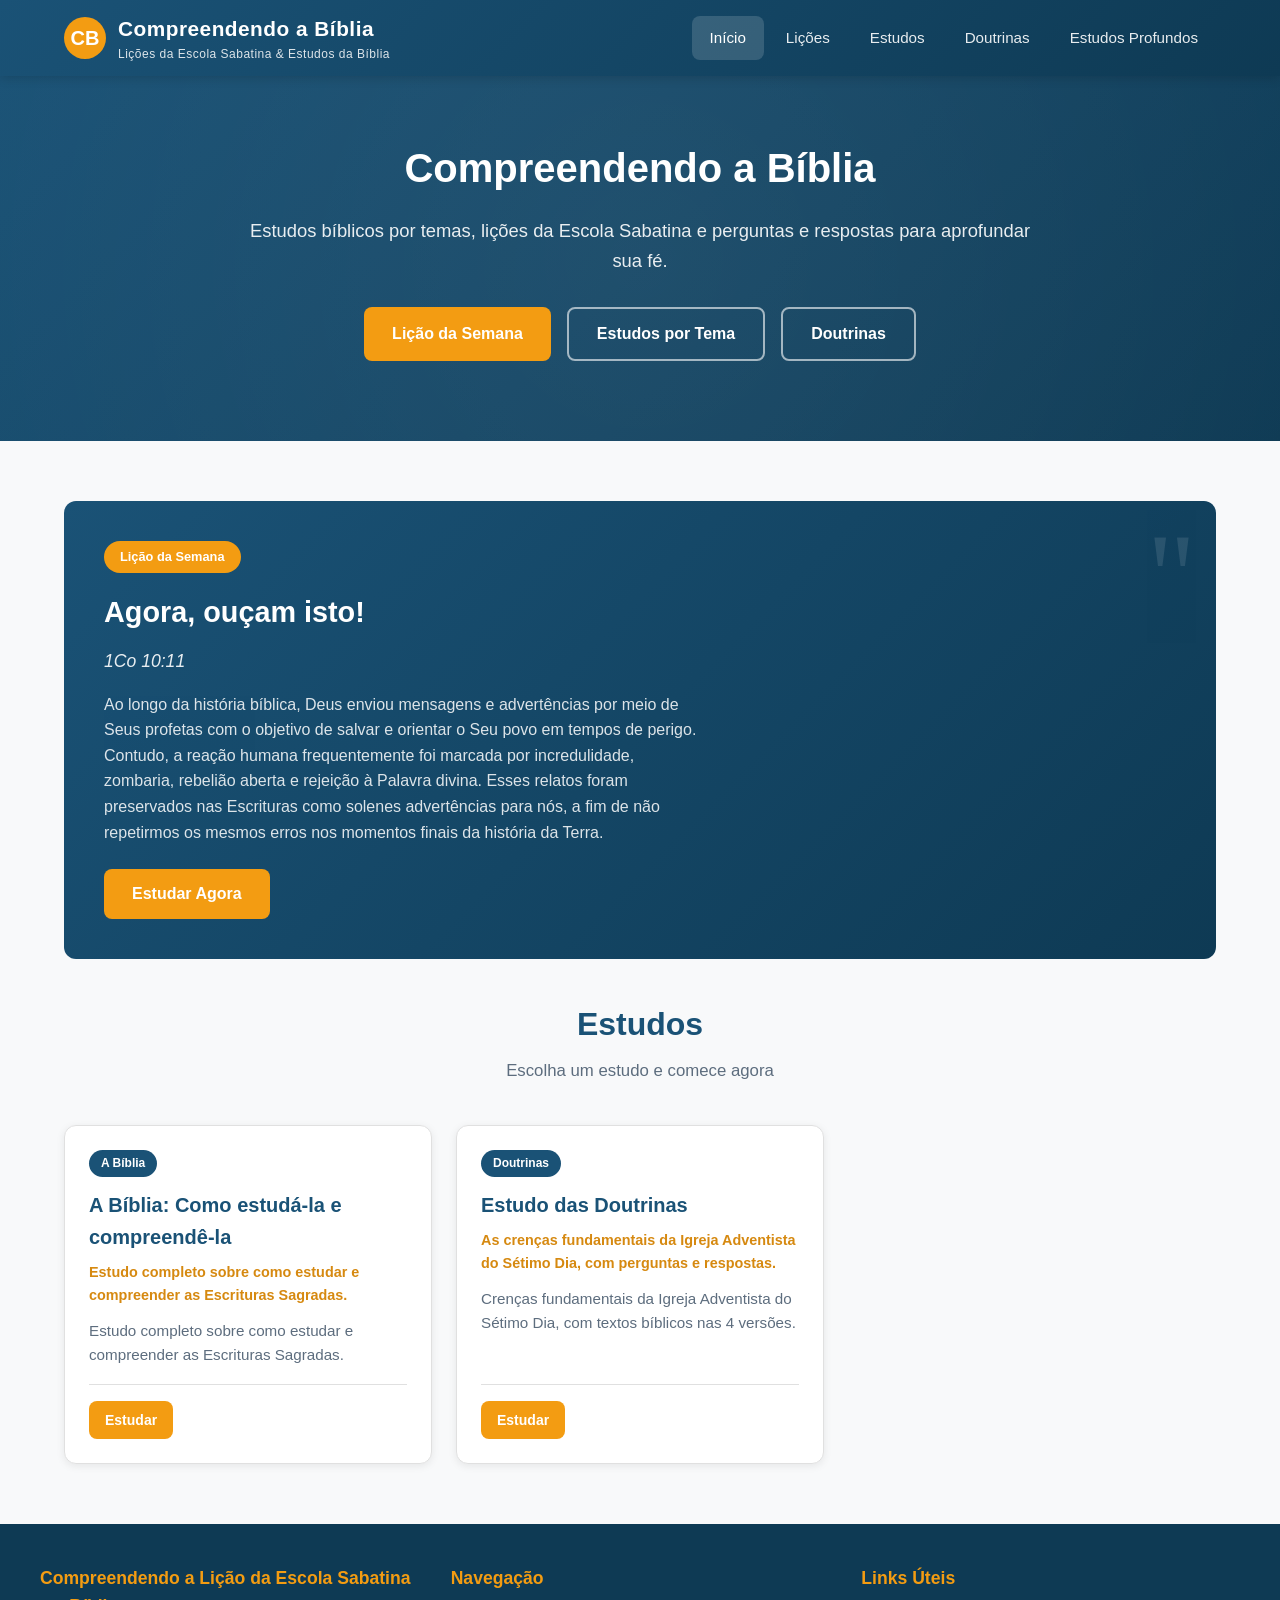
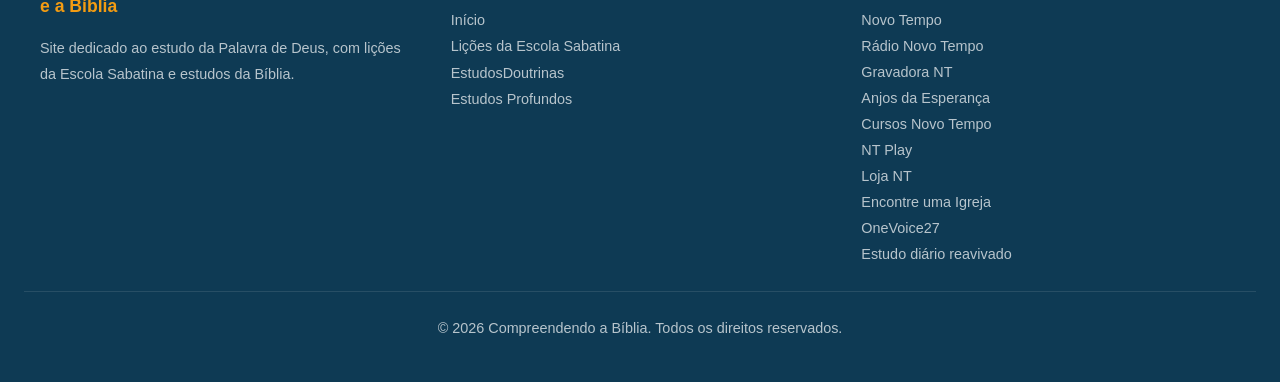
<file: index.html>
<!DOCTYPE html>
<html lang="pt-BR">
<head>
  <meta charset="UTF-8">
  <meta name="viewport" content="width=device-width, initial-scale=1.0">
  <title>Compreendendo a Lição da Escola Sabatina e a Bíblia — Estudos Bíblicos</title>
  <meta name="description" content="Site dedicado ao estudo da Palavra de Deus, com lições da Escola Sabatina e estudos da Bíblia.">
  <link rel="stylesheet" href="css/style.css">
  <link rel="icon" href="data:image/svg+xml,<svg xmlns='http://www.w3.org/2000/svg' viewBox='0 0 100 100'><text y='.9em' font-size='90'>📖</text></svg>">
</head>
<body>
  <header class="header">
    <div class="header-top">
      <a href="index.html" class="logo">
        <div class="logo-icon">CB</div>
        <div class="logo-text">
          Compreendendo a Bíblia
          <span>Lições da Escola Sabatina & Estudos da Bíblia</span>
        </div>
      </a>
      <button class="nav-toggle" id="navToggle" aria-label="Menu">☰</button>
      <nav class="nav" id="nav">
        <a href="index.html" class="active">Início</a>
        <a href="licoes.html">Lições</a>
        <a href="tema-biblia.html">Estudos</a>
        <a href="estudos-profundos.html">Estudos Profundos</a>
      </nav>
    </div>
  </header>

  <main id="app">
    <!-- Conteúdo renderizado via JavaScript -->
  </main>

  <footer class="footer">
    <div class="footer-content">
      <div>
        <h3>Compreendendo a Lição da Escola Sabatina e a Bíblia</h3>
        <p>Site dedicado ao estudo da Palavra de Deus, com lições da Escola Sabatina e estudos da Bíblia.</p>
      </div>
      <div>
        <h3>Navegação</h3>
        <p><a href="index.html">Início</a></p>
        <p><a href="licoes.html">Lições da Escola Sabatina</a></p>
        <a href="tema-biblia.html">Estudos</a>
        <p><a href="estudos-profundos.html">Estudos Profundos</a></p>
      </div>
      <div>
        <h3>Links Úteis</h3>
        <p><a href="https://www.novotempo.com/" target="_blank" rel="noopener">Novo Tempo</a></p>
        <p><a href="https://www.novotempo.com/radio/" target="_blank" rel="noopener">Rádio Novo Tempo</a></p>
        <p><a href="https://www.youtube.com/@GravadoraNT" target="_blank" rel="noopener">Gravadora NT</a></p>
        <p><a href="https://www.anjosdaesperanca.com/" target="_blank" rel="noopener">Anjos da Esperança</a></p>
        <p><a href="https://novotempocursos.com/pt/" target="_blank" rel="noopener">Cursos Novo Tempo</a></p>
        <p><a href="https://www.ntplay.com/home/index.html" target="_blank" rel="noopener">NT Play</a></p>
        <p><a href="https://loja.novotempo.com/" target="_blank" rel="noopener">Loja NT</a></p>
        <p><a href="https://igrejas.adventistas.org/" target="_blank" rel="noopener">Encontre uma Igreja</a></p>
        <p><a href="https://www.adventistas.org/pt/comunicacao/projeto/onevoice27/" target="_blank" rel="noopener">OneVoice27</a></p>
        <p><a href="https://reavivadosporsuapalavra.org/" target="_blank" rel="noopener">Estudo diário reavivado</a></p>
      </div>
    </div>
    <div class="footer-bottom">
      <p>&copy; 2026 Compreendendo a Bíblia. Todos os direitos reservados.</p>
    </div>
  </footer>

  <script src="js/dados/dados-capitulo-1.js"></script>
  <script src="js/dados/dados-capitulo-2.js"></script>
  <script src="js/dados/dados-dotrinas.js"></script>
  <script src="js/data.js"></script>
  <script src="js/data-loader.js"></script>
  <script src="js/app.js"></script>

</body>
</html>
</file>
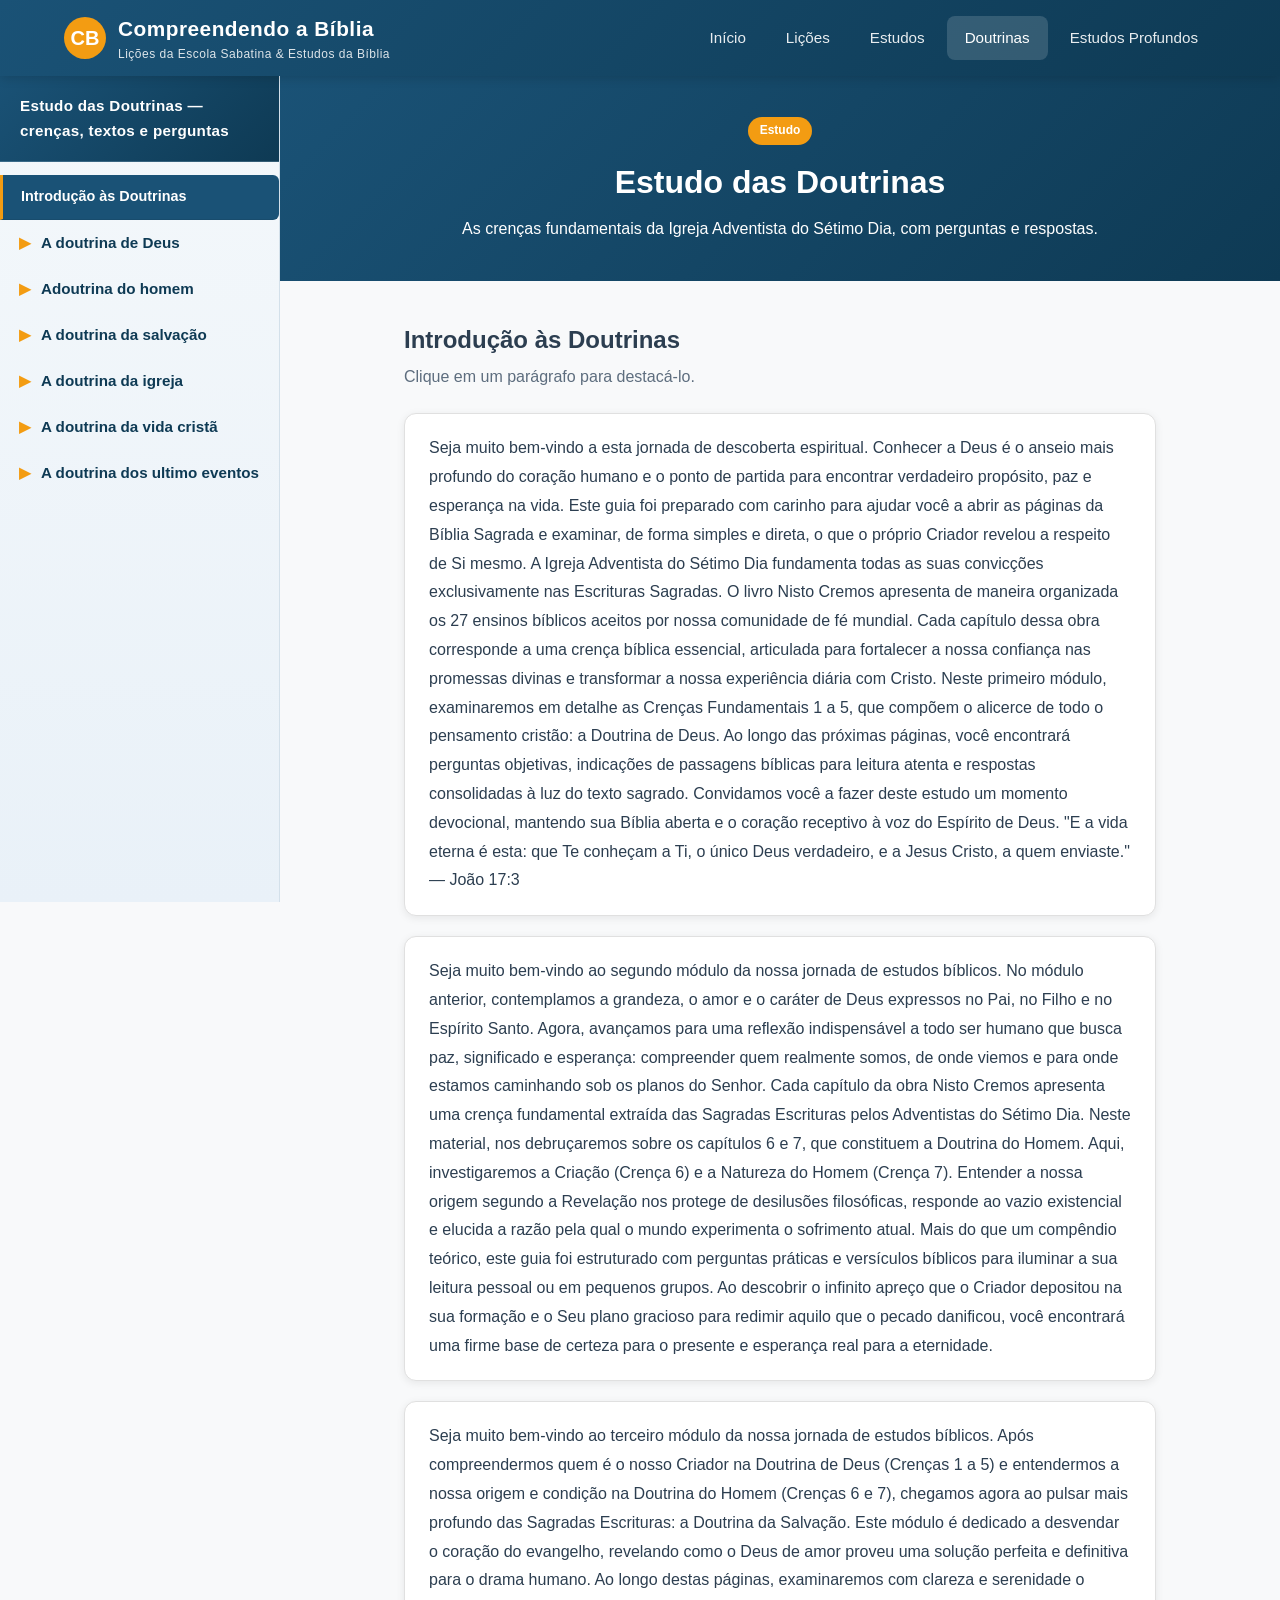
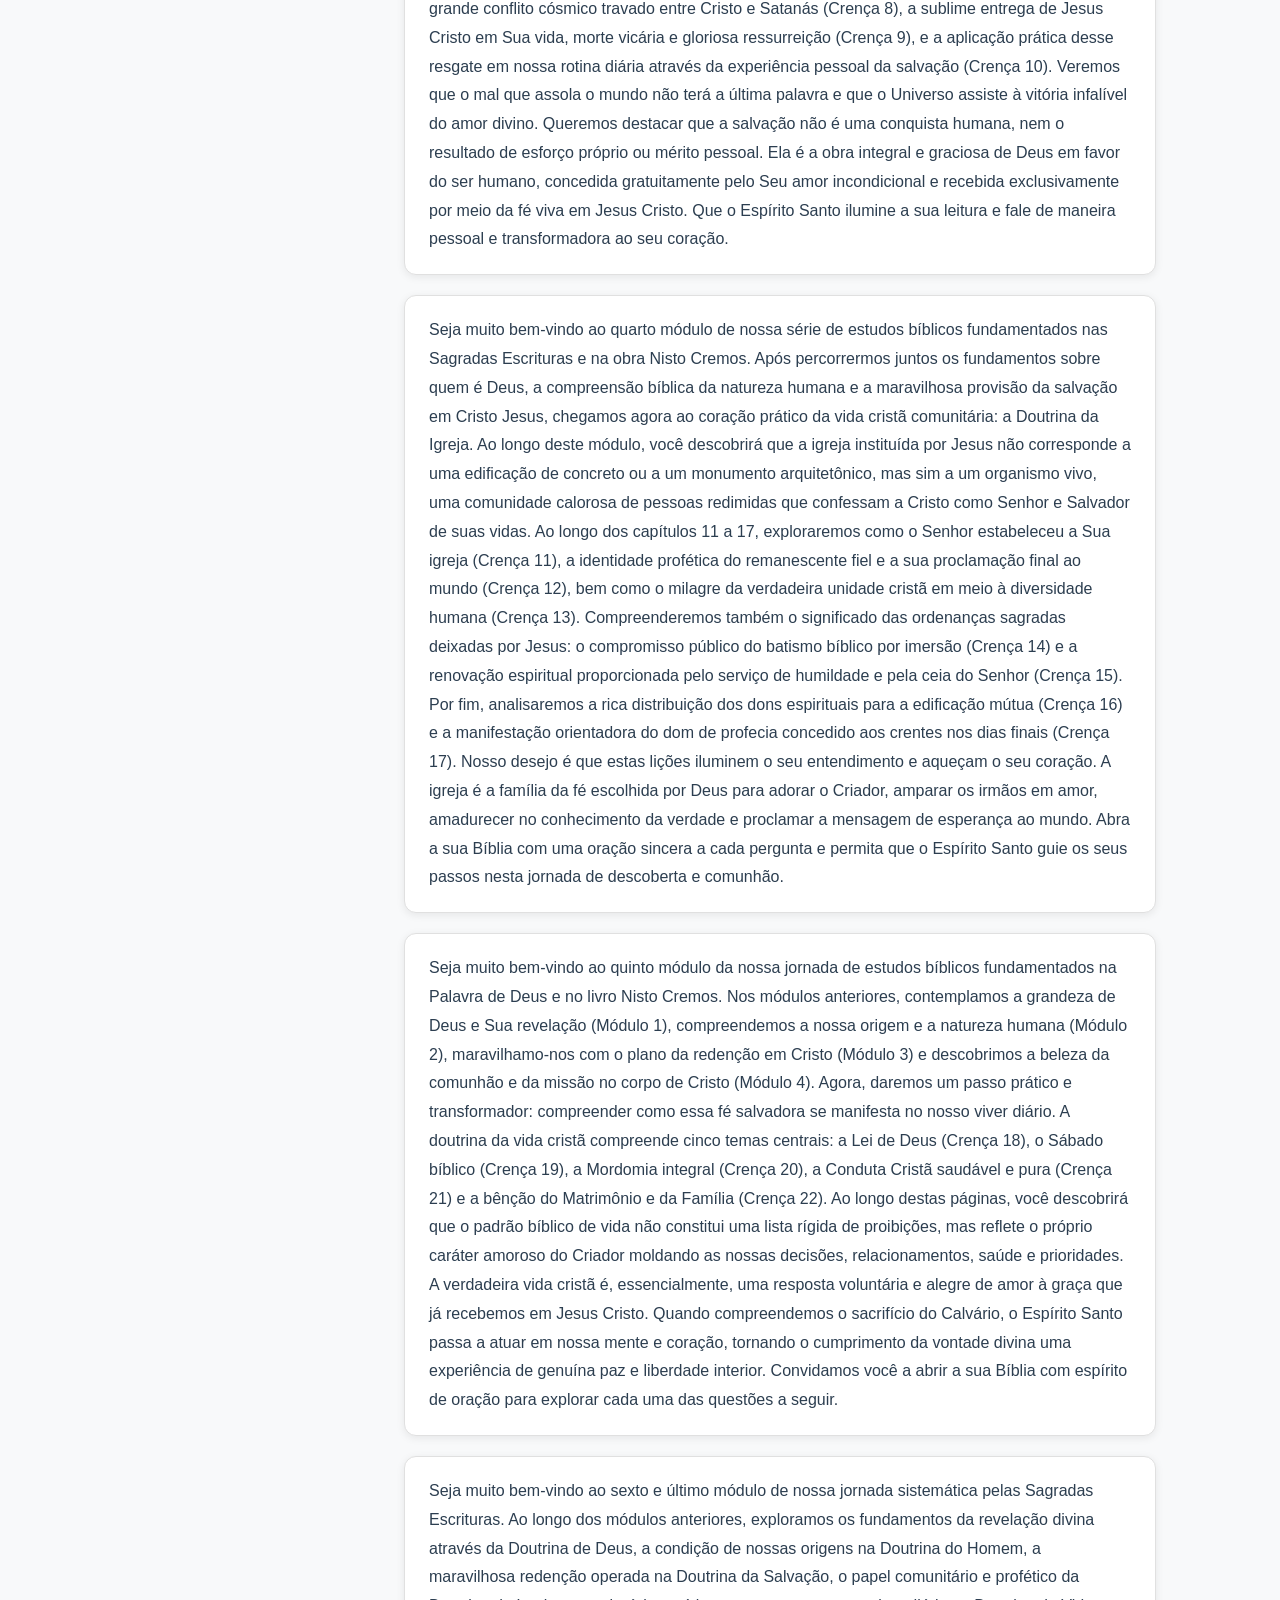
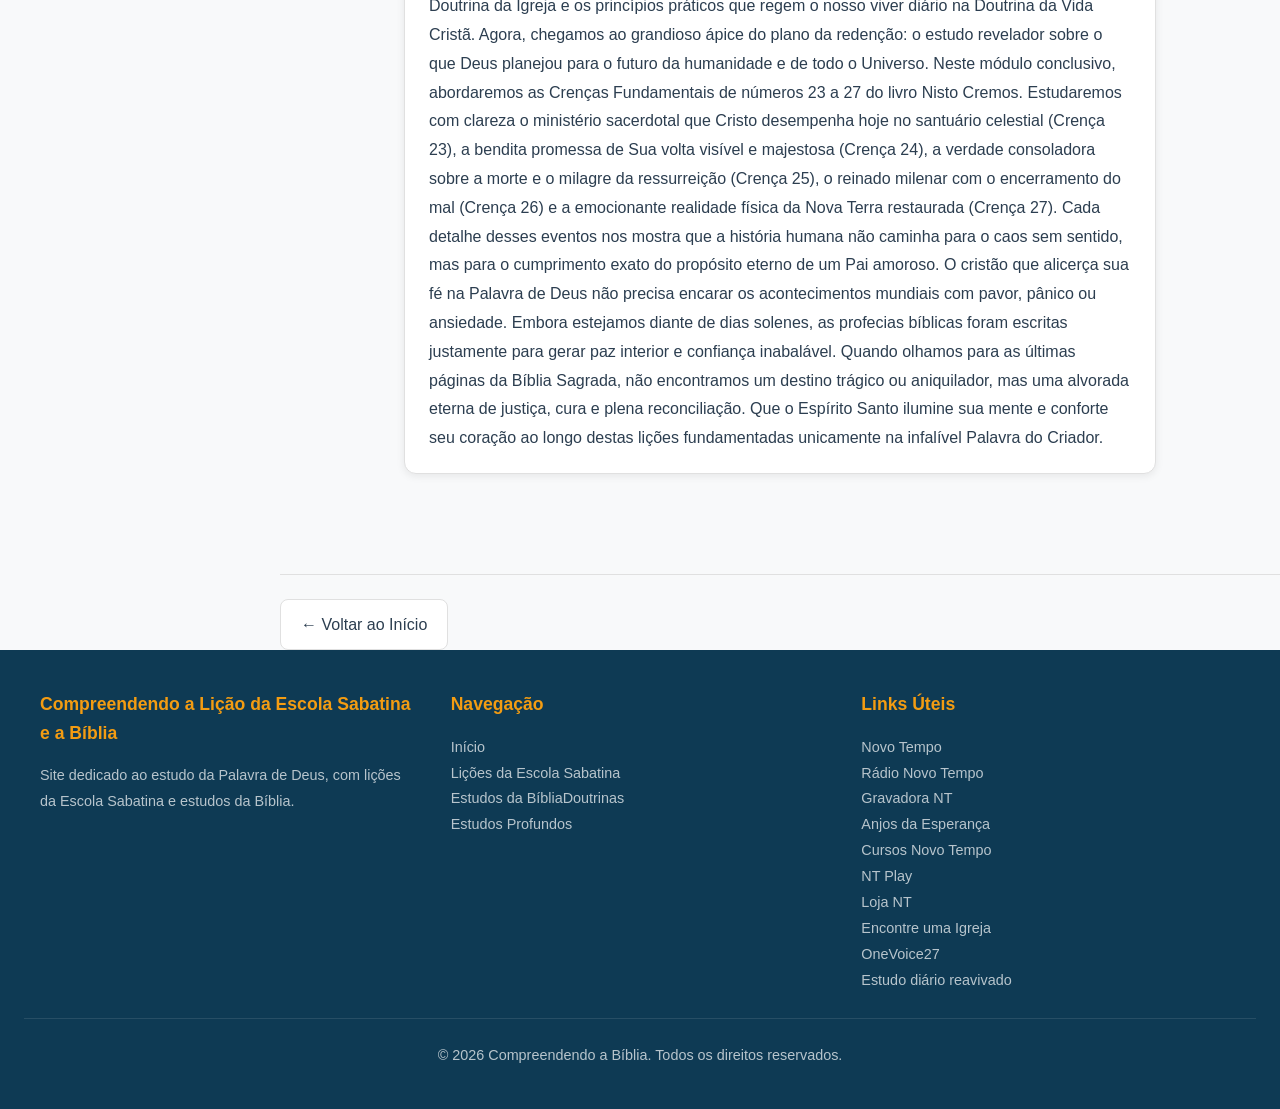
<file: doutrinas.html>
<!DOCTYPE html>
<html lang="pt-BR">
<head>
  <meta charset="UTF-8">
  <meta name="viewport" content="width=device-width, initial-scale=1.0">
  <title>Estudo das Doutrinas — Compreendendo a Lição da Escola Sabatina e a Bíblia</title>
  <meta name="description" content="Estudo das doutrinas fundamentais da Igreja Adventista do Sétimo Dia, com textos bíblicos nas versões NAA, NTLH, NVI e ACF.">
  <link rel="stylesheet" href="css/style.css">
  <link rel="icon" href="data:image/svg+xml,<svg xmlns='http://www.w3.org/2000/svg' viewBox='0 0 100 100'><text y='.9em' font-size='90'>📖</text></svg>">
</head>
<body>
  <header class="header">
    <div class="header-top">
      <a href="index.html" class="logo">
        <div class="logo-icon">CB</div>
        <div class="logo-text">
          Compreendendo a Bíblia
          <span>Lições da Escola Sabatina & Estudos da Bíblia</span>
        </div>
      </a>
      <button class="nav-toggle" id="navToggle" aria-label="Menu">☰</button>
      <nav class="nav" id="nav">
        <a href="index.html">Início</a>
        <a href="licoes.html">Lições</a>
        <a href="tema-biblia.html" class="active">Estudos</a>
        <a href="estudos-profundos.html">Estudos Profundos</a>
      </nav>
    </div>
  </header>

  <div class="tema-container">
    <div class="tema-overlay" id="temaOverlay"></div>
    <!-- Barra de navegação mobile -->
    <div class="tema-nav-mobile" id="temaNavMobile">
      <button class="tema-nav-mobile-btn" onclick="abrirCapitulosMobile()">☰ Doutrinas</button>
      <button class="tema-nav-mobile-btn" onclick="navegarCapitulo(-1)">← Anterior</button>
      <button class="tema-nav-mobile-btn" onclick="navegarCapitulo(1)">Próximo →</button>
    </div>
    <aside class="tema-sidebar" id="temaSidebar">
      <div class="tema-sidebar-header">
        <h3>Estudo das Doutrinas — crenças, textos e perguntas</h3>
        <!--<button class="tema-sidebar-toggle" id="temaSidebarToggle">&#9776;</button> Botão apado e troque o ☰ por &#9776; -->
      </div>
      <nav class="tema-sidebar-nav" id="temaSidebarNav">
        <!-- Links gerados via JavaScript -->
      </nav>
    </aside>
    <main id="app" class="tema-main">
      <!-- Conteúdo renderizado via JavaScript -->
    </main>
  </div>

  <footer class="footer">
    <div class="footer-content">
      <div>
        <h3>Compreendendo a Lição da Escola Sabatina e a Bíblia</h3>
        <p>Site dedicado ao estudo da Palavra de Deus, com lições da Escola Sabatina e estudos da Bíblia.</p>
      </div>
      <div>
        <h3>Navegação</h3>
        <p><a href="index.html">Início</a></p>
        <p><a href="licoes.html">Lições da Escola Sabatina</a></p>
        <p><a href="tema-biblia.html">Estudos da Bíblia</a></p>
        <p><a href="estudos-profundos.html">Estudos Profundos</a></p>
      </div>
      <div>
        <h3>Links Úteis</h3>
        <p><a href="https://www.novotempo.com/" target="_blank" rel="noopener">Novo Tempo</a></p>
        <p><a href="https://www.novotempo.com/radio/" target="_blank" rel="noopener">Rádio Novo Tempo</a></p>
        <p><a href="https://www.youtube.com/@GravadoraNT" target="_blank" rel="noopener">Gravadora NT</a></p>
        <p><a href="https://www.anjosdaesperanca.com/" target="_blank" rel="noopener">Anjos da Esperança</a></p>
        <p><a href="https://novotempocursos.com/pt/" target="_blank" rel="noopener">Cursos Novo Tempo</a></p>
        <p><a href="https://www.ntplay.com/home/index.html" target="_blank" rel="noopener">NT Play</a></p>
        <p><a href="https://loja.novotempo.com/" target="_blank" rel="noopener">Loja NT</a></p>
        <p><a href="https://igrejas.adventistas.org/" target="_blank" rel="noopener">Encontre uma Igreja</a></p>
        <p><a href="https://www.adventistas.org/pt/comunicacao/projeto/onevoice27/" target="_blank" rel="noopener">OneVoice27</a></p>
        <p><a href="https://reavivadosporsuapalavra.org/" target="_blank" rel="noopener">Estudo diário reavivado</a></p>
      </div>
    </div>
    <div class="footer-bottom">
      <p>&copy; 2026 Compreendendo a Bíblia. Todos os direitos reservados.</p>
    </div>
  </footer>

  <script src="js/dados/dados-dotrinas.js"></script>
  <script src="js/data.js"></script>
  <script src="js/data-loader.js"></script>
  <script src="js/app.js"></script>
</body>
</html>
</file>
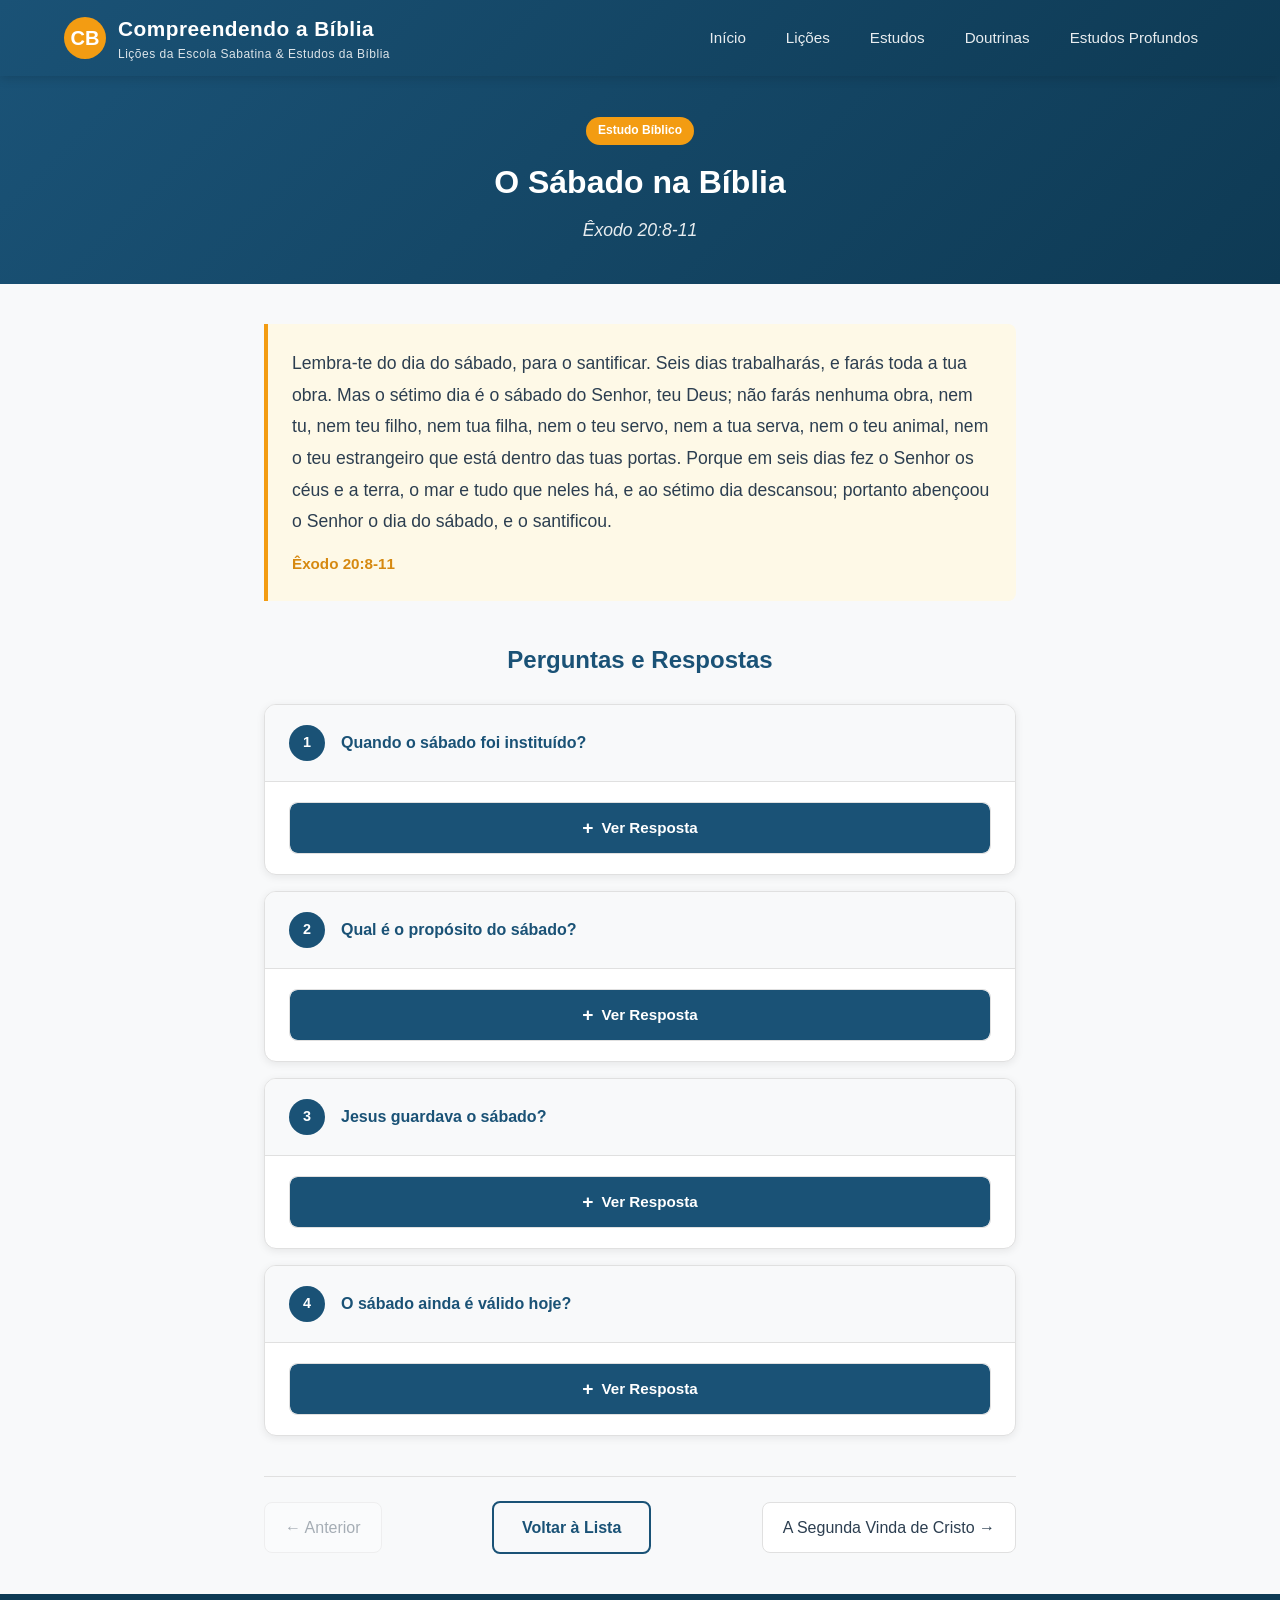
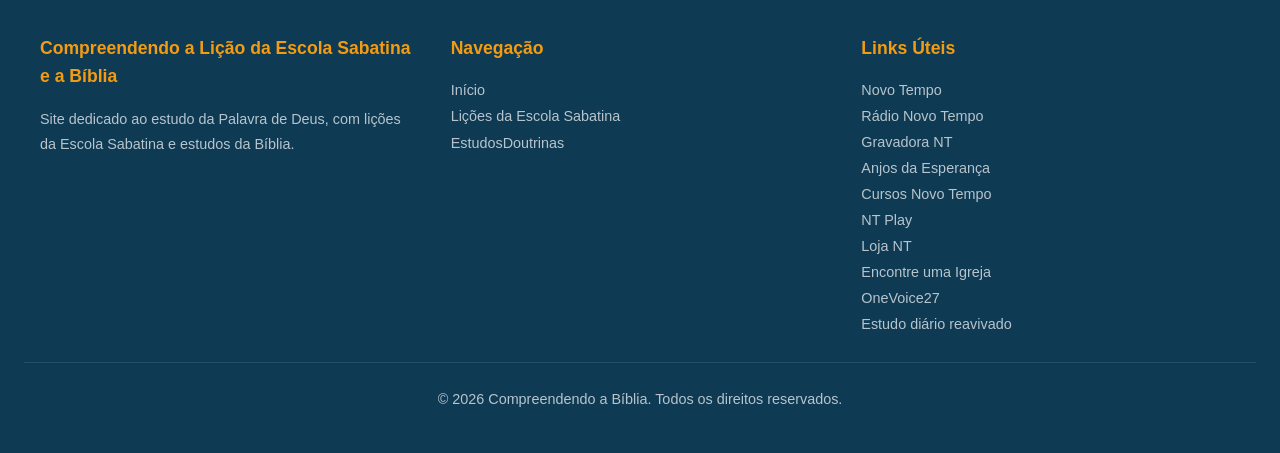
<file: estudo-detalhe.html>
<!-- Estudo Detalhes é a lição de cada semana-->


<!DOCTYPE html>
<html lang="pt-BR">
<head>
  <meta charset="UTF-8">
  <meta name="viewport" content="width=device-width, initial-scale=1.0">
  <title>Estudo Bíblico — Compreendendo a Lição da Escola Sabatina e a Bíblia</title>
  <meta name="description" content="Estudo bíblico detalhado com perguntas e respostas para edificação espiritual.">
  <link rel="stylesheet" href="css/style.css">
  <link rel="icon" href="data:image/svg+xml,<svg xmlns='http://www.w3.org/2000/svg' viewBox='0 0 100 100'><text y='.9em' font-size='90'>📖</text></svg>">
</head>
<body>
  <header class="header">
    <div class="header-top">
      <a href="index.html" class="logo">
        <div class="logo-icon">CB</div>
        <div class="logo-text">
          Compreendendo a Bíblia
          <span>Lições da Escola Sabatina & Estudos da Bíblia</span>
        </div>
      </a>
      <button class="nav-toggle" id="navToggle" aria-label="Menu">☰</button>
      <nav class="nav" id="nav">
        <a href="index.html">Início</a>
        <a href="licoes.html">Lições</a>
        <a href="tema-biblia.html">Estudos</a>
        <a href="estudos-profundos.html">Estudos Profundos</a>
      </nav>
    </div>
  </header>

  <main id="app">
    <!-- Conteúdo renderizado via JavaScript -->
  </main>

  <footer class="footer">
    <div class="footer-content">
      <div>
        <h3>Compreendendo a Lição da Escola Sabatina e a Bíblia</h3>
        <p>Site dedicado ao estudo da Palavra de Deus, com lições da Escola Sabatina e estudos da Bíblia.</p>
      </div>
      <div>
        <h3>Navegação</h3>
        <p><a href="index.html">Início</a></p>
        <p><a href="licoes.html">Lições da Escola Sabatina</a></p>
        <a href="tema-biblia.html">Estudos</a>
      </div>
      <div>
        <h3>Links Úteis</h3>
        <p><a href="https://www.novotempo.com/" target="_blank" rel="noopener">Novo Tempo</a></p>
        <p><a href="https://www.novotempo.com/radio/" target="_blank" rel="noopener">Rádio Novo Tempo</a></p>
        <p><a href="https://www.youtube.com/@GravadoraNT" target="_blank" rel="noopener">Gravadora NT</a></p>
        <p><a href="https://www.anjosdaesperanca.com/" target="_blank" rel="noopener">Anjos da Esperança</a></p>
        <p><a href="https://novotempocursos.com/pt/" target="_blank" rel="noopener">Cursos Novo Tempo</a></p>
        <p><a href="https://www.ntplay.com/home/index.html" target="_blank" rel="noopener">NT Play</a></p>
        <p><a href="https://loja.novotempo.com/" target="_blank" rel="noopener">Loja NT</a></p>
        <p><a href="https://igrejas.adventistas.org/" target="_blank" rel="noopener">Encontre uma Igreja</a></p>
        <p><a href="https://www.adventistas.org/pt/comunicacao/projeto/onevoice27/" target="_blank" rel="noopener">OneVoice27</a></p>
        <p><a href="https://reavivadosporsuapalavra.org/" target="_blank" rel="noopener">Estudo diário reavivado</a></p>
      </div>
    </div>
    <div class="footer-bottom">
      <p>&copy; 2026 Compreendendo a Bíblia. Todos os direitos reservados.</p>
    </div>
  </footer>

  <script src="js/dados/dados-capitulo-1.js"></script>
  <script src="js/dados/dados-capitulo-2.js"></script>
  <script src="js/data.js"></script>
  <script src="js/data-loader.js"></script>
  <script src="js/app.js"></script>

</body>
</html>
</file>
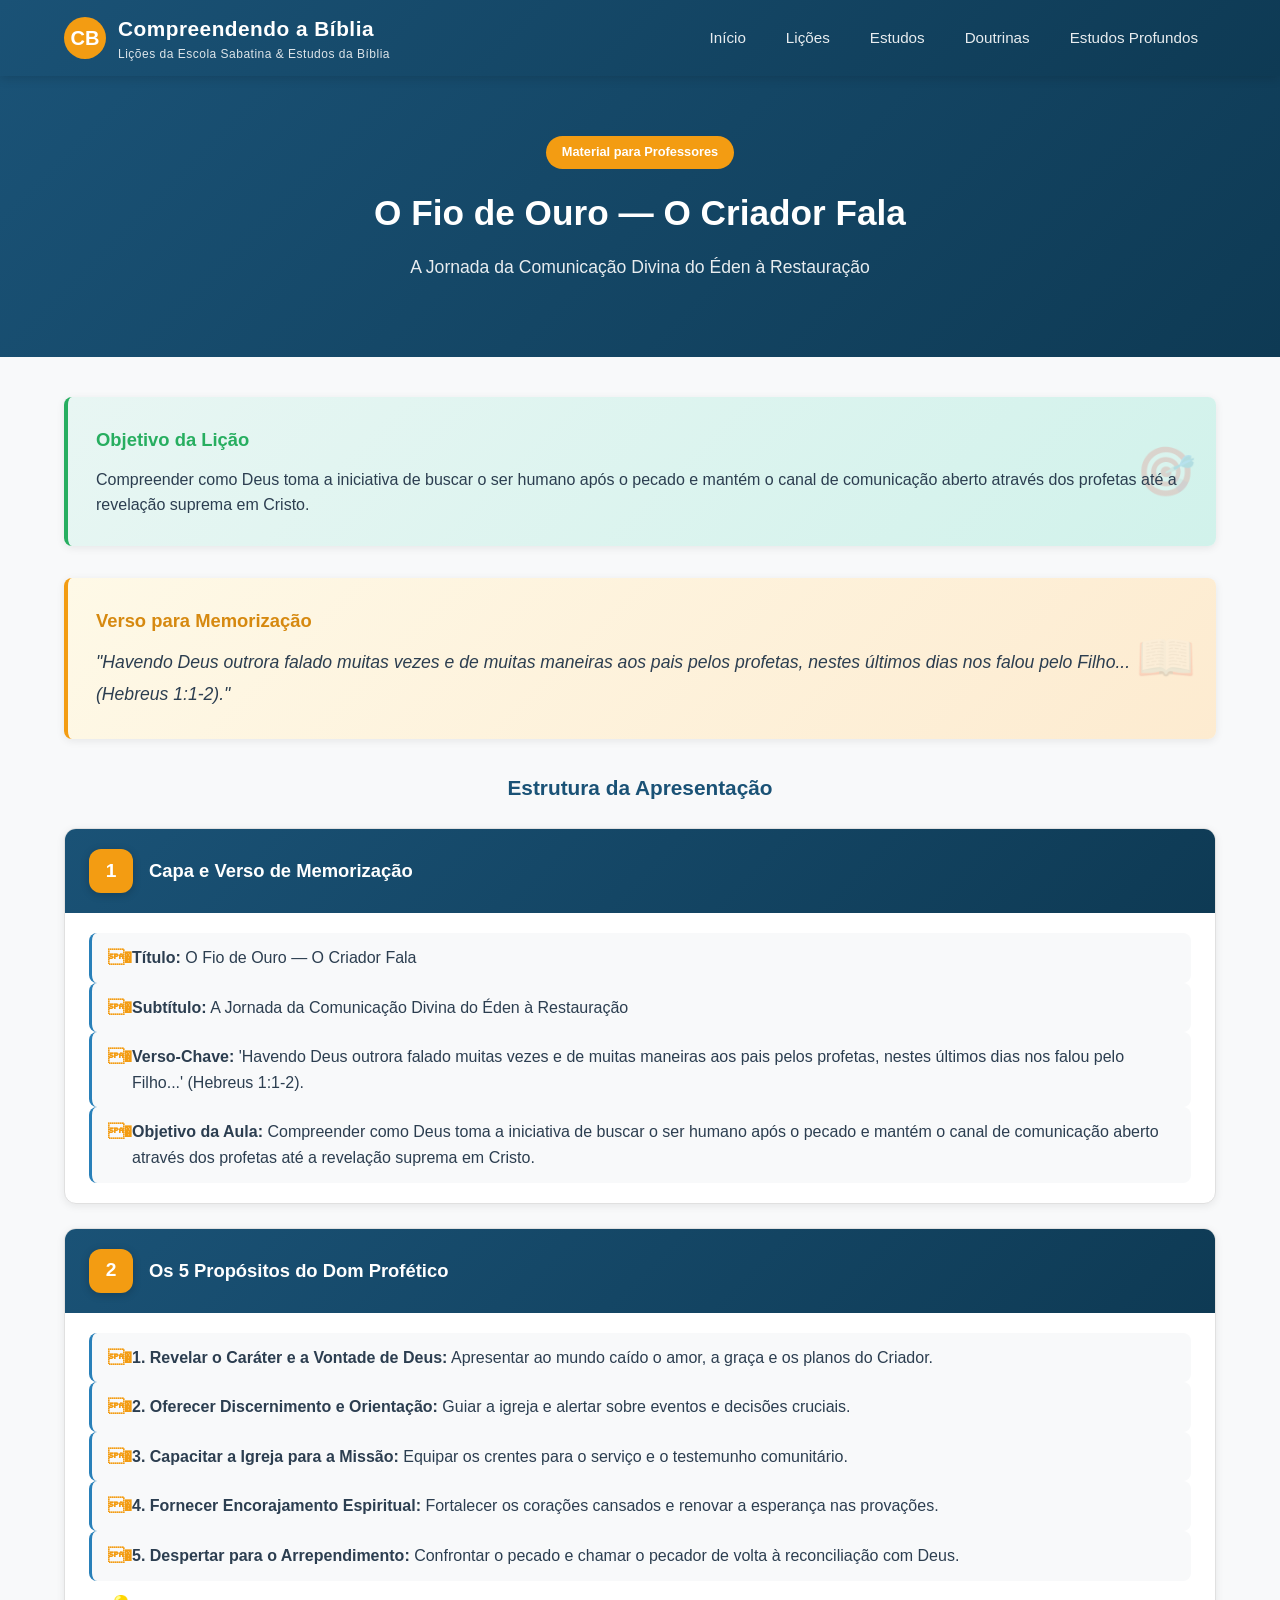
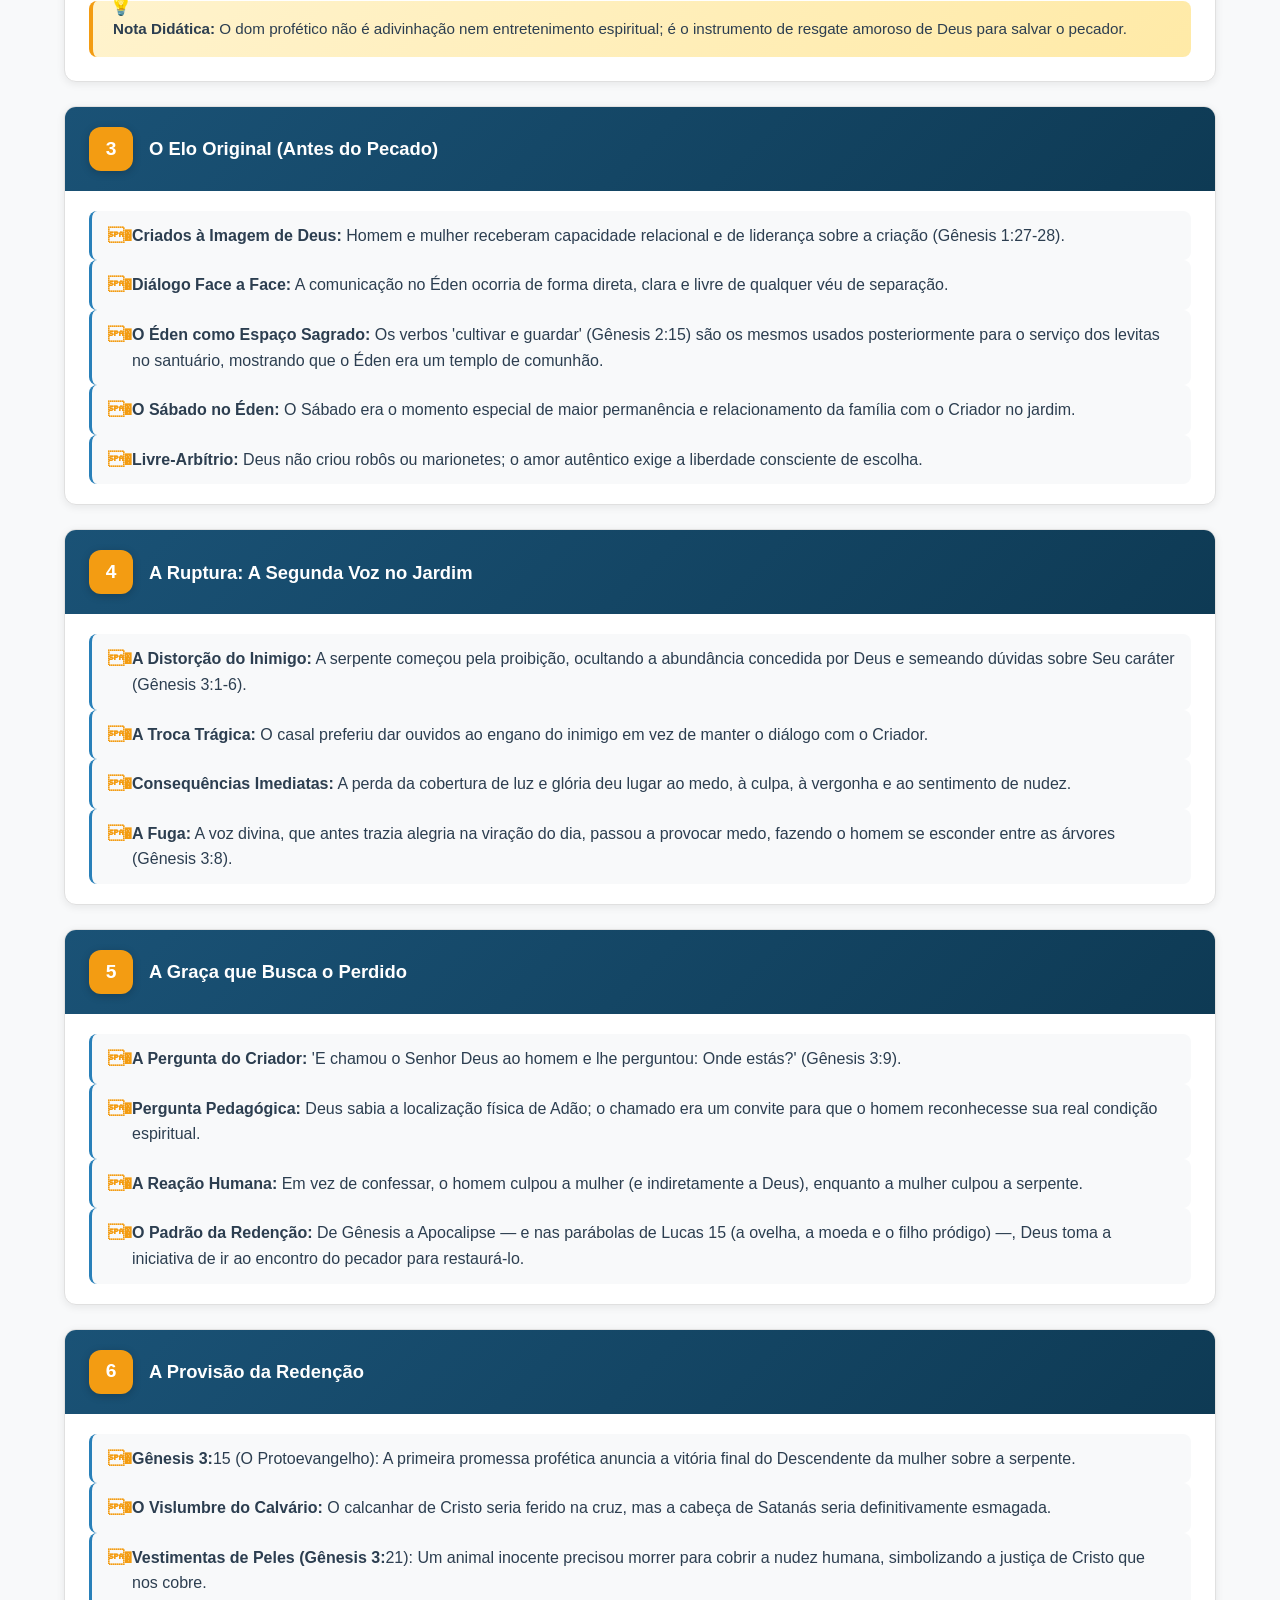
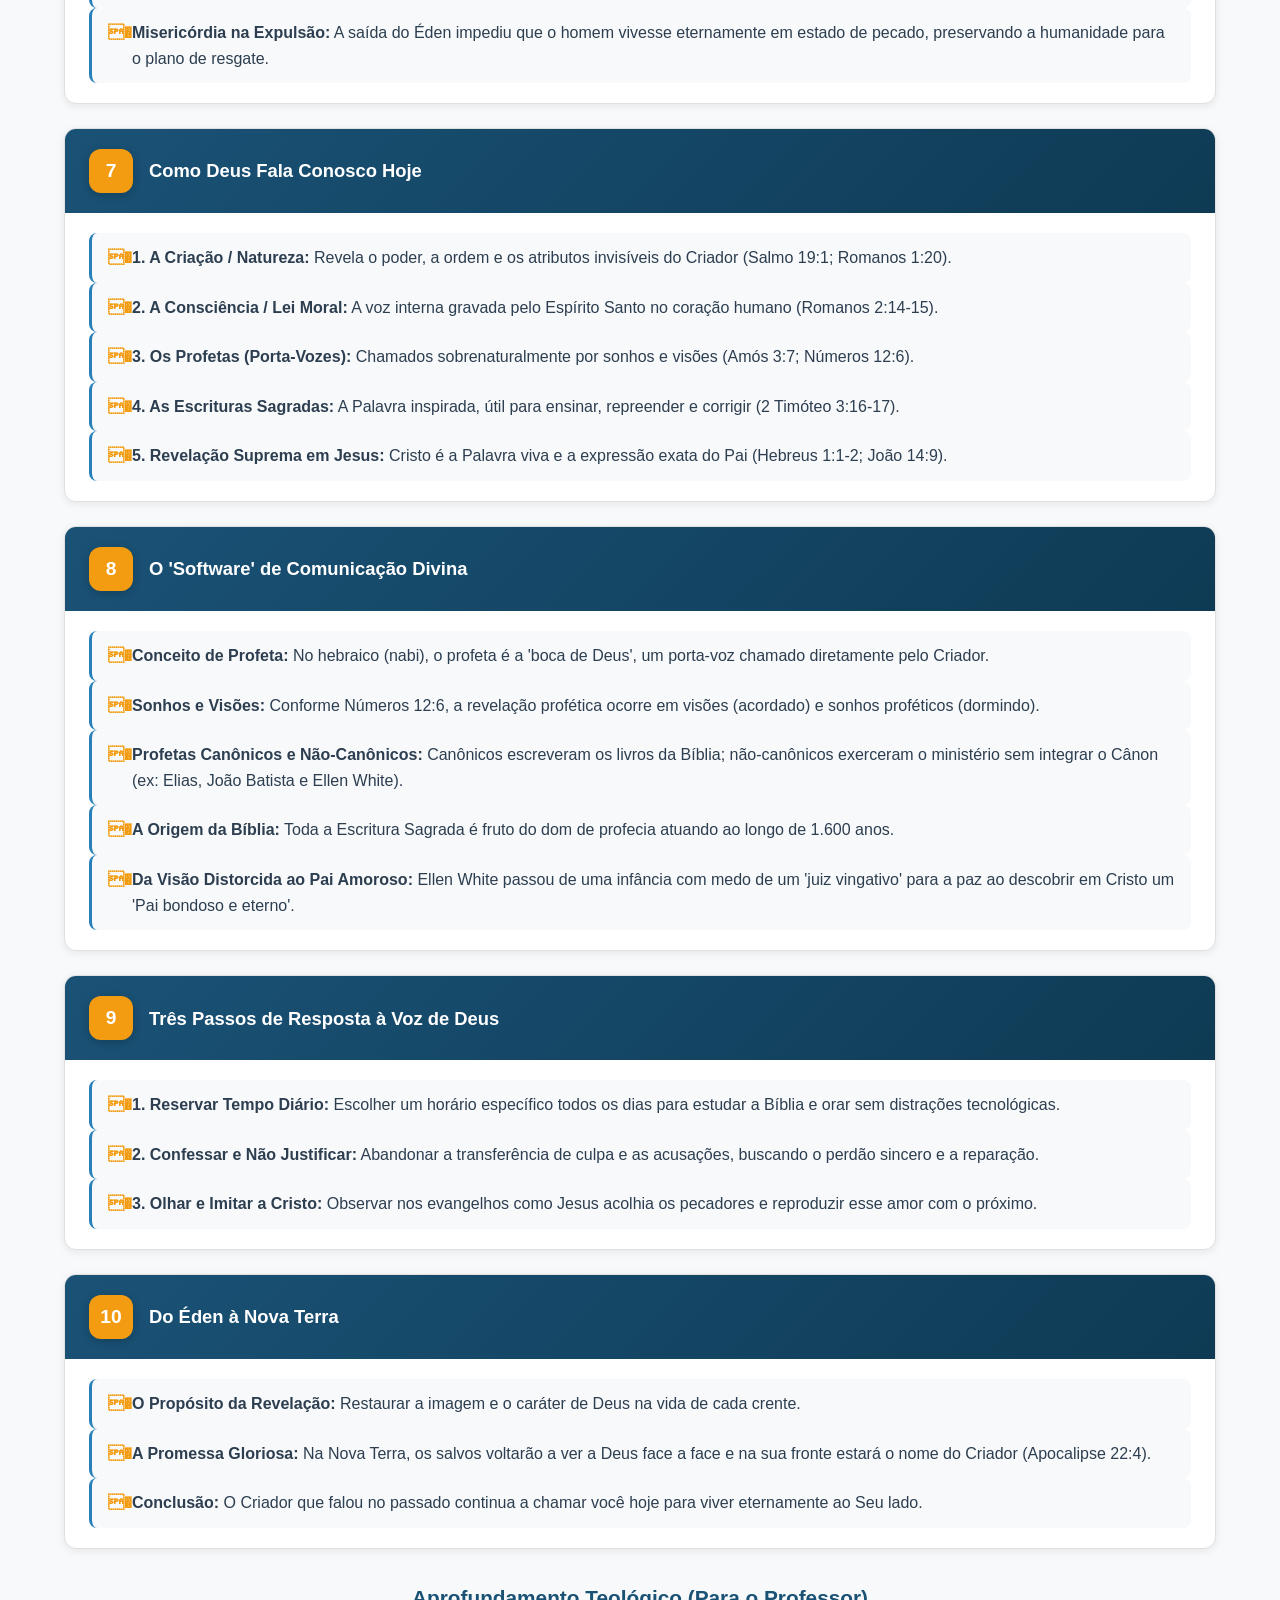
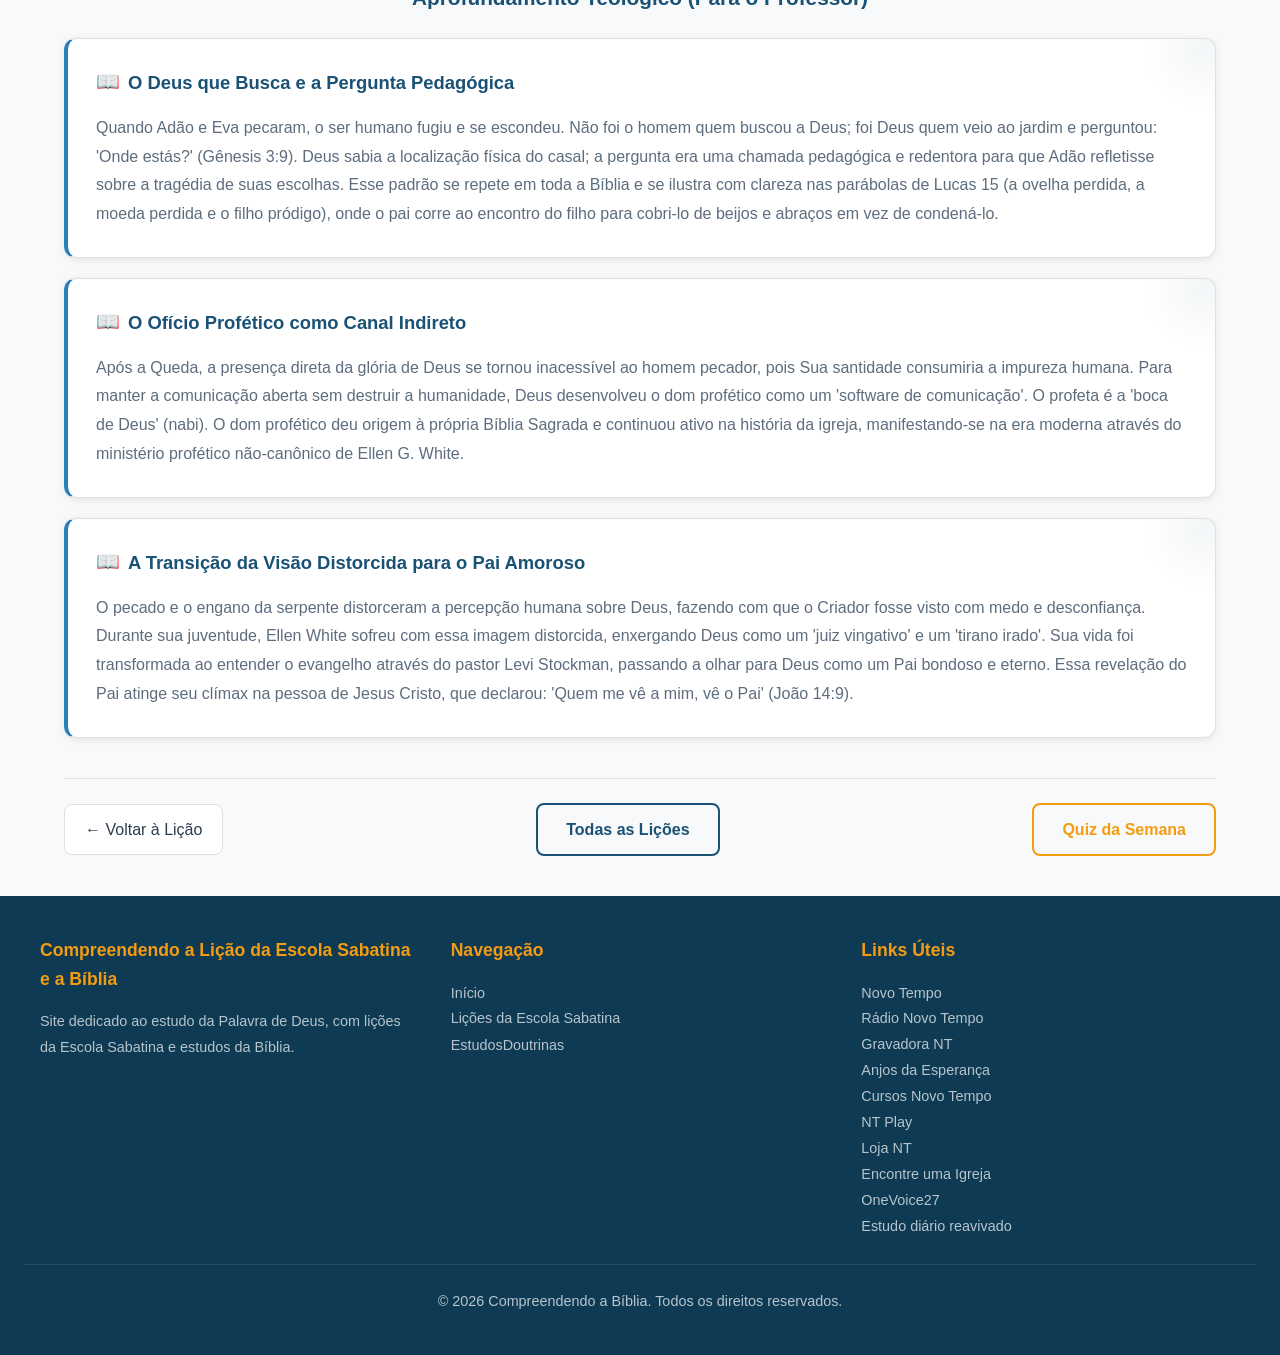
<file: estudo-professor.html>
<!-- estudo-professor.html é o comentario da lição de cada semana-->

<!DOCTYPE html>
<html lang="pt-BR">
<head>
  <meta charset="UTF-8">
  <meta name="viewport" content="width=device-width, initial-scale=1.0">
  <title>Estudo para Professores — Compreendendo a Lição da Escola Sabatina e a Bíblia</title>
  <meta name="description" content="Estudo completo para professores da Escola Sabatina com orientações pedagógicas e slides.">
  <link rel="stylesheet" href="css/style.css">
  <link rel="icon" href="data:image/svg+xml,<svg xmlns='http://www.w3.org/2000/svg' viewBox='0 0 100 100'><text y='.9em' font-size='90'>📖</text></svg>">
</head>
<body>
  <header class="header">
    <div class="header-top">
      <a href="index.html" class="logo">
        <div class="logo-icon">CB</div>
        <div class="logo-text">
          Compreendendo a Bíblia
          <span>Lições da Escola Sabatina & Estudos da Bíblia</span>
        </div>
      </a>
      <button class="nav-toggle" id="navToggle" aria-label="Menu">☰</button>
      <nav class="nav" id="nav">
        <a href="index.html">Início</a>
        <a href="licoes.html">Lições</a>
        <a href="tema-biblia.html">Estudos</a>
        <a href="estudos-profundos.html">Estudos Profundos</a>
      </nav>
    </div>
  </header>

  <main id="app">
    <!-- Conteúdo renderizado via JavaScript -->
  </main>

  <footer class="footer">
    <div class="footer-content">
      <div>
        <h3>Compreendendo a Lição da Escola Sabatina e a Bíblia</h3>
        <p>Site dedicado ao estudo da Palavra de Deus, com lições da Escola Sabatina e estudos da Bíblia.</p>
      </div>
      <div>
        <h3>Navegação</h3>
        <p><a href="index.html">Início</a></p>
        <p><a href="licoes.html">Lições da Escola Sabatina</a></p>
        <a href="tema-biblia.html">Estudos</a>
      </div>
      <div>
        <h3>Links Úteis</h3>
        <p><a href="https://www.novotempo.com/" target="_blank" rel="noopener">Novo Tempo</a></p>
        <p><a href="https://www.novotempo.com/radio/" target="_blank" rel="noopener">Rádio Novo Tempo</a></p>
        <p><a href="https://www.youtube.com/@GravadoraNT" target="_blank" rel="noopener">Gravadora NT</a></p>
        <p><a href="https://www.anjosdaesperanca.com/" target="_blank" rel="noopener">Anjos da Esperança</a></p>
        <p><a href="https://novotempocursos.com/pt/" target="_blank" rel="noopener">Cursos Novo Tempo</a></p>
        <p><a href="https://www.ntplay.com/home/index.html" target="_blank" rel="noopener">NT Play</a></p>
        <p><a href="https://loja.novotempo.com/" target="_blank" rel="noopener">Loja NT</a></p>
        <p><a href="https://igrejas.adventistas.org/" target="_blank" rel="noopener">Encontre uma Igreja</a></p>
        <p><a href="https://www.adventistas.org/pt/comunicacao/projeto/onevoice27/" target="_blank" rel="noopener">OneVoice27</a></p>
        <p><a href="https://reavivadosporsuapalavra.org/" target="_blank" rel="noopener">Estudo diário reavivado</a></p>
      </div>
    </div>
    <div class="footer-bottom">
      <p>&copy; 2026 Compreendendo a Bíblia. Todos os direitos reservados.</p>
    </div>
  </footer>

  <script src="js/dados/dados-capitulo-1.js"></script>
  <script src="js/dados/dados-capitulo-2.js"></script>
  <script src="js/data.js"></script>
  <script src="js/data-loader.js"></script>
  <script src="js/app.js"></script>

</body>
</html>
</file>
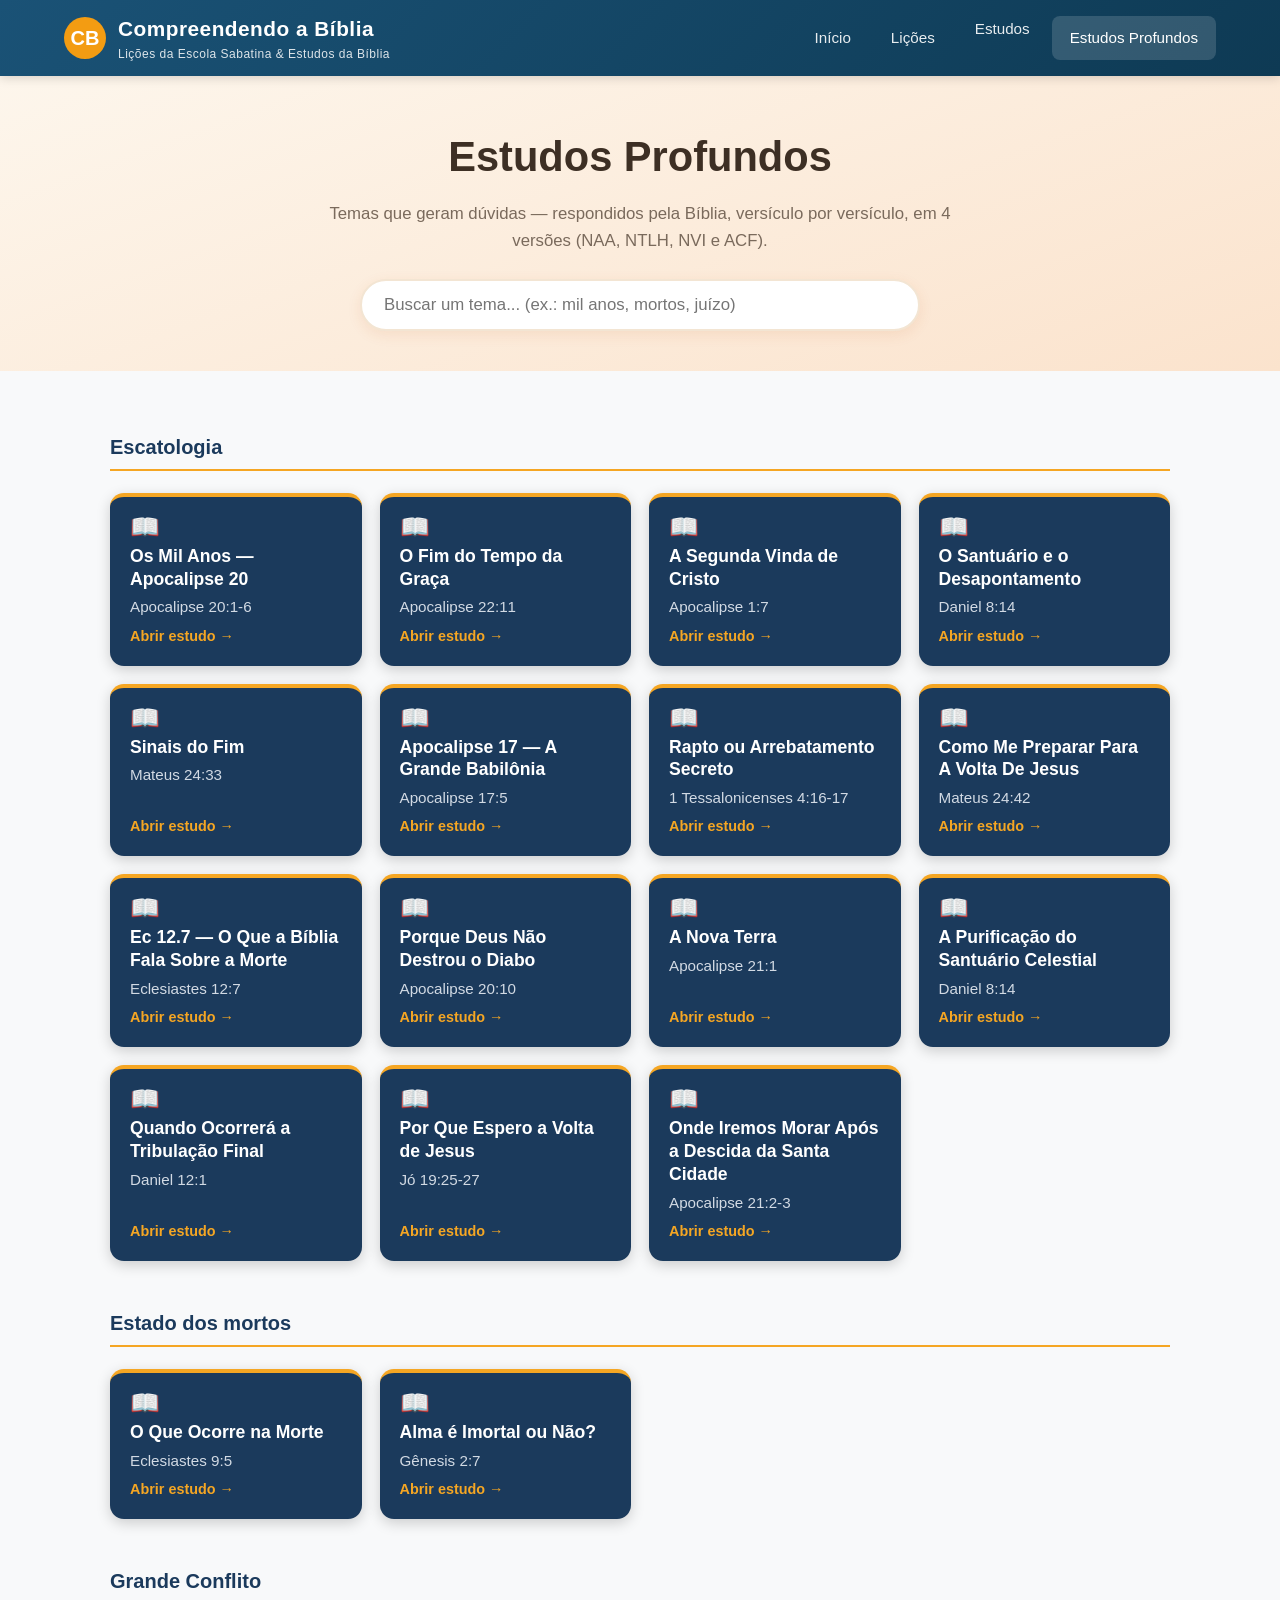
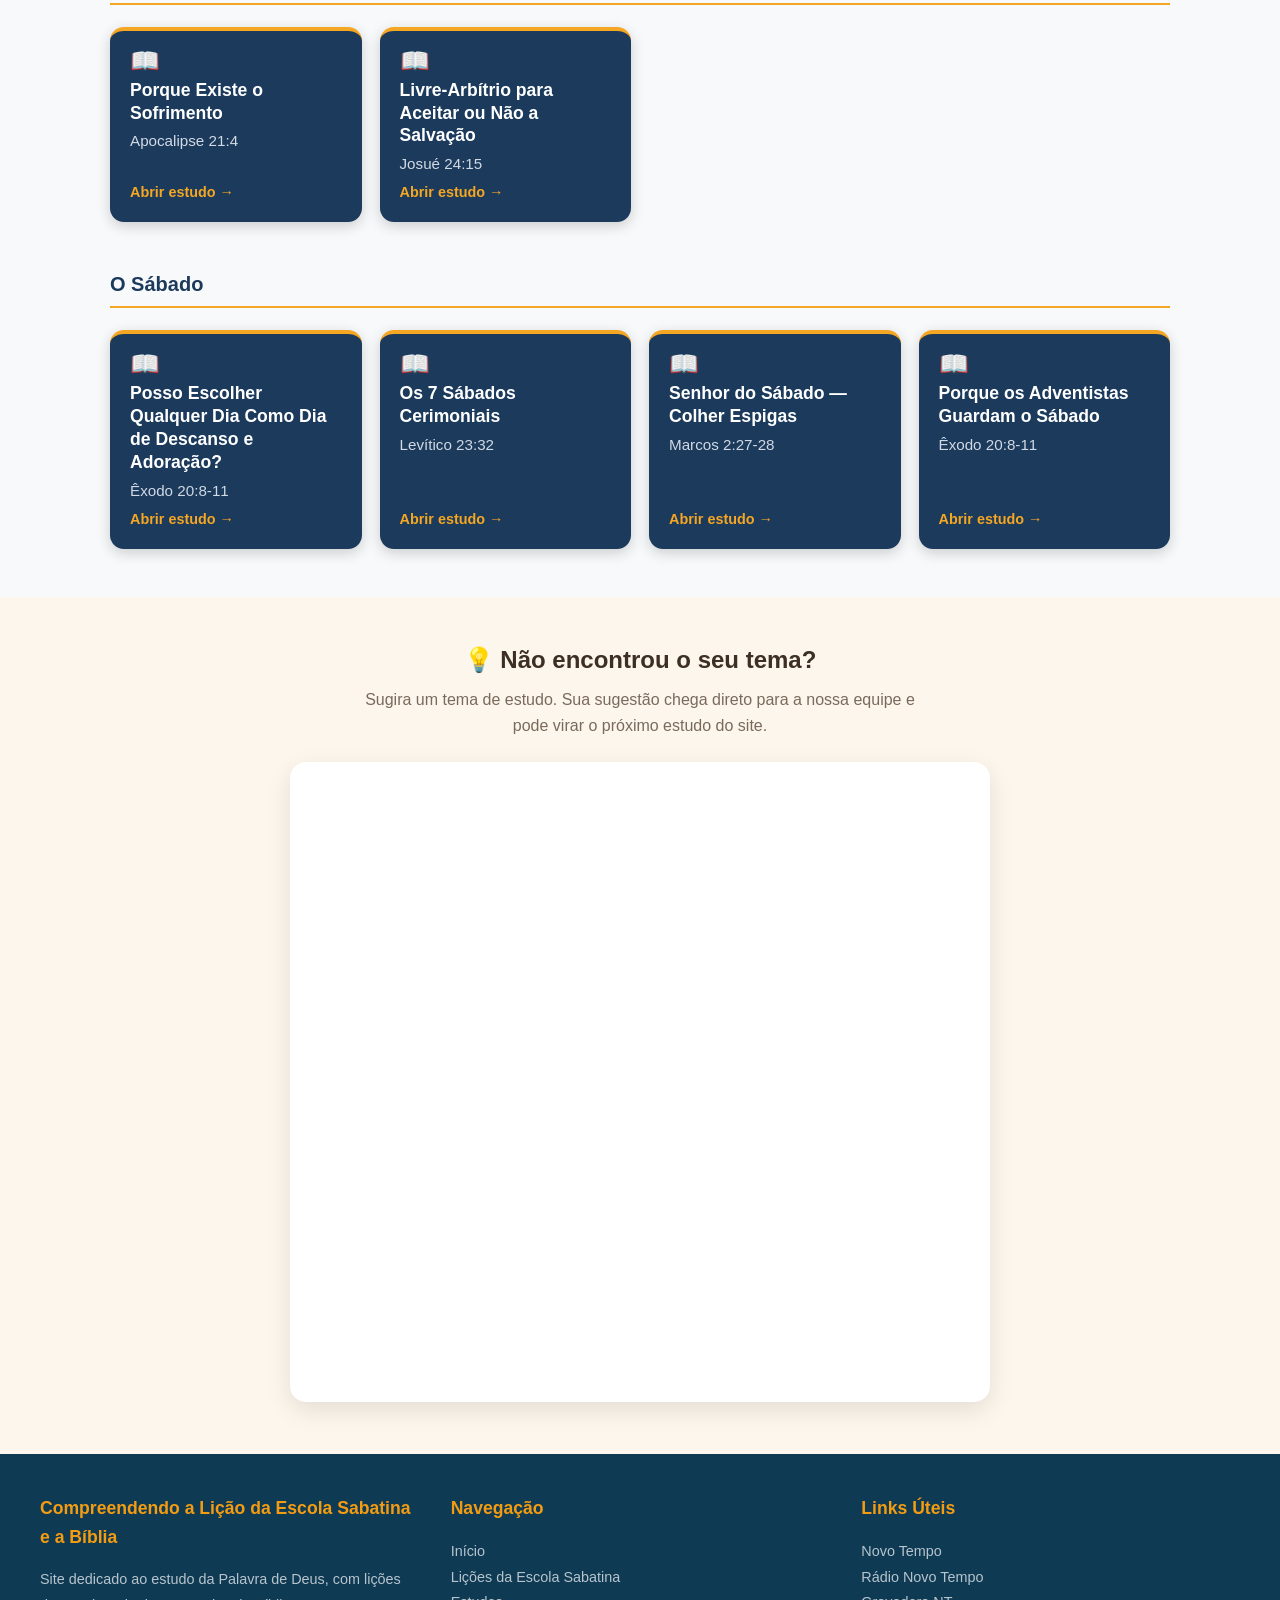
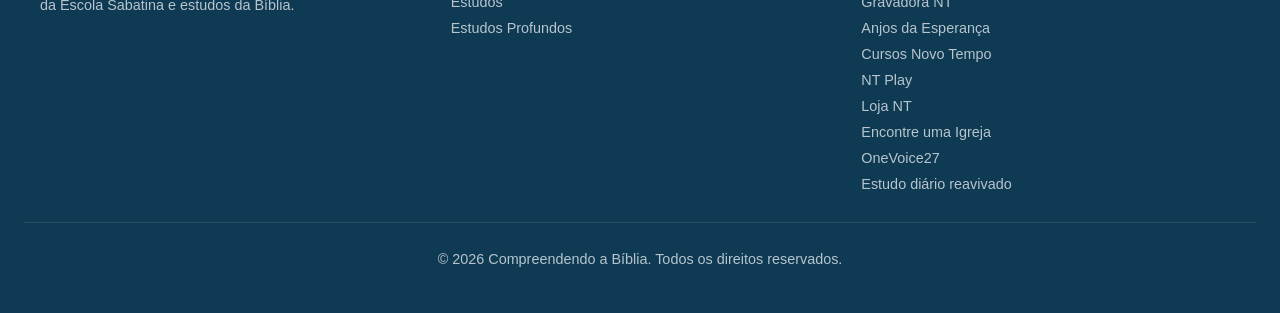
<file: estudos-profundos.html>
<!DOCTYPE html>
<html lang="pt-BR">
<head>
  <meta charset="UTF-8">
  <meta name="viewport" content="width=device-width, initial-scale=1.0">
  <title>Estudos Profundos — Compreendendo a Bíblia</title>
  <meta name="description" content="Estudos bíblicos profundos sobre temas que geram dúvidas: mil anos, sinais do fim, segunda vinda, estado dos mortos, santuário e juízo. Com textos em 4 versões.">
  <link rel="stylesheet" href="css/style.css">
  <link rel="stylesheet" href="css/estudos.css">
  <link rel="stylesheet" href="css/cards-estudos.css">
  <link rel="icon" href="data:image/svg+xml,<svg xmlns='http://www.w3.org/2000/svg' viewBox='0 0 100 100'><text y='.9em' font-size='90'>📖</text></svg>">
</head>
<body>
  <header class="header">
    <div class="header-top">
      <a href="index.html" class="logo">
        <div class="logo-icon">CB</div>
        <div class="logo-text">
          Compreendendo a Bíblia
          <span>Lições da Escola Sabatina & Estudos da Bíblia</span>
        </div>
      </a>
      <button class="nav-toggle" id="navToggle" aria-label="Menu">☰</button>
      <nav class="nav" id="nav">
        <a href="index.html">Início</a>
        <a href="licoes.html">Lições</a>
        <p><a href="tema-biblia.html">Estudos</a></p>
        <a href="estudos-profundos.html" class="active">Estudos Profundos</a>
      </nav>
    </div>
  </header>

  <main id="app">
    <section class="ep-hero">
      <h1>Estudos Profundos</h1>
      <p>Temas que geram dúvidas — respondidos pela Bíblia, versículo por versículo, em 4 versões (NAA, NTLH, NVI e ACF).</p>
      <div class="ep-busca">
        <input type="search" id="epBusca" placeholder="Buscar um tema... (ex.: mil anos, mortos, juízo)" autocomplete="off">
      </div>
    </section>

    <div class="ep-main">
      <div class="ep-grid" id="epGrid"></div>
      <p class="ep-vazio" id="epVazio" hidden>Nenhum tema encontrado com essa busca. 😊<br>Que tal sugerir esse tema no formulário abaixo?</p>
    </div>

    <section class="ep-form-section" id="sugestao">
      <h2>💡 Não encontrou o seu tema?</h2>
      <p>Sugira um tema de estudo. Sua sugestão chega direto para a nossa equipe e pode virar o próximo estudo do site.</p>
      <div class="ep-form-wrap">
        <iframe src="https://docs.google.com/forms/d/e/1FAIpQLSei2r3zlX6Eqt1eH175PmhJSAMgJzg4NcQwk0MaGoIwT6VBbQ/viewform?embedded=true" width="100%" height="620" frameborder="0" marginheight="0" marginwidth="0">Carregando…</iframe>
      </div>
    </section>
  </main>

  <footer class="footer">
    <div class="footer-content">
      <div>
        <h3>Compreendendo a Lição da Escola Sabatina e a Bíblia</h3>
        <p>Site dedicado ao estudo da Palavra de Deus, com lições da Escola Sabatina e estudos da Bíblia.</p>
      </div>
      <div>
        <h3>Navegação</h3>
        <p><a href="index.html">Início</a></p>
        <p><a href="licoes.html">Lições da Escola Sabatina</a></p>
        <p><a href="tema-biblia.html">Estudos</a></p>
        <p><a href="estudos-profundos.html">Estudos Profundos</a></p>
      </div>
      <div>
        <h3>Links Úteis</h3>
        <p><a href="https://www.novotempo.com/" target="_blank" rel="noopener">Novo Tempo</a></p>
        <p><a href="https://www.novotempo.com/radio/" target="_blank" rel="noopener">Rádio Novo Tempo</a></p>
        <p><a href="https://www.youtube.com/@GravadoraNT" target="_blank" rel="noopener">Gravadora NT</a></p>
        <p><a href="https://www.anjosdaesperanca.com/" target="_blank" rel="noopener">Anjos da Esperança</a></p>
        <p><a href="https://novotempocursos.com/pt/" target="_blank" rel="noopener">Cursos Novo Tempo</a></p>
        <p><a href="https://www.ntplay.com/home/index.html" target="_blank" rel="noopener">NT Play</a></p>
        <p><a href="https://loja.novotempo.com/" target="_blank" rel="noopener">Loja NT</a></p>
        <p><a href="https://igrejas.adventistas.org/" target="_blank" rel="noopener">Encontre uma Igreja</a></p>
        <p><a href="https://www.adventistas.org/pt/comunicacao/projeto/onevoice27/" target="_blank" rel="noopener">OneVoice27</a></p>
        <p><a href="https://reavivadosporsuapalavra.org/" target="_blank" rel="noopener">Estudo diário reavivado</a></p>
      </div>
    </div>
    <div class="footer-bottom">
      <p>&copy; 2026 Compreendendo a Bíblia. Todos os direitos reservados.</p>
    </div>
  </footer>

  <script>
    document.getElementById('navToggle').addEventListener('click', () => {
      document.getElementById('nav').classList.toggle('open');
    });
  </script>
  <script src="dados/indice.js"></script>
  <script src="js/dados-estudos.js"></script>
  <script src="js/versiculos.js"></script>
  <script src="js/estudos-app.js"></script>
</body>
</html>
</file>
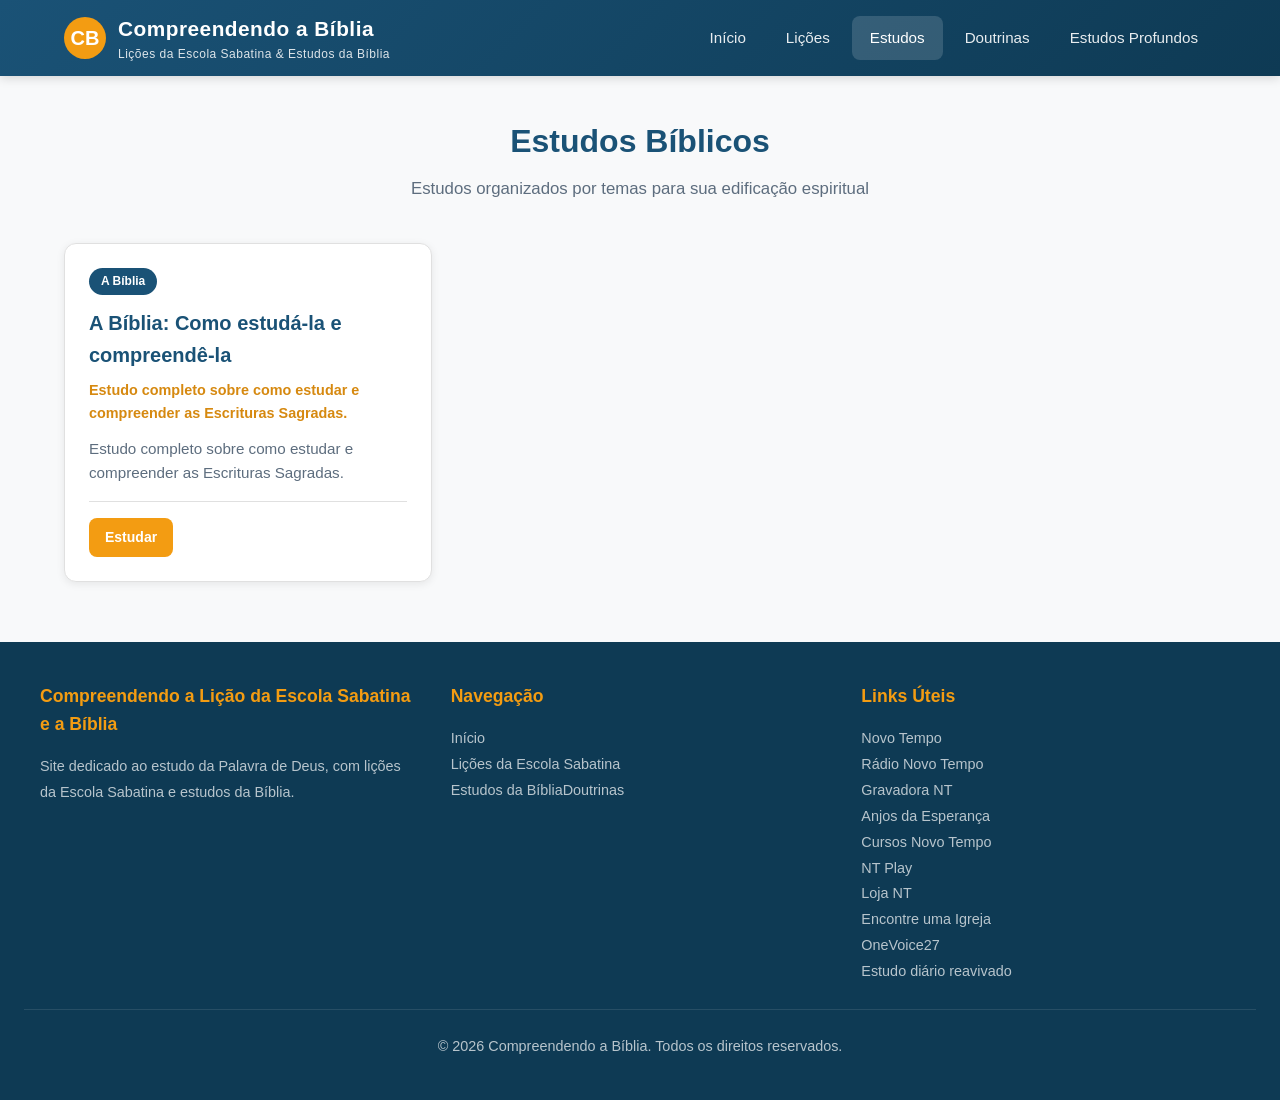
<file: estudos.html>
<!DOCTYPE html>
<html lang="pt-BR">
<head>
  <meta charset="UTF-8">
  <meta name="viewport" content="width=device-width, initial-scale=1.0">
  <title>Estudos Bíblicos por Tema — Compreendendo a Lição da Escola Sabatina e a Bíblia</title>
  <meta name="description" content="Estudos bíblicos organizados por temas com perguntas e respostas para edificação espiritual.">
  <link rel="stylesheet" href="css/style.css">
  <link rel="icon" href="data:image/svg+xml,<svg xmlns='http://www.w3.org/2000/svg' viewBox='0 0 100 100'><text y='.9em' font-size='90'>📖</text></svg>">
</head>
<body>
  <header class="header">
    <div class="header-top">
      <a href="index.html" class="logo">
        <div class="logo-icon">CB</div>
        <div class="logo-text">
          Compreendendo a Bíblia
          <span>Lições da Escola Sabatina & Estudos da Bíblia</span>
        </div>
      </a>
      <button class="nav-toggle" id="navToggle" aria-label="Menu">☰</button>
      <nav class="nav" id="nav">
        <a href="index.html">Início</a>
        <a href="licoes.html">Lições</a>
        <a href="tema-biblia.html" class="active">Estudos</a>
        <a href="estudos-profundos.html">Estudos Profundos</a>
      </nav>
    </div>
  </header>

  <main id="app">
    <!-- Conteúdo renderizado via JavaScript -->
  </main>

  <footer class="footer">
    <div class="footer-content">
      <div>
        <h3>Compreendendo a Lição da Escola Sabatina e a Bíblia</h3>
        <p>Site dedicado ao estudo da Palavra de Deus, com lições da Escola Sabatina e estudos da Bíblia.</p>
      </div>
      <div>
        <h3>Navegação</h3>
        <p><a href="index.html">Início</a></p>
        <p><a href="licoes.html">Lições da Escola Sabatina</a></p>
        <p><a href="tema-biblia.html">Estudos da Bíblia</a></p>
      </div>
      <div>
        <h3>Links Úteis</h3>
        <p><a href="https://www.novotempo.com/" target="_blank" rel="noopener">Novo Tempo</a></p>
        <p><a href="https://www.novotempo.com/radio/" target="_blank" rel="noopener">Rádio Novo Tempo</a></p>
        <p><a href="https://www.youtube.com/@GravadoraNT" target="_blank" rel="noopener">Gravadora NT</a></p>
        <p><a href="https://www.anjosdaesperanca.com/" target="_blank" rel="noopener">Anjos da Esperança</a></p>
        <p><a href="https://novotempocursos.com/pt/" target="_blank" rel="noopener">Cursos Novo Tempo</a></p>
        <p><a href="https://www.ntplay.com/home/index.html" target="_blank" rel="noopener">NT Play</a></p>
        <p><a href="https://loja.novotempo.com/" target="_blank" rel="noopener">Loja NT</a></p>
        <p><a href="https://igrejas.adventistas.org/" target="_blank" rel="noopener">Encontre uma Igreja</a></p>
        <p><a href="https://www.adventistas.org/pt/comunicacao/projeto/onevoice27/" target="_blank" rel="noopener">OneVoice27</a></p>
        <p><a href="https://reavivadosporsuapalavra.org/" target="_blank" rel="noopener">Estudo diário reavivado</a></p>
      </div>
    </div>
    <div class="footer-bottom">
      <p>&copy; 2026 Compreendendo a Bíblia. Todos os direitos reservados.</p>
    </div>
  </footer>

  <script src="js/dados/dados-capitulo-1.js"></script>
  <script src="js/dados/dados-capitulo-2.js"></script>
  <script src="js/data.js"></script>
  <script src="js/data-loader.js"></script>
  <script src="js/app.js"></script>
</body>
</html>
</file>
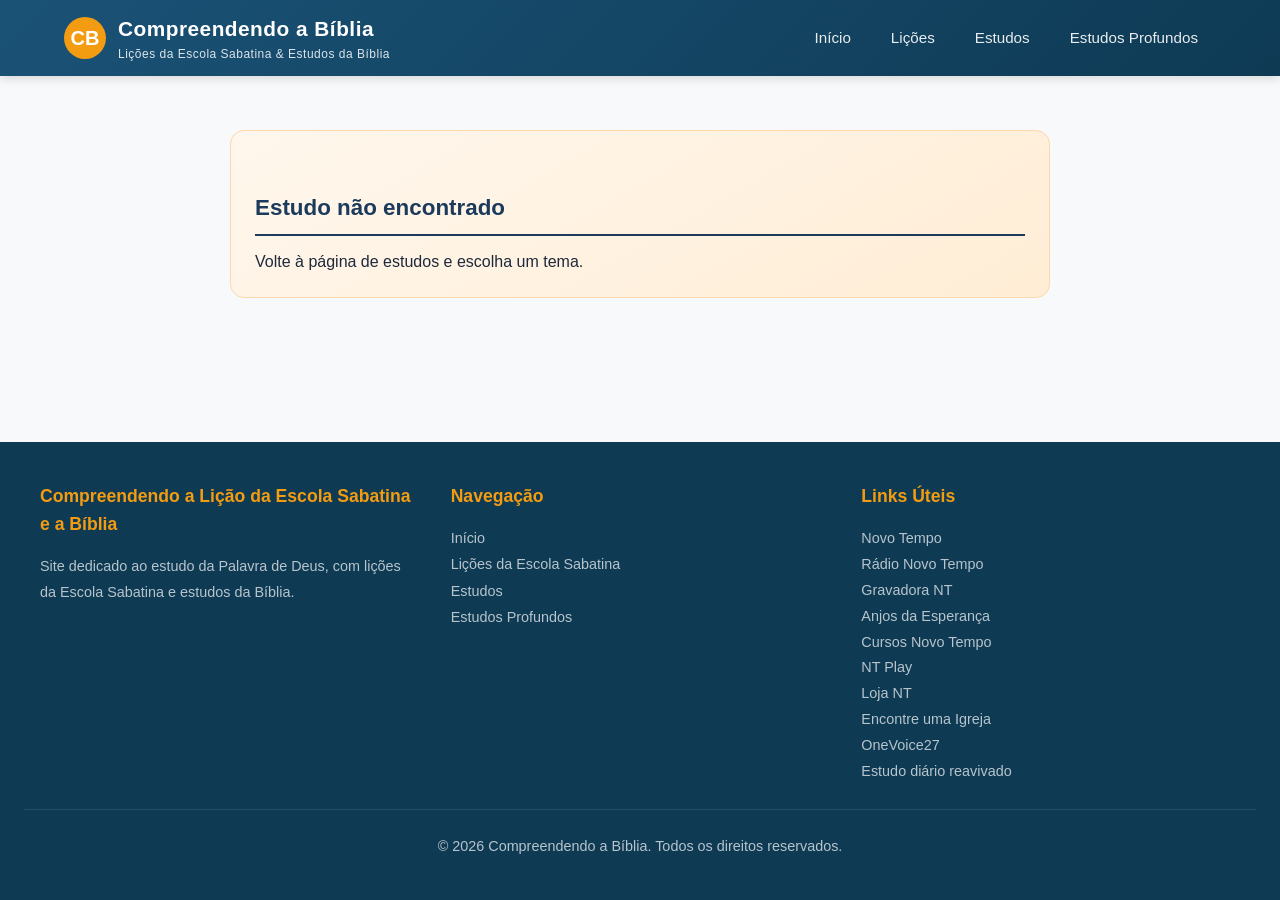
<file: leitor.html>
<!DOCTYPE html>
<html lang="pt-BR">
<head>
  <meta charset="UTF-8">
  <meta name="viewport" content="width=device-width, initial-scale=1.0">
  <title>Estudo — Compreendendo a Bíblia</title>
  <meta name="description" content="Estudo bíblico aprofundado com textos em 4 versões.">
  <link rel="stylesheet" href="css/style.css">
  <link rel="stylesheet" href="css/estudos.css">
  <link rel="stylesheet" href="css/cards-estudos.css">
  <link rel="icon" href="data:image/svg+xml,<svg xmlns='http://www.w3.org/2000/svg' viewBox='0 0 100 100'><text y='.9em' font-size='90'>📖</text></svg>">
</head>
<body>
  <header class="header">
    <div class="header-top">
      <a href="index.html" class="logo">
        <div class="logo-icon">CB</div>
        <div class="logo-text">
          Compreendendo a Bíblia
          <span>Lições da Escola Sabatina & Estudos da Bíblia</span>
        </div>
      </a>
      <button class="nav-toggle" id="navToggle" aria-label="Menu">☰</button>
      <nav class="nav" id="nav">
        <a href="index.html">Início</a>
        <a href="licoes.html">Lições</a>
        <a href="tema-biblia.html">Estudos</a>
        <a href="estudos-profundos.html">Estudos Profundos</a>
      </nav>
    </div>
  </header>

  <main id="app">
    <div class="ep-container" id="epEstudo">
      <p class="ep-popup-erro">Carregando estudo...</p>
    </div>
  </main>

  <footer class="footer">
    <div class="footer-content">
      <div>
        <h3>Compreendendo a Lição da Escola Sabatina e a Bíblia</h3>
        <p>Site dedicado ao estudo da Palavra de Deus, com lições da Escola Sabatina e estudos da Bíblia.</p>
      </div>
      <div>
        <h3>Navegação</h3>
        <p><a href="index.html">Início</a></p>
        <p><a href="licoes.html">Lições da Escola Sabatina</a></p>
        <a href="tema-biblia.html">Estudos</a>
        <p><a href="estudos-profundos.html">Estudos Profundos</a></p>
      </div>
      <div>
        <h3>Links Úteis</h3>
        <p><a href="https://www.novotempo.com/" target="_blank" rel="noopener">Novo Tempo</a></p>
        <p><a href="https://www.novotempo.com/radio/" target="_blank" rel="noopener">Rádio Novo Tempo</a></p>
        <p><a href="https://www.youtube.com/@GravadoraNT" target="_blank" rel="noopener">Gravadora NT</a></p>
        <p><a href="https://www.anjosdaesperanca.com/" target="_blank" rel="noopener">Anjos da Esperança</a></p>
        <p><a href="https://novotempocursos.com/pt/" target="_blank" rel="noopener">Cursos Novo Tempo</a></p>
        <p><a href="https://www.ntplay.com/home/index.html" target="_blank" rel="noopener">NT Play</a></p>
        <p><a href="https://loja.novotempo.com/" target="_blank" rel="noopener">Loja NT</a></p>
        <p><a href="https://igrejas.adventistas.org/" target="_blank" rel="noopener">Encontre uma Igreja</a></p>
        <p><a href="https://www.adventistas.org/pt/comunicacao/projeto/onevoice27/" target="_blank" rel="noopener">OneVoice27</a></p>
        <p><a href="https://reavivadosporsuapalavra.org/" target="_blank" rel="noopener">Estudo diário reavivado</a></p>
      </div>
    </div>
    <div class="footer-bottom">
      <p>&copy; 2026 Compreendendo a Bíblia. Todos os direitos reservados.</p>
    </div>
  </footer>

  <script>
    // Menu hambúrguer (mobile)
    document.getElementById('navToggle').addEventListener('click', () => {
      document.getElementById('nav').classList.toggle('open');
    });
  </script>
  <script src="dados/indice.js"></script>
  <script src="js/dados-estudos.js"></script>
  <script src="js/versiculos.js"></script>
  <script src="js/estudos-app.js"></script>
</body>
</html>
</file>
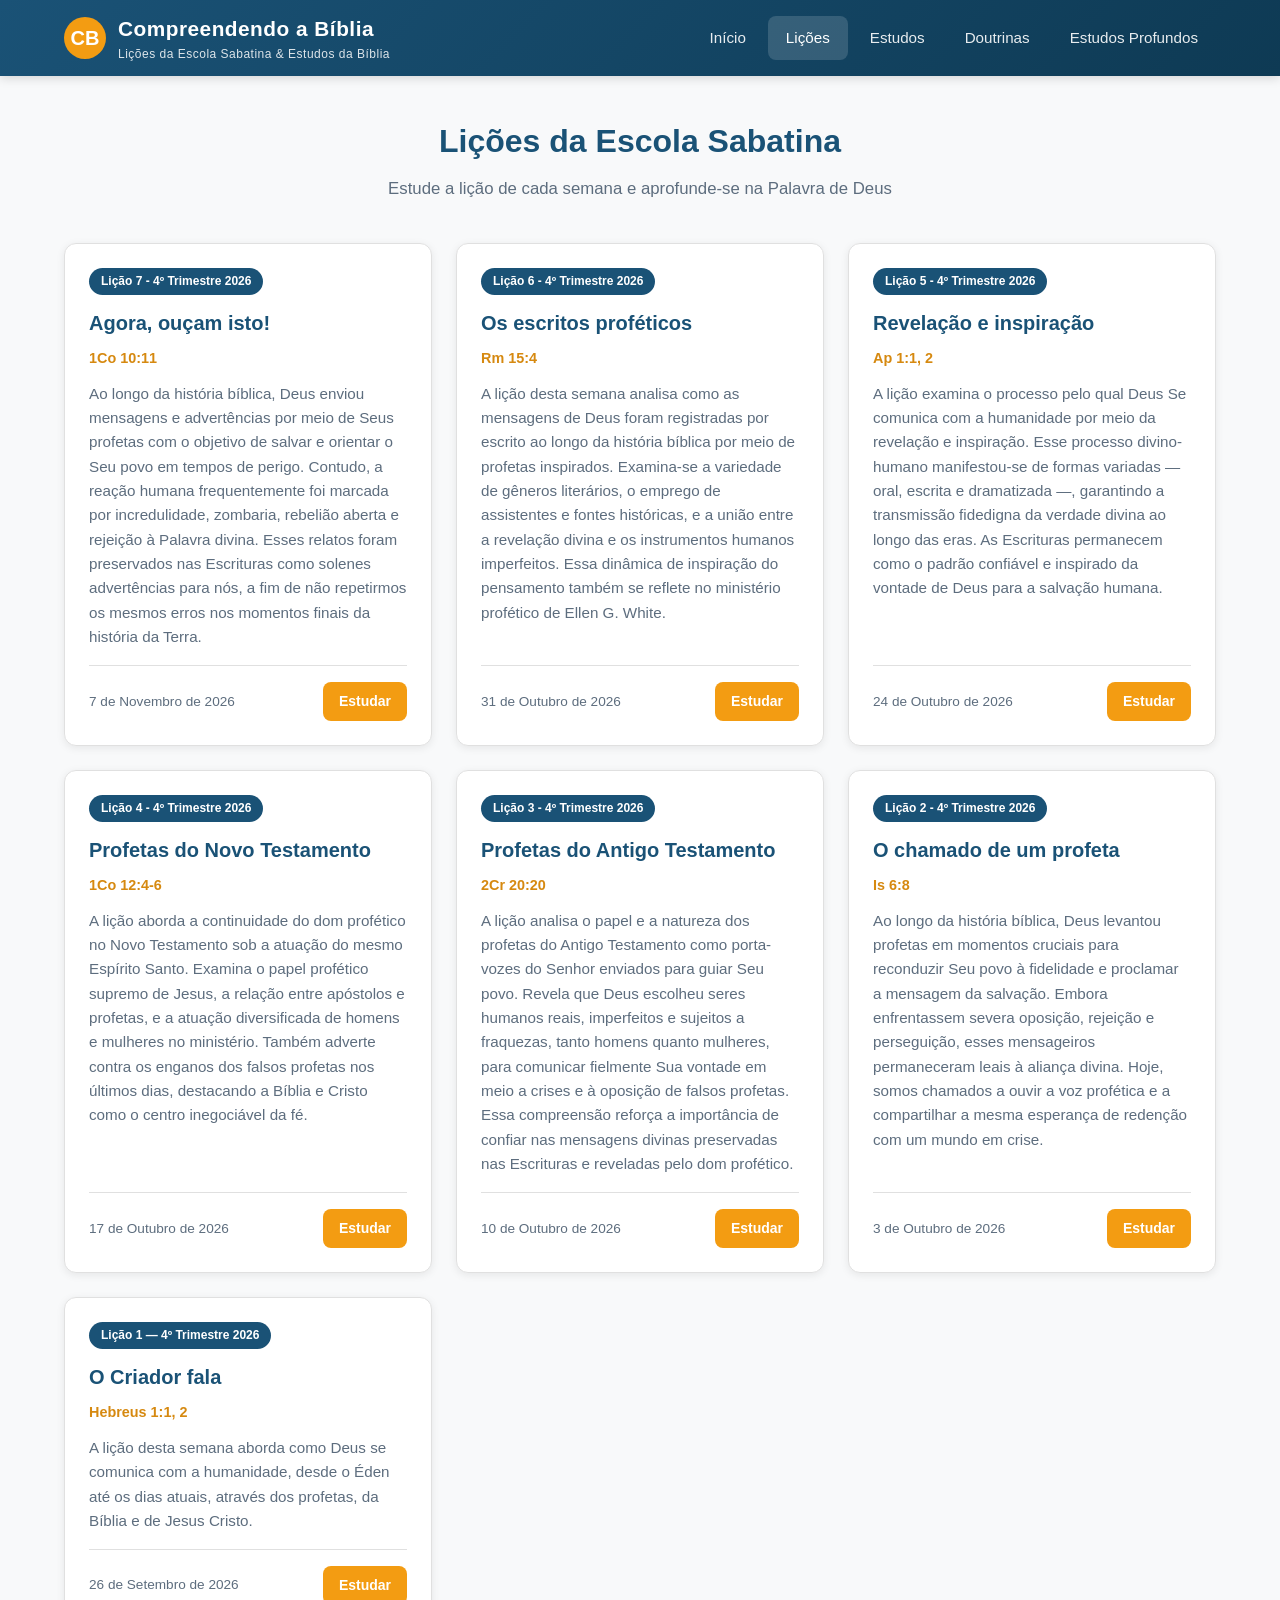
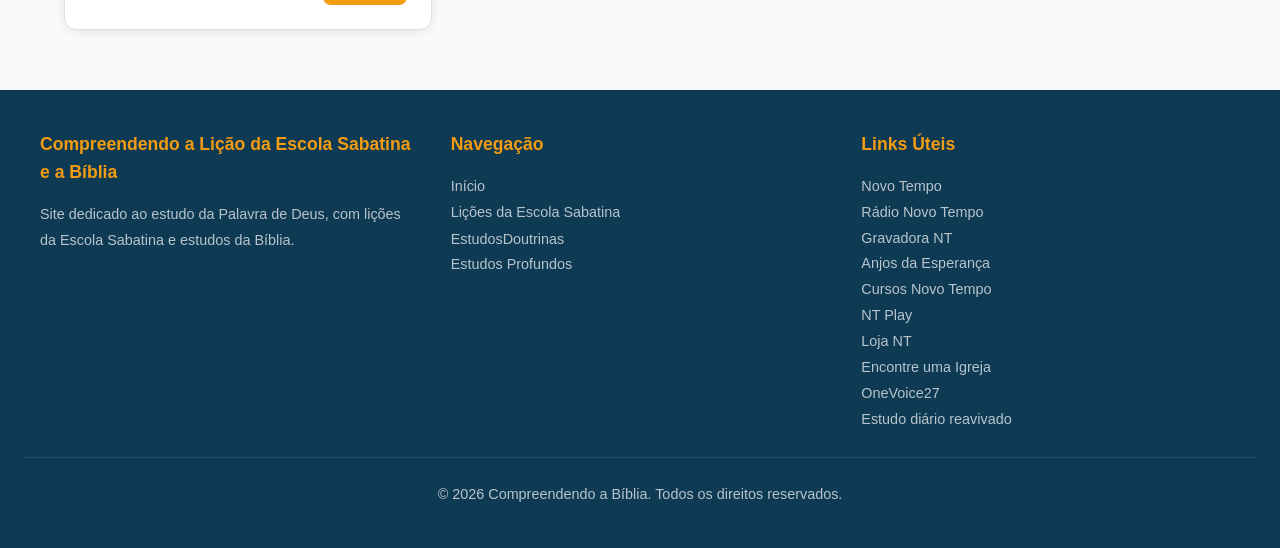
<file: licoes.html>
<!DOCTYPE html>
<html lang="pt-BR">
<head>
  <meta charset="UTF-8">
  <meta name="viewport" content="width=device-width, initial-scale=1.0">
  <title>Lições da Escola Sabatina — Compreendendo a Bíblia</title>
  <meta name="description" content="Lições da Escola Sabatina para estudo semanal da Palavra de Deus.">
  <link rel="stylesheet" href="css/style.css">
  <link rel="icon" href="data:image/svg+xml,<svg xmlns='http://www.w3.org/2000/svg' viewBox='0 0 100 100'><text y='.9em' font-size='90'>📖</text></svg>">
</head>
<body>
  <header class="header">
    <div class="header-top">
      <a href="index.html" class="logo">
        <div class="logo-icon">CB</div>
        <div class="logo-text">
          Compreendendo a Bíblia
          <span>Lições da Escola Sabatina & Estudos da Bíblia</span>
        </div>
      </a>
      <button class="nav-toggle" id="navToggle" aria-label="Menu">☰</button>
      <nav class="nav" id="nav">
        <a href="index.html">Início</a>
        <a href="licoes.html" class="active">Lições</a>
        <a href="tema-biblia.html">Estudos</a>
        <a href="estudos-profundos.html">Estudos Profundos</a>
      </nav>
    </div>
  </header>

  <main id="app">
    <!-- Conteúdo renderizado via JavaScript -->
  </main>

  <footer class="footer">
    <div class="footer-content">
      <div>
        <h3>Compreendendo a Lição da Escola Sabatina e a Bíblia</h3>
        <p>Site dedicado ao estudo da Palavra de Deus, com lições da Escola Sabatina e estudos da Bíblia.</p>
      </div>
      <div>
        <h3>Navegação</h3>
        <p><a href="index.html">Início</a></p>
        <p><a href="licoes.html">Lições da Escola Sabatina</a></p>
        <a href="tema-biblia.html">Estudos</a>
        <p><a href="estudos-profundos.html">Estudos Profundos</a></p>
      </div>
      <div>
        <h3>Links Úteis</h3>
        <p><a href="https://www.novotempo.com/" target="_blank" rel="noopener">Novo Tempo</a></p>
        <p><a href="https://www.novotempo.com/radio/" target="_blank" rel="noopener">Rádio Novo Tempo</a></p>
        <p><a href="https://www.youtube.com/@GravadoraNT" target="_blank" rel="noopener">Gravadora NT</a></p>
        <p><a href="https://www.anjosdaesperanca.com/" target="_blank" rel="noopener">Anjos da Esperança</a></p>
        <p><a href="https://novotempocursos.com/pt/" target="_blank" rel="noopener">Cursos Novo Tempo</a></p>
        <p><a href="https://www.ntplay.com/home/index.html" target="_blank" rel="noopener">NT Play</a></p>
        <p><a href="https://loja.novotempo.com/" target="_blank" rel="noopener">Loja NT</a></p>
        <p><a href="https://igrejas.adventistas.org/" target="_blank" rel="noopener">Encontre uma Igreja</a></p>
        <p><a href="https://www.adventistas.org/pt/comunicacao/projeto/onevoice27/" target="_blank" rel="noopener">OneVoice27</a></p>
        <p><a href="https://reavivadosporsuapalavra.org/" target="_blank" rel="noopener">Estudo diário reavivado</a></p>
      </div>
    </div>
    <div class="footer-bottom">
      <p>&copy; 2026 Compreendendo a Bíblia. Todos os direitos reservados.</p>
    </div>
  </footer>

  <script src="js/dados/dados-capitulo-1.js"></script>
  <script src="js/dados/dados-capitulo-2.js"></script>
  <script src="js/data.js"></script>
  <script src="js/data-loader.js"></script>
  <script src="js/app.js"></script>
</body>
</html>
</file>
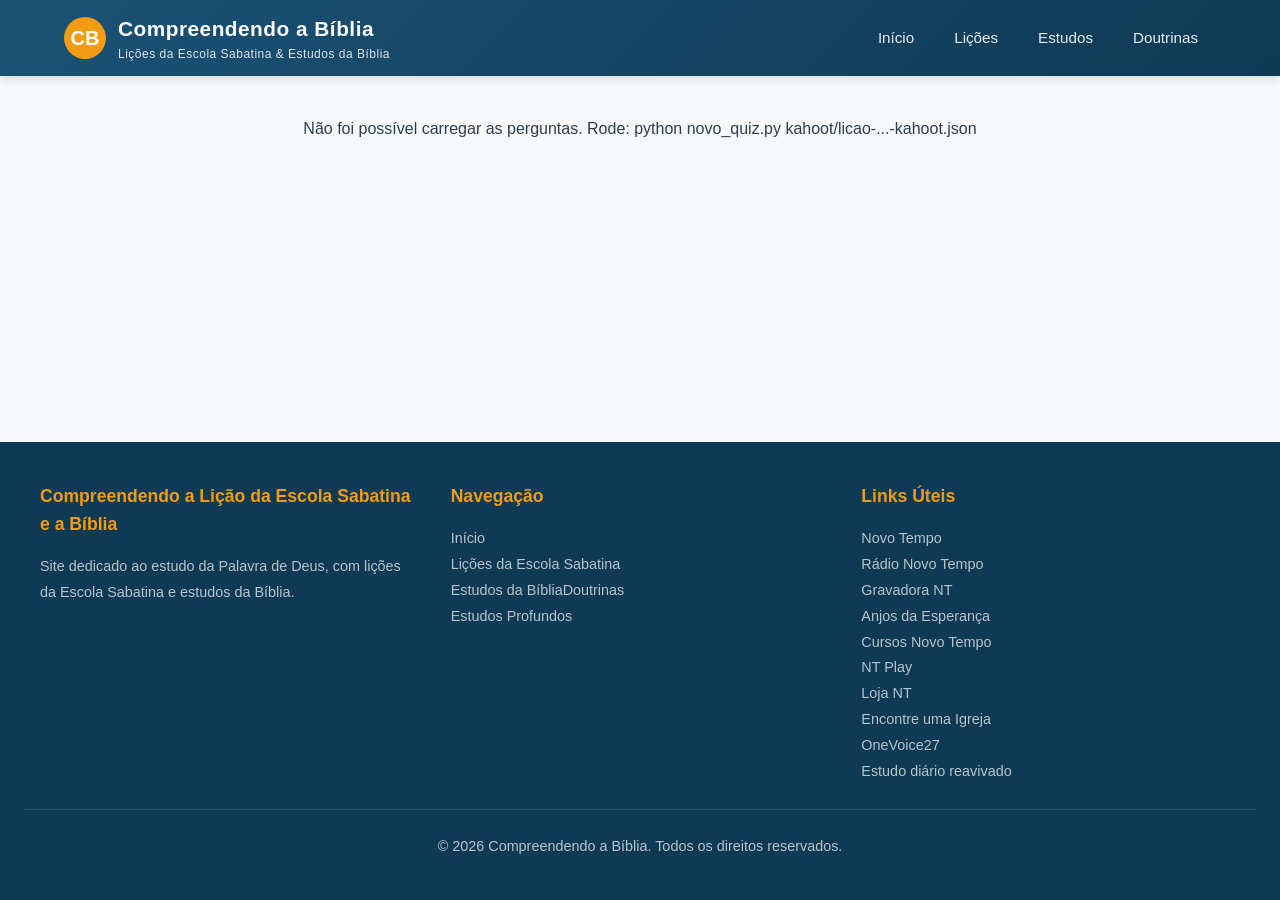
<file: quiz.html>
<!DOCTYPE html>
<html lang="pt-BR">
<head>
  <meta charset="UTF-8">
  <meta name="viewport" content="width=device-width, initial-scale=1.0">
  <title>Quiz da Lição — Compreendendo a Lição da Escola Sabatina</title>
  <meta name="description" content="Quiz da lição da semana com perguntas, respostas e referências bíblicas.">
  <link rel="stylesheet" href="css/style.css">
  <link rel="icon" href="data:image/svg+xml,<svg xmlns='http://www.w3.org/2000/svg' viewBox='0 0 100 100'><text y='.9em' font-size='90'>❓</text></svg>">
</head>
<body>
  <header class="header">
    <div class="header-top">
      <a href="index.html" class="logo">
        <div class="logo-icon">CB</div>
        <div class="logo-text">
          Compreendendo a Bíblia
          <span>Lições da Escola Sabatina & Estudos da Bíblia</span>
        </div>
      </a>
      <button class="nav-toggle" id="navToggle" aria-label="Menu">☰</button>
      <nav class="nav" id="nav">
        <a href="index.html">Início</a>
        <a href="licoes.html">Lições</a>
        <a href="tema-biblia.html">Estudos</a>
      </nav>
    </div>
  </header>

  <main id="app">
    <!-- Conteúdo renderizado via JavaScript -->
  </main>

  <footer class="footer">
    <div class="footer-content">
      <div>
        <h3>Compreendendo a Lição da Escola Sabatina e a Bíblia</h3>
        <p>Site dedicado ao estudo da Palavra de Deus, com lições da Escola Sabatina e estudos da Bíblia.</p>
      </div>
      <div>
        <h3>Navegação</h3>
        <p><a href="index.html">Início</a></p>
        <p><a href="licoes.html">Lições da Escola Sabatina</a></p>
        <p><a href="tema-biblia.html">Estudos da Bíblia</a></p>
        <p><a href="estudos-profundos.html">Estudos Profundos</a></p>
      </div>
      <div>
        <h3>Links Úteis</h3>
        <p><a href="https://www.novotempo.com/" target="_blank" rel="noopener">Novo Tempo</a></p>
        <p><a href="https://www.novotempo.com/radio/" target="_blank" rel="noopener">Rádio Novo Tempo</a></p>
        <p><a href="https://www.youtube.com/@GravadoraNT" target="_blank" rel="noopener">Gravadora NT</a></p>
        <p><a href="https://www.anjosdaesperanca.com/" target="_blank" rel="noopener">Anjos da Esperança</a></p>
        <p><a href="https://novotempocursos.com/pt/" target="_blank" rel="noopener">Cursos Novo Tempo</a></p>
        <p><a href="https://www.ntplay.com/home/index.html" target="_blank" rel="noopener">NT Play</a></p>
        <p><a href="https://loja.novotempo.com/" target="_blank" rel="noopener">Loja NT</a></p>
        <p><a href="https://igrejas.adventistas.org/" target="_blank" rel="noopener">Encontre uma Igreja</a></p>
        <p><a href="https://www.adventistas.org/pt/comunicacao/projeto/onevoice27/" target="_blank" rel="noopener">OneVoice27</a></p>
        <p><a href="https://reavivadosporsuapalavra.org/" target="_blank" rel="noopener">Estudo diário reavivado</a></p>
      </div>
    </div>
    <div class="footer-bottom">
      <p>&copy; 2026 Compreendendo a Bíblia. Todos os direitos reservados.</p>
    </div>
  </footer>

  <script src="js/dados/dados-dotrinas.js"></script>
  <script src="js/dados/dados-quiz-2026-4t-l2.js"></script>
  <script src="js/dados/dados-quiz-2026-4t-l3.js"></script>
  <script src="js/data.js"></script>
  <script src="js/data-loader.js"></script>
  <script src="js/dados/dados-quiz-2026-4t-l4.js"></script>
  <script src="js/dados/dados-quiz-2026-4t-l5.js"></script>
  <script src="js/dados/dados-quiz-2026-4t-l6.js"></script>
  <script src="js/dados/dados-quiz-2026-4t-l7.js"></script>
  <script src="js/app.js"></script>
</body>
</html>
</file>
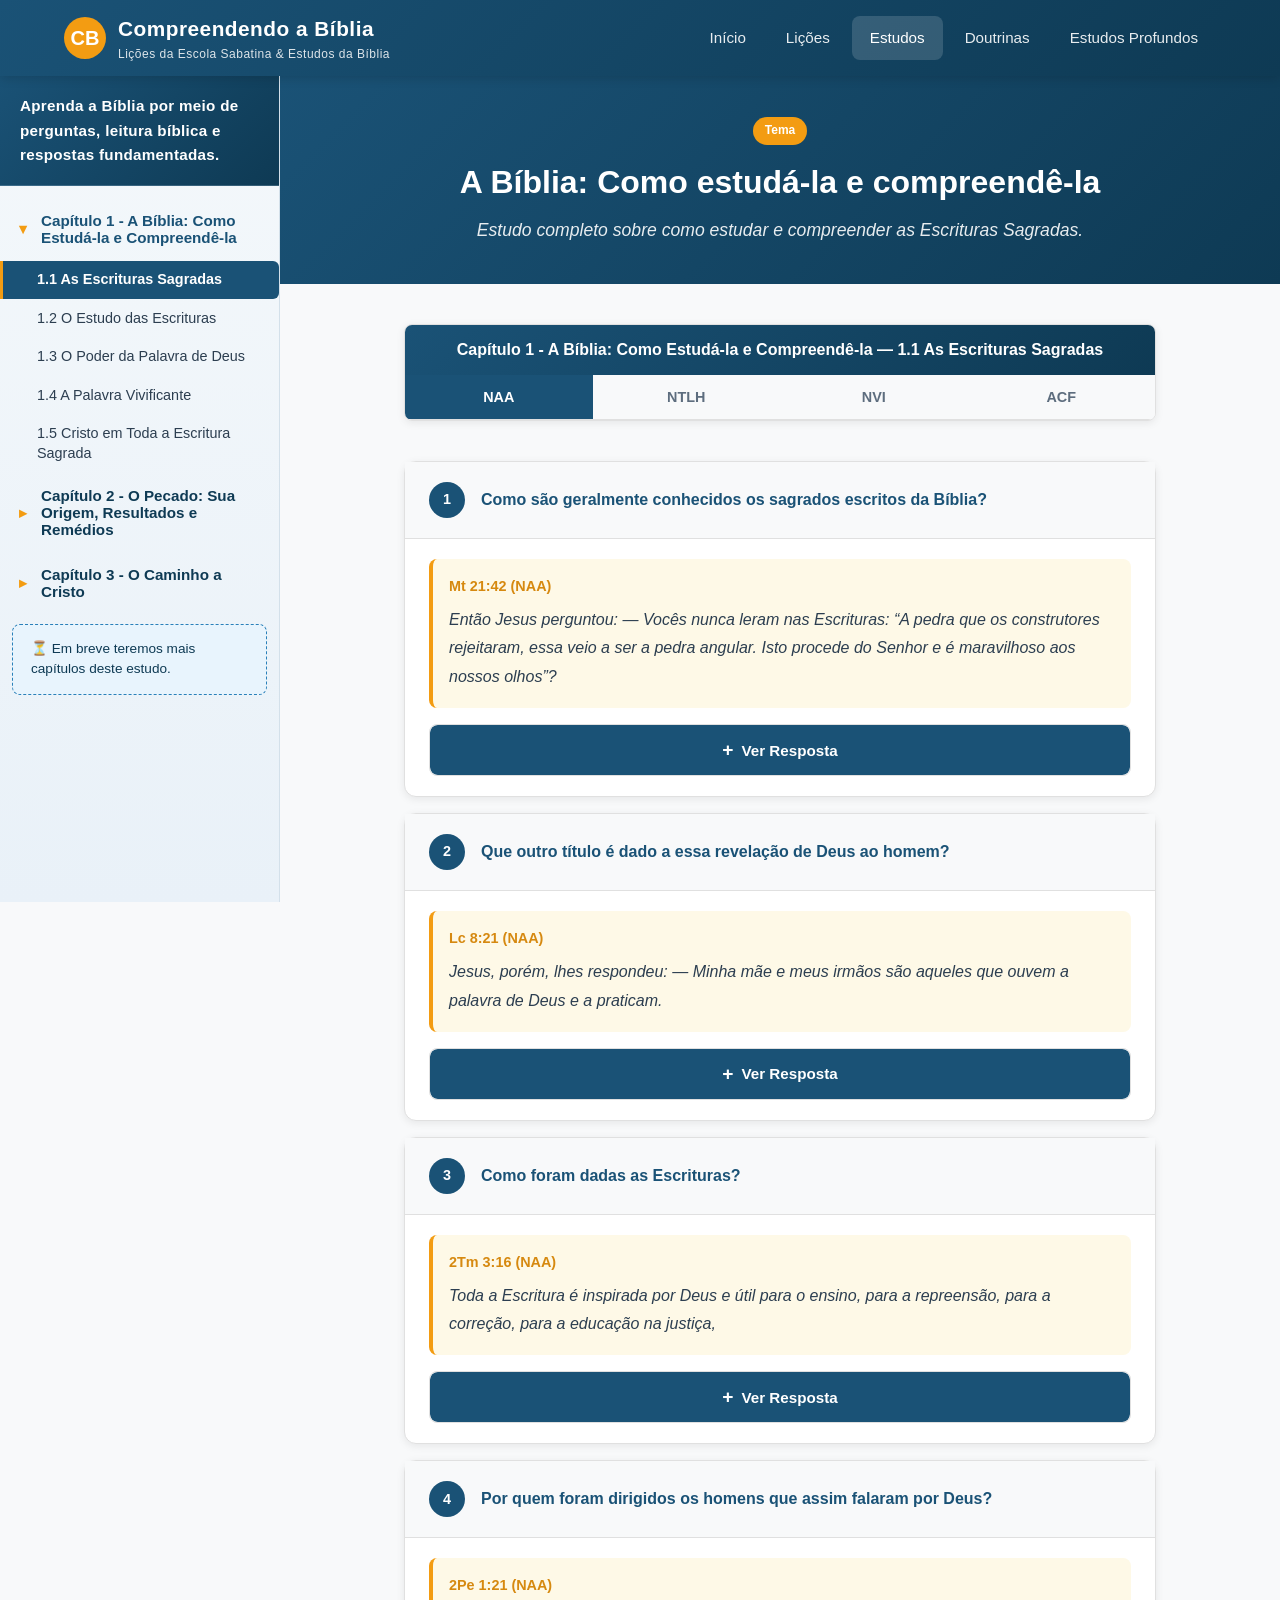
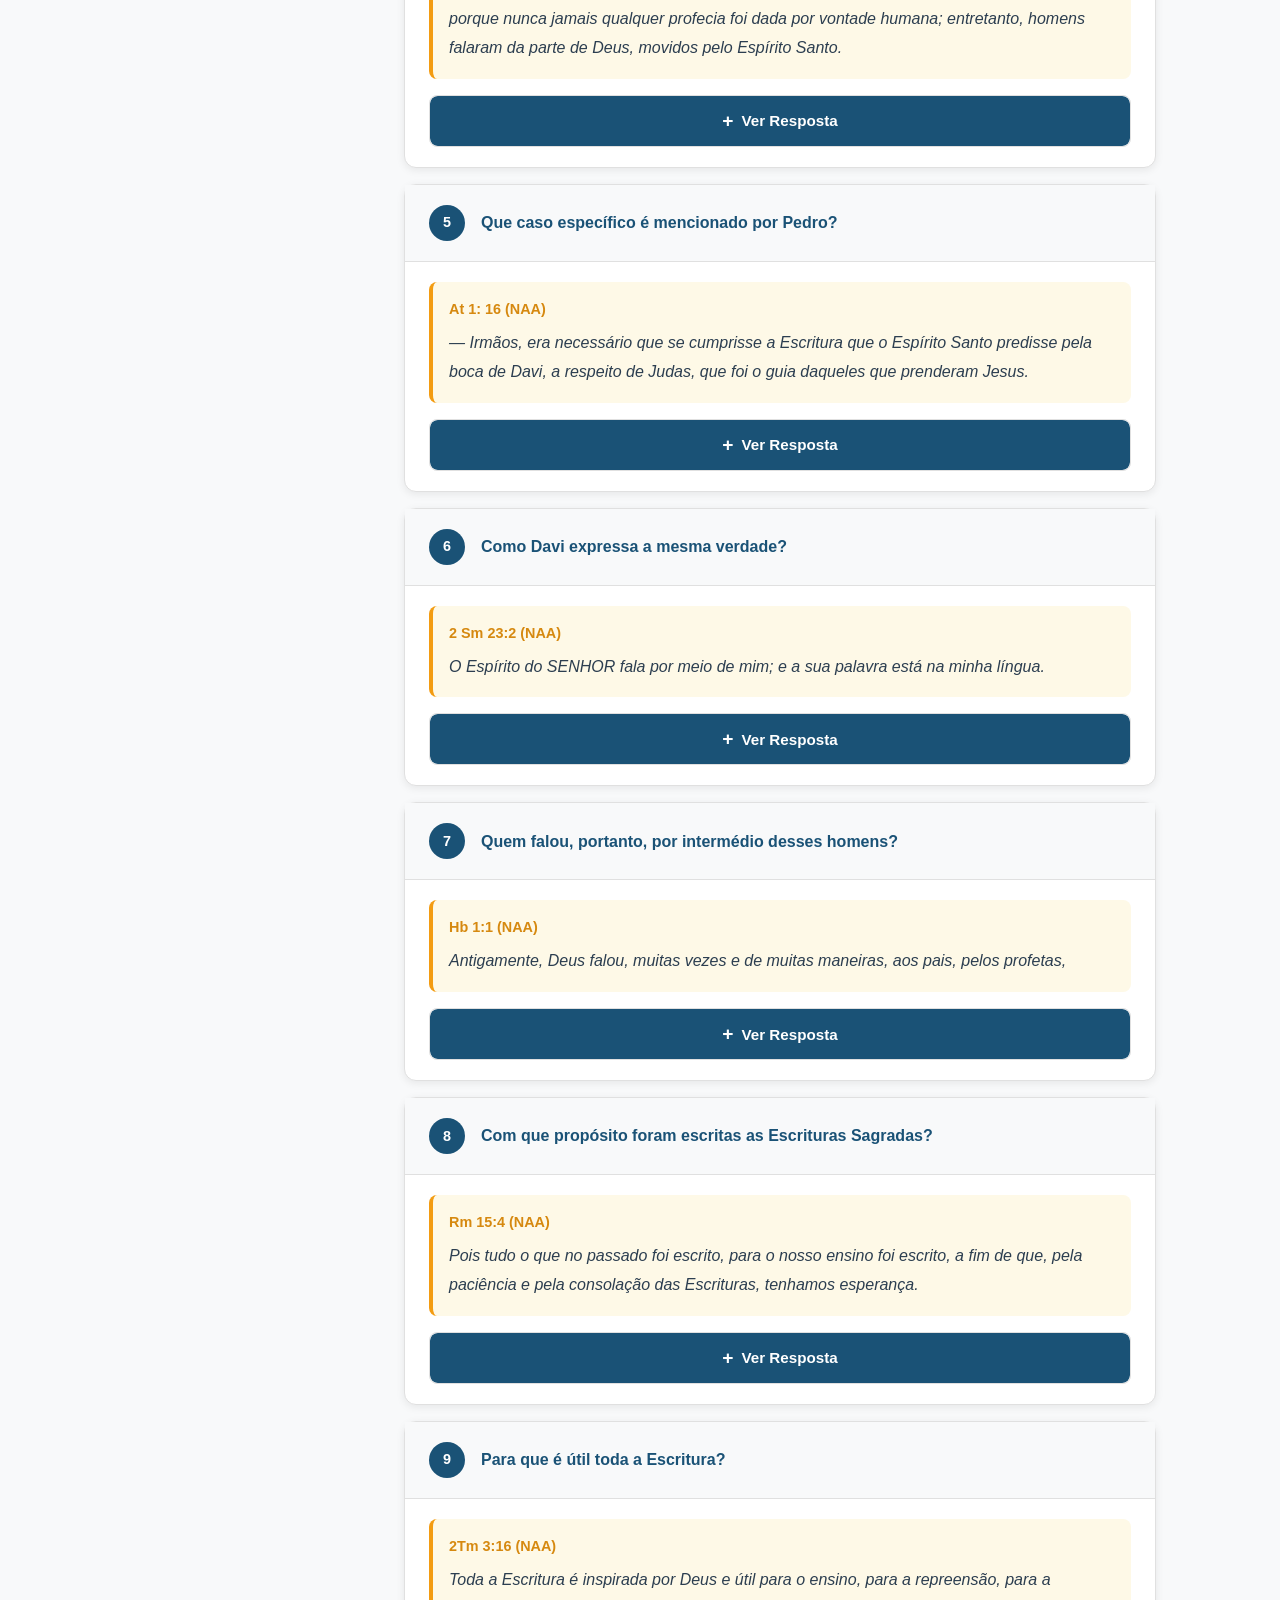
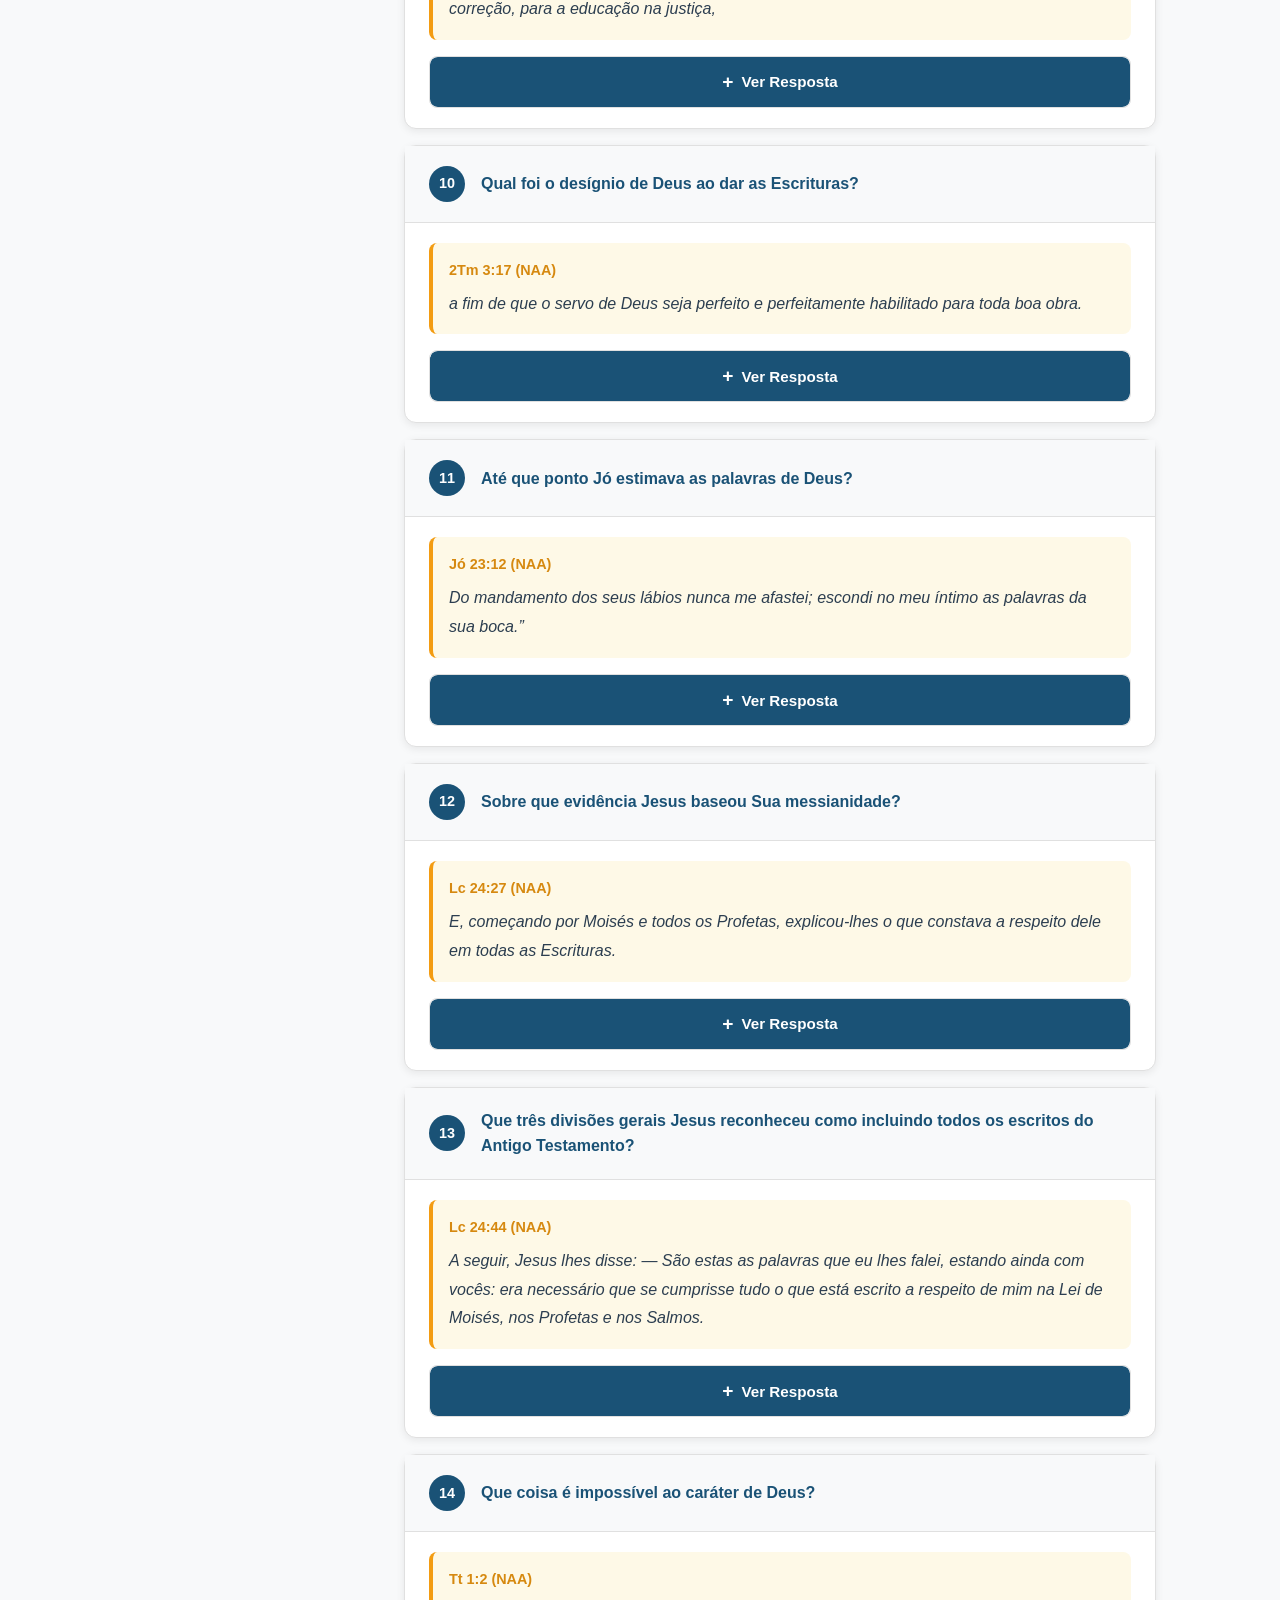
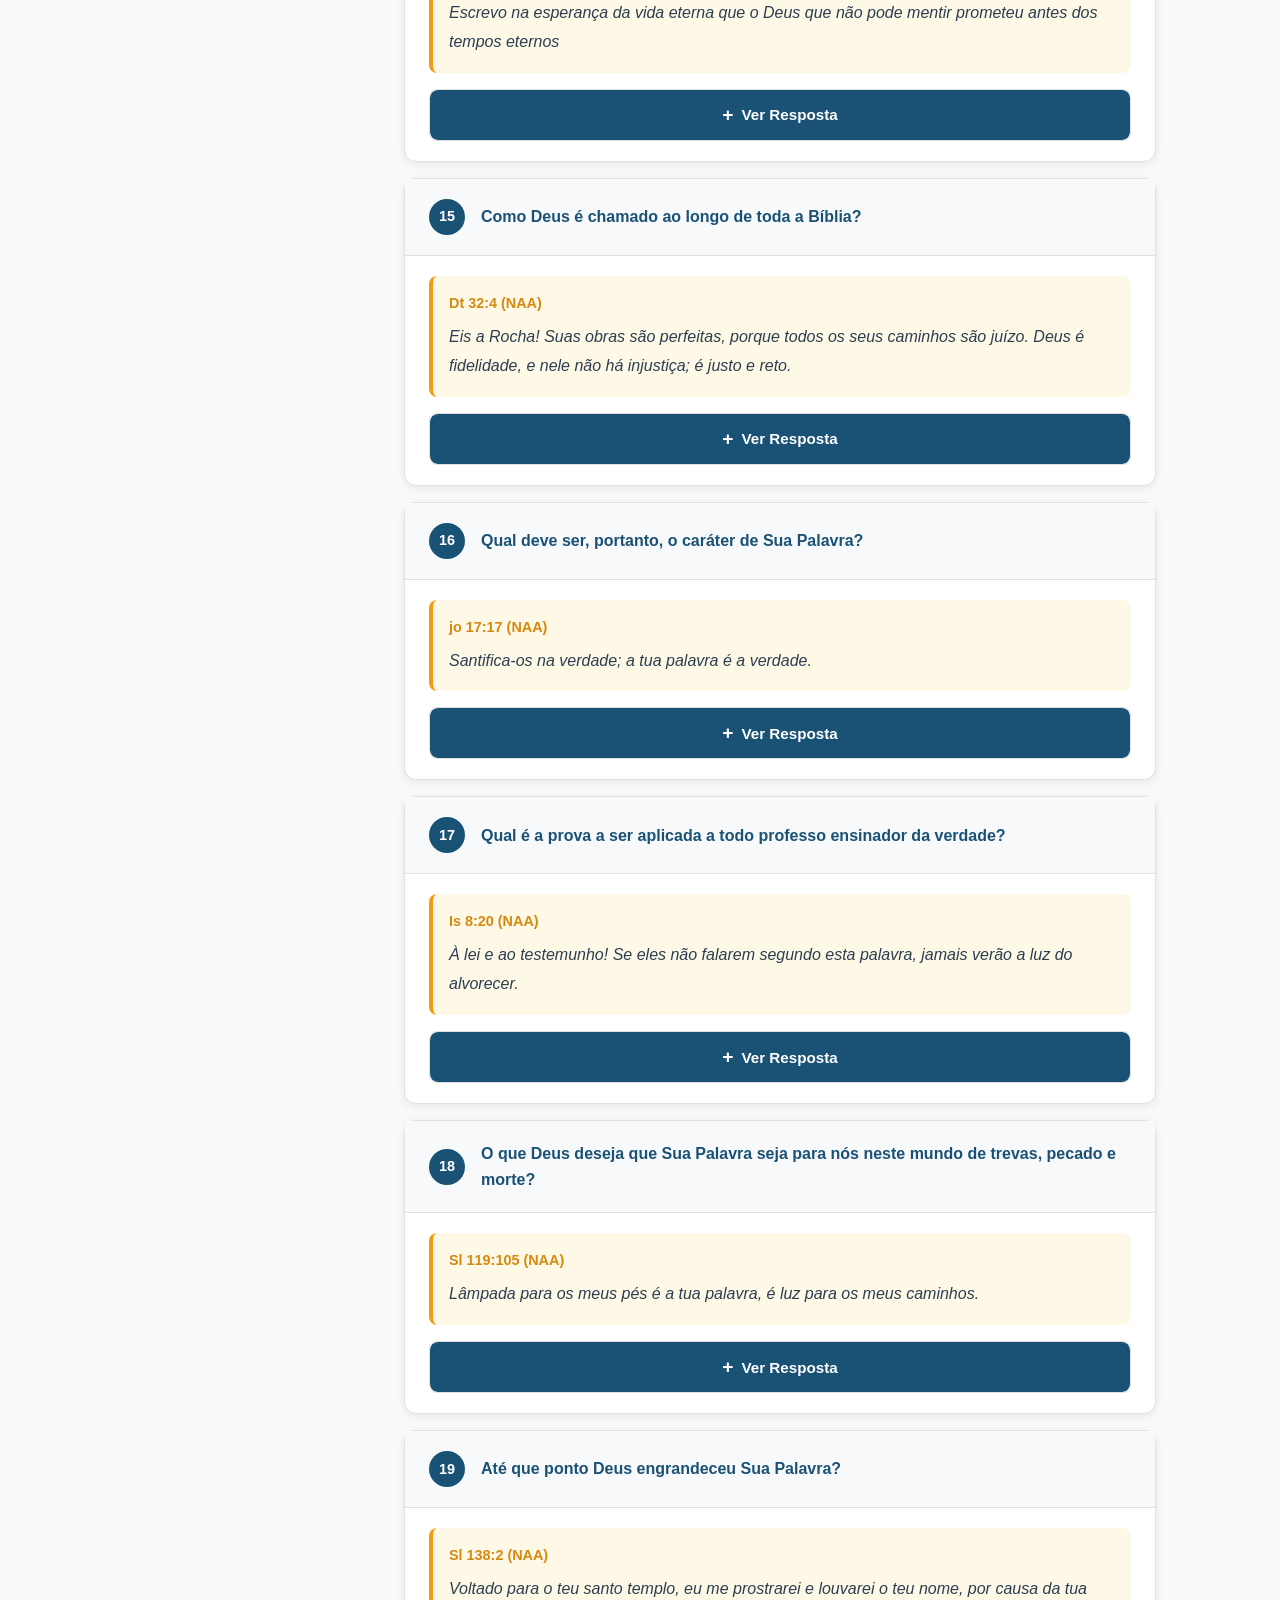
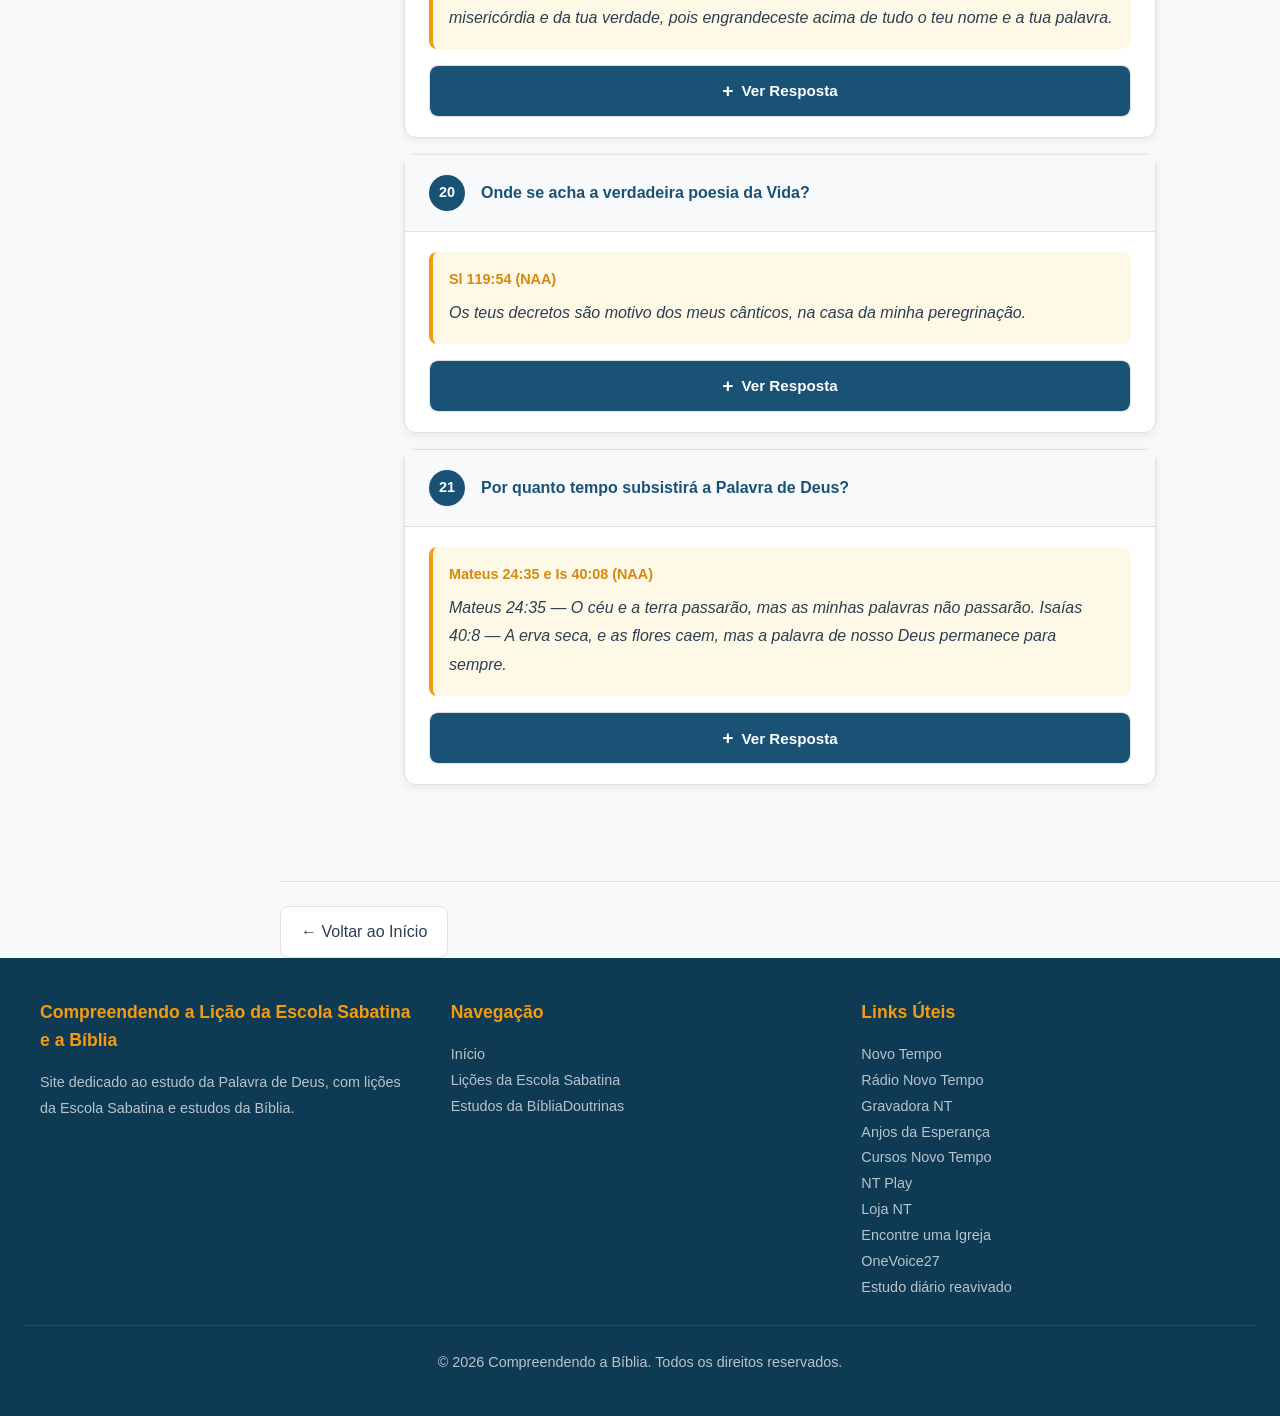
<file: tema-biblia.html>
<!DOCTYPE html>
<html lang="pt-BR">
<head>
  <meta charset="UTF-8">
  <meta name="viewport" content="width=device-width, initial-scale=1.0">
  <title>A Bíblia — Compreendendo a Lição da Escola Sabatina e a Bíblia</title>
  <meta name="description" content="Estudo completo sobre como estudar e compreender as Escrituras Sagradas.">
  <link rel="stylesheet" href="css/style.css">
  <link rel="icon" href="data:image/svg+xml,<svg xmlns='http://www.w3.org/2000/svg' viewBox='0 0 100 100'><text y='.9em' font-size='90'>📖</text></svg>">
</head>
<body>
  <header class="header">
    <div class="header-top">
      <a href="index.html" class="logo">
        <div class="logo-icon">CB</div>
        <div class="logo-text">
          Compreendendo a Bíblia
          <span>Lições da Escola Sabatina & Estudos da Bíblia</span>
        </div>
      </a>
      <button class="nav-toggle" id="navToggle" aria-label="Menu">☰</button>
      <nav class="nav" id="nav">
        <a href="index.html">Início</a>
        <a href="licoes.html">Lições</a>
        <a href="tema-biblia.html" class="active">Estudos</a>
        <a href="estudos-profundos.html">Estudos Profundos</a>
      </nav>
    </div>
  </header>

  <div class="tema-container">

    <div class="tema-overlay" id="temaOverlay"></div>
    <!-- Barra de navegação mobile -->
    <div class="tema-nav-mobile" id="temaNavMobile">
      <button onclick="abrirCapitulosMobile()">☰ Capítulos</button>
      <button onclick="navegarCapitulo(-1)">← Anterior</button>
      <button onclick="navegarCapitulo(1)">Próximo →</button>
    </div>


    <aside class="tema-sidebar" id="temaSidebar">
      <div class="tema-sidebar-header">
        <h3>Aprenda a Bíblia por meio de perguntas, leitura bíblica e respostas fundamentadas.</h3>
        <!--<button class="tema-sidebar-toggle" id="temaSidebarToggle">☰</button> Botão apagado e troque o ☰ por &#9776; -->
      </div>
      <nav class="tema-sidebar-nav" id="temaSidebarNav">
        <!-- Links gerados via JavaScript -->
      </nav>
    </aside>
    <main id="app" class="tema-main">
      <!-- Conteúdo renderizado via JavaScript -->
    </main>
  </div>

  <footer class="footer">
    <div class="footer-content">
      <div>
        <h3>Compreendendo a Lição da Escola Sabatina e a Bíblia</h3>
        <p>Site dedicado ao estudo da Palavra de Deus, com lições da Escola Sabatina e estudos da Bíblia.</p>
      </div>
      <div>
        <h3>Navegação</h3>
        <p><a href="index.html">Início</a></p>
        <p><a href="licoes.html">Lições da Escola Sabatina</a></p>
        <p><a href="tema-biblia.html">Estudos da Bíblia</a></p>
      </div>
      <div>
        <h3>Links Úteis</h3>
        <p><a href="https://www.novotempo.com/" target="_blank" rel="noopener">Novo Tempo</a></p>
        <p><a href="https://www.novotempo.com/radio/" target="_blank" rel="noopener">Rádio Novo Tempo</a></p>
        <p><a href="https://www.youtube.com/@GravadoraNT" target="_blank" rel="noopener">Gravadora NT</a></p>
        <p><a href="https://www.anjosdaesperanca.com/" target="_blank" rel="noopener">Anjos da Esperança</a></p>
        <p><a href="https://novotempocursos.com/pt/" target="_blank" rel="noopener">Cursos Novo Tempo</a></p>
        <p><a href="https://www.ntplay.com/home/index.html" target="_blank" rel="noopener">NT Play</a></p>
        <p><a href="https://loja.novotempo.com/" target="_blank" rel="noopener">Loja NT</a></p>
        <p><a href="https://igrejas.adventistas.org/" target="_blank" rel="noopener">Encontre uma Igreja</a></p>
        <p><a href="https://www.adventistas.org/pt/comunicacao/projeto/onevoice27/" target="_blank" rel="noopener">OneVoice27</a></p>
        <p><a href="https://reavivadosporsuapalavra.org/" target="_blank" rel="noopener">Estudo diário reavivado</a></p>
      </div>
    </div>
    <div class="footer-bottom">
      <p>&copy; 2026 Compreendendo a Bíblia. Todos os direitos reservados.</p>
    </div>
  </footer>

  <script src="js/dados/dados-capitulo-1.js"></script>
  <script src="js/dados/dados-capitulo-2.js"></script>
  <script src="js/dados/dados-capitulo-3.js"></script>
  <script src="js/dados/dados-capitulo-4.js"></script>
  <script src="js/dados/dados-capitulo-5.js"></script>
  <script src="js/dados/dados-capitulo-6.js"></script>
  <script src="js/dados/dados-capitulo-7.js"></script>
  <script src="js/dados/dados-capitulo-8.js"></script>
  <script src="js/dados/dados-capitulo-9.js"></script>
  <script src="js/dados/dados-capitulo-10.js"></script>
  <script src="js/dados/dados-capitulo-11.js"></script>
  <script src="js/dados/dados-capitulo-12.js"></script>
  <script src="js/dados/dados-capitulo-13.js"></script>
  <script src="js/dados/dados-capitulo-14.js"></script>
  <script src="js/dados/dados-capitulo-15.js"></script>
  <script src="js/dados/dados-capitulo-16.js"></script>
  <script src="js/dados/dados-capitulo-17.js"></script>
  <script src="js/dados/dados-capitulo-18.js"></script>
  <script src="js/dados/dados-capitulo-19.js"></script>
  <script src="js/dados/dados-capitulo-20.js"></script>
  <script src="js/data.js"></script>
  <script src="js/data-loader.js"></script>
  <script src="js/app.js"></script>
</body>
</html>
</file>
<file: css/style.css>
/* ============================================================
   ESTILOS DO SITE � Compreendendo a B�blia
   ============================================================ */

:root {
  --primary: #1a5276;
  --primary-dark: #0e3a54;
  --primary-light: #2980b9;
  --secondary: #f39c12;
  --secondary-dark: #d68910;
  --accent: #27ae60;
  --text: #2c3e50;
  --text-light: #5d6d7e;
  --bg: #f8f9fa;
  --bg-card: #ffffff;
  --border: #e0e0e0;
  --shadow: 0 2px 8px rgba(0, 0, 0, 0.08);
  --shadow-hover: 0 4px 16px rgba(0, 0, 0, 0.12);
  --radius: 8px;
  --radius-lg: 12px;
  --transition: all 0.3s ease;
}

* {
  margin: 0;
  padding: 0;
  box-sizing: border-box;
}

html {
  scroll-behavior: smooth;
}

body {
  font-family: 'Segoe UI', Tahoma, Geneva, Verdana, sans-serif;
  background-color: var(--bg);
  color: var(--text);
  line-height: 1.6;
  min-height: 100vh;
  display: flex;
  flex-direction: column;
}

/* ============ HEADER ============ */
.header {
  background: linear-gradient(135deg, var(--primary) 0%, var(--primary-dark) 100%);
  color: white;
  padding: 0;
  position: sticky;
  top: 0;
  z-index: 1000;
  box-shadow: 0 2px 10px rgba(0, 0, 0, 0.15);
}

.header-top {
  display: flex;
  align-items: center;
  justify-content: space-between;
  padding: 12px 24px;
  max-width: 1200px;
  margin: 0 auto;
}

.logo {
  display: flex;
  align-items: center;
  gap: 12px;
  text-decoration: none;
  color: white;
}

.logo-icon {
  width: 42px;
  height: 42px;
  background: var(--secondary);
  border-radius: 50%;
  display: flex;
  align-items: center;
  justify-content: center;
  font-size: 20px;
  font-weight: bold;
}

.logo-text {
  font-size: 1.3rem;
  font-weight: 700;
  letter-spacing: 0.5px;
}

.logo-text span {
  display: block;
  font-size: 0.75rem;
  font-weight: 400;
  opacity: 0.85;
}

.nav-toggle {
  display: none;
  background: none;
  border: none;
  color: white;
  font-size: 1.5rem;
  cursor: pointer;
  padding: 8px;
}

.nav {
  display: flex;
  gap: 4px;
}

.nav a {
  color: rgba(255, 255, 255, 0.9);
  text-decoration: none;
  padding: 10px 18px;
  border-radius: var(--radius);
  font-weight: 500;
  font-size: 0.95rem;
  transition: var(--transition);
}

.nav a:hover,
.nav a.active {
  background: rgba(255, 255, 255, 0.15);
  color: white;
}

/* Dropdown Menu */
.nav-dropdown {
  position: relative;
}

.nav-dropdown-toggle {
  display: flex;
  align-items: center;
  gap: 4px;
}

.nav-dropdown-menu {
  display: none;
  position: absolute;
  top: 100%;
  left: 0;
  background: var(--primary-dark);
  min-width: 180px;
  border-radius: var(--radius);
  padding: 8px 0;
  box-shadow: 0 4px 12px rgba(0, 0, 0, 0.15);
  z-index: 1001;
}

.nav-dropdown:hover .nav-dropdown-menu {
  display: block;
}

.nav-dropdown-menu a {
  display: block;
  padding: 10px 20px;
  color: rgba(255, 255, 255, 0.9);
  text-decoration: none;
  transition: var(--transition);
}

.nav-dropdown-menu a:hover {
  background: rgba(255, 255, 255, 0.1);
  color: white;
}

/* ============ HERO ============ */
.hero {
  background: linear-gradient(135deg, var(--primary) 0%, var(--primary-dark) 100%);
  color: white;
  padding: 60px 24px 80px;
  text-align: center;
  position: relative;
  overflow: hidden;
}

.hero::before {
  content: '';
  position: absolute;
  top: -50%;
  left: -50%;
  width: 200%;
  height: 200%;
  background: radial-gradient(circle, rgba(255,255,255,0.05) 0%, transparent 60%);
  animation: pulse 8s ease-in-out infinite;
}

@keyframes pulse {
  0%, 100% { transform: scale(1); }
  50% { transform: scale(1.05); }
}

.hero-content {
  position: relative;
  z-index: 1;
  max-width: 800px;
  margin: 0 auto;
}

.hero h1 {
  font-size: 2.5rem;
  margin-bottom: 16px;
  font-weight: 700;
}

.hero p {
  font-size: 1.15rem;
  opacity: 0.9;
  margin-bottom: 32px;
}

.hero-cta {
  display: flex;
  gap: 16px;
  justify-content: center;
  flex-wrap: wrap;
}

/* ============ BOT�ES ============ */
.btn {
  display: inline-flex;
  align-items: center;
  gap: 8px;
  padding: 12px 28px;
  border-radius: var(--radius);
  font-size: 1rem;
  font-weight: 600;
  text-decoration: none;
  cursor: pointer;
  border: none;
  transition: var(--transition);
}

.btn-primary {
  background: var(--secondary);
  color: white;
}

.btn-primary:hover {
  background: var(--secondary-dark);
  transform: translateY(-2px);
  box-shadow: 0 4px 12px rgba(243, 156, 18, 0.4);
}

.btn-outline {
  background: transparent;
  color: white;
  border: 2px solid rgba(255, 255, 255, 0.6);
}

.btn-outline:hover {
  background: rgba(255, 255, 255, 0.1);
  border-color: white;
}

.btn-small {
  padding: 8px 16px;
  font-size: 0.875rem;
}

/* ============ CONTAINER ============ */
.container {
  max-width: 1200px;
  margin: 0 auto;
  padding: 0 24px;
  width: 100%;
}

.section {
  padding: 60px 0;
}

.section-title {
  text-align: center;
  margin-bottom: 40px;
}

.section-title h2 {
  font-size: 2rem;
  color: var(--primary);
  margin-bottom: 8px;
}

.section-title p {
  color: var(--text-light);
  font-size: 1.05rem;
}

/* ============ CARDS ============ */
.cards-grid {
  display: grid;
  grid-template-columns: repeat(auto-fill, minmax(320px, 1fr));
  gap: 24px;
}

.card {
  background: var(--bg-card);
  border-radius: var(--radius-lg);
  padding: 24px;
  box-shadow: var(--shadow);
  transition: var(--transition);
  border: 1px solid var(--border);
  display: flex;
  flex-direction: column;
}

.card:hover {
  transform: translateY(-4px);
  box-shadow: var(--shadow-hover);
}

.card-badge {
  display: inline-block;
  background: var(--primary);
  color: white;
  padding: 4px 12px;
  border-radius: 20px;
  font-size: 0.75rem;
  font-weight: 600;
  margin-bottom: 12px;
  width: fit-content;
}

.card-badge.secondary {
  background: var(--secondary);
}

.card-badge.accent {
  background: var(--accent);
}

.card h3 {
  font-size: 1.25rem;
  color: var(--primary);
  margin-bottom: 8px;
}

.card .versiculo {
  color: var(--secondary-dark);
  font-weight: 600;
  font-size: 0.9rem;
  margin-bottom: 12px;
}

.card p {
  color: var(--text-light);
  font-size: 0.95rem;
  flex-grow: 1;
  margin-bottom: 16px;
}

.card-footer {
  display: flex;
  justify-content: space-between;
  align-items: center;
  padding-top: 16px;
  border-top: 1px solid var(--border);
}

.card-date {
  font-size: 0.85rem;
  color: var(--text-light);
}

/* ============ LI��O DA SEMANA ============ */
.licao-destaque {
  background: linear-gradient(135deg, var(--primary) 0%, var(--primary-dark) 100%);
  color: white;
  border-radius: var(--radius-lg);
  padding: 40px;
  margin-bottom: 40px;
  position: relative;
  overflow: hidden;
}

.licao-destaque::before {
  content: '"';
  position: absolute;
  top: -20px;
  right: 20px;
  font-size: 120px;
  opacity: 0.1;
  font-family: Georgia, serif;
}

.licao-destaque .badge {
  display: inline-block;
  background: var(--secondary);
  color: white;
  padding: 6px 16px;
  border-radius: 20px;
  font-size: 0.8rem;
  font-weight: 600;
  margin-bottom: 16px;
}

.licao-destaque h2 {
  font-size: 1.8rem;
  margin-bottom: 12px;
}

.licao-destaque .versiculo {
  font-size: 1.1rem;
  opacity: 0.9;
  margin-bottom: 16px;
  font-style: italic;
}

.licao-destaque p {
  opacity: 0.85;
  margin-bottom: 24px;
  max-width: 600px;
}

/* ============ BUSCA E FILTROS ============ */
.search-section {
  background: var(--bg-card);
  padding: 24px;
  border-radius: var(--radius-lg);
  box-shadow: var(--shadow);
  margin-bottom: 32px;
}

.search-box {
  display: flex;
  gap: 12px;
  margin-bottom: 20px;
}

.search-input {
  flex: 1;
  padding: 12px 16px;
  border: 2px solid var(--border);
  border-radius: var(--radius);
  font-size: 1rem;
  transition: var(--transition);
}

.search-input:focus {
  outline: none;
  border-color: var(--primary-light);
}

.filter-tags {
  display: flex;
  flex-wrap: wrap;
  gap: 8px;
}

.filter-tag {
  padding: 6px 16px;
  border: 1px solid var(--border);
  border-radius: 20px;
  background: white;
  cursor: pointer;
  font-size: 0.875rem;
  transition: var(--transition);
  color: var(--text);
}

.filter-tag:hover,
.filter-tag.active {
  background: var(--primary);
  color: white;
  border-color: var(--primary);
}

/* ============ P�GINA DE DETALHE ============ */
.detalhe-header {
  background: linear-gradient(135deg, var(--primary) 0%, var(--primary-dark) 100%);
  color: white;
  padding: 40px 24px;
  text-align: center;
}

.detalhe-header h1 {
  font-size: 2rem;
  margin-bottom: 8px;
}

.detalhe-header .versiculo {
  font-size: 1.1rem;
  opacity: 0.9;
  font-style: italic;
}

.detalhe-content {
  max-width: 800px;
  margin: 0 auto;
  padding: 40px 24px;
}

.texto-biblico {
  background: #fef9e7;
  border-left: 4px solid var(--secondary);
  padding: 24px;
  border-radius: 0 var(--radius) var(--radius) 0;
  margin-bottom: 32px;
  font-size: 1.1rem;
  line-height: 1.8;
  color: var(--text);
}

.texto-biblico .ref {
  display: block;
  margin-top: 12px;
  font-weight: 600;
  color: var(--secondary-dark);
  font-size: 0.95rem;
}

/* ============ ABERTURA DA LI��O ============ */
.abertura-licao {
  background: linear-gradient(135deg, #f8f9fa 0%, #e9ecef 100%);
  border-left: 4px solid var(--secondary);
  padding: 24px;
  border-radius: 0 var(--radius) var(--radius) 0;
  margin-bottom: 32px;
}

.abertura-versiculo {
  font-size: 1.1rem;
  font-style: italic;
  color: var(--text);
  margin-bottom: 16px;
  line-height: 1.8;
}

.abertura-periodo {
  font-size: 0.9rem;
  font-weight: 600;
  color: var(--secondary-dark);
  margin-bottom: 16px;
  text-transform: uppercase;
  letter-spacing: 0.5px;
}

.abertura-resumo {
  font-size: 1rem;
  color: var(--text);
  line-height: 1.8;
  margin-bottom: 16px;
}

.abertura-reflexao {
  font-size: 0.95rem;
  color: var(--text-light);
  line-height: 1.7;
  font-style: italic;
}

/* ============ PERGUNTAS E RESPOSTAS ============ */
.perguntas-section {
  margin-top: 40px;
}

.perguntas-section h2 {
  font-size: 1.5rem;
  color: var(--primary);
  margin-bottom: 24px;
  text-align: center;
}

.pergunta-card {
  background: var(--bg-card);
  border-radius: var(--radius-lg);
  margin-bottom: 16px;
  box-shadow: var(--shadow);
  overflow: hidden;
  border: 1px solid var(--border);
}

.pergunta-header {
  width: 100%;
  display: flex;
  align-items: center;
  gap: 12px;
  padding: 20px 24px;
  background: none;
  border: none;
  cursor: pointer;
  text-align: left;
  font-size: 1rem;
  font-weight: 600;
  color: var(--primary);
  transition: var(--transition);
}

.pergunta-header:hover {
  background: #f0f7ff;
}

.pergunta-header .icon {
  width: 32px;
  height: 32px;
  background: var(--primary);
  color: white;
  border-radius: 50%;
  display: flex;
  align-items: center;
  justify-content: center;
  font-size: 0.875rem;
  flex-shrink: 0;
  transition: var(--transition);
}

.pergunta-card.aberta .pergunta-header .icon {
  background: var(--secondary);
  transform: rotate(45deg);
}

.pergunta-body {
  max-height: 0;
  overflow: hidden;
  transition: max-height 0.3s ease;
}

.pergunta-card.aberta .pergunta-body {
  max-height: 500px;
}

.pergunta-body-inner {
  padding: 0 24px 20px 68px;
  color: var(--text-light);
  line-height: 1.7;
}

/* ============ NAVEGA��O ENTRE LI��ES ============ */
.navegacao-licoes {
  display: flex;
  justify-content: space-between;
  align-items: center;
  margin-top: 40px;
  padding-top: 24px;
  border-top: 1px solid var(--border);
}

.nav-licao {
  display: flex;
  align-items: center;
  gap: 8px;
  padding: 12px 20px;
  background: var(--bg-card);
  border: 1px solid var(--border);
  border-radius: var(--radius);
  text-decoration: none;
  color: var(--text);
  font-weight: 500;
  transition: var(--transition);
}

.nav-licao:hover {
  background: var(--primary);
  color: white;
  border-color: var(--primary);
}

.nav-licao.disabled {
  opacity: 0.4;
  pointer-events: none;
}

/* ============ ESTAT�STICAS ============ */
.stats {
  display: grid;
  grid-template-columns: repeat(auto-fit, minmax(200px, 1fr));
  gap: 24px;
  margin-bottom: 40px;
}

.stat-card {
  background: var(--bg-card);
  border-radius: var(--radius-lg);
  padding: 24px;
  text-align: center;
  box-shadow: var(--shadow);
  border: 1px solid var(--border);
  position: relative;
  transition: var(--transition);
}

.stat-card-link {
  cursor: pointer;
  text-decoration: none;
  color: inherit;
  display: block;
}

.stat-card-link:hover {
  transform: translateY(-4px);
  box-shadow: var(--shadow-hover);
  border-color: var(--primary);
}

.stat-card-link:hover .stat-number {
  color: var(--primary-light);
}

.stat-arrow {
  position: absolute;
  bottom: 16px;
  right: 16px;
  font-size: 0.9rem;
  color: var(--text-light);
  opacity: 0;
  transition: var(--transition);
}

.stat-card-link:hover .stat-arrow {
  opacity: 1;
  color: var(--primary);
}

.stat-number {
  font-size: 2.5rem;
  font-weight: 700;
  color: var(--primary);
}

.stat-label {
  color: var(--text-light);
  font-size: 0.9rem;
  margin-top: 4px;
}

/* ============ FOOTER ============ */
.footer {
  background: var(--primary-dark);
  color: white;
  padding: 40px 24px;
  margin-top: auto;
}

.footer-content {
  max-width: 1200px;
  margin: 0 auto;
  display: grid;
  grid-template-columns: repeat(auto-fit, minmax(250px, 1fr));
  gap: 32px;
}

.footer h3 {
  font-size: 1.1rem;
  margin-bottom: 16px;
  color: var(--secondary);
}

.footer p,
.footer a {
  color: rgba(255, 255, 255, 0.7);
  text-decoration: none;
  font-size: 0.9rem;
  line-height: 1.8;
}

.footer a:hover {
  color: white;
}

.footer-bottom {
  text-align: center;
  padding-top: 24px;
  margin-top: 24px;
  border-top: 1px solid rgba(255, 255, 255, 0.1);
  color: rgba(255, 255, 255, 0.5);
  font-size: 0.85rem;
}

/* ============ VAZIO ============ */
.empty-state {
  text-align: center;
  padding: 60px 24px;
  color: var(--text-light);
}

.empty-state .icon {
  font-size: 3rem;
  margin-bottom: 16px;
}

.empty-state h3 {
  font-size: 1.25rem;
  margin-bottom: 8px;
  color: var(--text);
}

/* ============ RESPONSIVO ============ */
@media (max-width: 768px) {
  .nav-toggle {
    display: block;
  }

  .nav {
    display: none;
    position: absolute;
    top: 100%;
    left: 0;
    right: 0;
    background: var(--primary-dark);
    flex-direction: column;
    padding: 16px;
    gap: 4px;
  }

  .nav.open {
    display: flex;
  }

  .nav a {
    padding: 12px 16px;
  }

  .hero h1 {
    font-size: 1.8rem;
  }

  .hero p {
    font-size: 1rem;
  }

  .section {
    padding: 40px 0;
  }

  .section-title h2 {
    font-size: 1.5rem;
  }

  .cards-grid {
    grid-template-columns: 1fr;
  }

  .licao-destaque {
    padding: 24px;
  }

  .licao-destaque h2 {
    font-size: 1.4rem;
  }

  .search-box {
    flex-direction: column;
  }

  .navegacao-licoes {
    flex-direction: column;
    gap: 12px;
  }

  .nav-licao {
    width: 100%;
    justify-content: center;
  }

  .pergunta-body-inner {
    padding-left: 24px;
  }
}

/* ============ ANIMA��ES ============ */
@keyframes fadeIn {
  from { opacity: 0; transform: translateY(10px); }
  to { opacity: 1; transform: translateY(0); }
}

.card {
  animation: fadeIn 0.4s ease forwards;
}

.card:nth-child(1) { animation-delay: 0.05s; }
.card:nth-child(2) { animation-delay: 0.1s; }
.card:nth-child(3) { animation-delay: 0.15s; }
.card:nth-child(4) { animation-delay: 0.2s; }
.card:nth-child(5) { animation-delay: 0.25s; }
.card:nth-child(6) { animation-delay: 0.3s; }

/* ============ P�GINA DO PROFESSOR ============ */
.professor-header {
  background: linear-gradient(135deg, var(--primary) 0%, var(--primary-dark) 100%);
  color: white;
  padding: 60px 24px;
  text-align: center;
}

.professor-badge {
  display: inline-block;
  background: var(--secondary);
  color: white;
  padding: 6px 16px;
  border-radius: 20px;
  font-size: 0.8rem;
  font-weight: 600;
  margin-bottom: 16px;
}

.professor-header h1 {
  font-size: 2.2rem;
  margin-bottom: 12px;
}

.professor-subtitulo {
  font-size: 1.1rem;
  opacity: 0.9;
  margin-bottom: 16px;
}

.professor-licao {
  font-size: 0.95rem;
  opacity: 0.85;
}

.professor-objetivo {
  background: linear-gradient(135deg, #e8f6f3 0%, #d1f2eb 100%);
  border-left: 4px solid var(--accent);
  padding: 28px;
  border-radius: var(--radius);
  margin-bottom: 32px;
  box-shadow: var(--shadow);
  position: relative;
  overflow: hidden;
}

.professor-objetivo::after {
  content: "🎯";
  position: absolute;
  right: 20px;
  top: 50%;
  transform: translateY(-50%);
  font-size: 3rem;
  opacity: 0.15;
}

.professor-objetivo h3 {
  color: var(--accent);
  margin-bottom: 12px;
  font-size: 1.15rem;
}

.professor-objetivo p {
  position: relative;
  z-index: 1;
}

.professor-versiculo {
  background: linear-gradient(135deg, #fef9e7 0%, #fdebd0 100%);
  border-left: 4px solid var(--secondary);
  padding: 28px;
  border-radius: var(--radius);
  margin-bottom: 32px;
  box-shadow: var(--shadow);
  position: relative;
  overflow: hidden;
}

.professor-versiculo::after {
  content: "📖";
  position: absolute;
  right: 20px;
  top: 50%;
  transform: translateY(-50%);
  font-size: 3rem;
  opacity: 0.15;
}

.professor-versiculo h3 {
  color: var(--secondary-dark);
  margin-bottom: 12px;
  font-size: 1.15rem;
}

.professor-versiculo p {
  font-size: 1.1rem;
  font-style: italic;
  line-height: 1.8;
  position: relative;
  z-index: 1;
}

.professor-orientacoes {
  background: var(--bg-card);
  border-radius: var(--radius-lg);
  padding: 28px;
  box-shadow: var(--shadow);
  margin-bottom: 32px;
  border: 1px solid var(--border);
  position: relative;
  overflow: hidden;
}

.professor-orientacoes::before {
  content: "";
  position: absolute;
  top: 0;
  left: 0;
  width: 100%;
  height: 4px;
  background: linear-gradient(90deg, var(--accent), var(--primary-light), var(--primary));
}

.professor-orientacoes h3 {
  color: var(--primary);
  margin-bottom: 20px;
  font-size: 1.15rem;
  display: flex;
  align-items: center;
  gap: 8px;
}

.professor-orientacoes h3::before {
  content: "🎯";
}

.professor-orientacoes ul {
  list-style: none;
  padding-left: 0;
  display: grid;
  gap: 12px;
}

.professor-orientacoes li {
  padding: 14px 16px;
  background: #f0fdf4;
  border-radius: var(--radius);
  border-left: 3px solid var(--accent);
  line-height: 1.7;
  color: var(--text);
  transition: var(--transition);
}

.professor-orientacoes li:hover {
  background: #dcfce7;
  transform: translateX(4px);
}

.professor-orientacoes li::before {
  content: "�";
  color: var(--accent);
  font-weight: bold;
  margin-right: 10px;
}

.professor-slides {
  margin-bottom: 32px;
}

.professor-slides h3 {
  color: var(--primary);
  margin-bottom: 24px;
  font-size: 1.3rem;
  text-align: center;
}

.slide-card {
  background: var(--bg-card);
  border-radius: var(--radius-lg);
  padding: 0;
  box-shadow: var(--shadow);
  margin-bottom: 24px;
  border: 1px solid var(--border);
  overflow: hidden;
  transition: var(--transition);
}

.slide-card:hover {
  box-shadow: var(--shadow-hover);
  transform: translateY(-2px);
}

.slide-header {
  display: flex;
  align-items: center;
  gap: 16px;
  padding: 20px 24px;
  background: linear-gradient(135deg, var(--primary) 0%, var(--primary-dark) 100%);
  color: white;
}

.slide-number {
  width: 44px;
  height: 44px;
  background: var(--secondary);
  color: white;
  border-radius: 12px;
  display: flex;
  align-items: center;
  justify-content: center;
  font-weight: 700;
  font-size: 1.2rem;
  flex-shrink: 0;
  box-shadow: 0 2px 8px rgba(0, 0, 0, 0.2);
}

.slide-header h4 {
  color: white;
  font-size: 1.15rem;
  font-weight: 600;
}

.slide-topicos {
  list-style: none;
  padding: 20px 24px;
  display: grid;
  gap: 12px;
}

.slide-topicos li {
  padding: 12px 16px;
  padding-left: 40px;
  position: relative;
  line-height: 1.6;
  color: var(--text);
  background: #f8f9fa;
  border-radius: var(--radius);
  border-left: 3px solid var(--primary-light);
  transition: var(--transition);
}

.slide-topicos li:hover {
  background: #e8f4fd;
  border-left-color: var(--secondary);
}

.slide-topicos li::before {
  content: "�";
  color: var(--secondary);
  font-weight: bold;
  position: absolute;
  left: 16px;
  top: 12px;
}

.slide-nota {
  background: linear-gradient(135deg, #fff3cd 0%, #ffeaa7 100%);
  border-left: 4px solid var(--secondary);
  padding: 16px 20px;
  margin: 0 24px 24px;
  border-radius: var(--radius);
  font-size: 0.95rem;
  color: var(--text);
  position: relative;
}

.slide-nota::before {
  content: "💡";
  position: absolute;
  top: -10px;
  left: 16px;
  font-size: 1.2rem;
}

.professor-aprofundamento {
  margin-bottom: 32px;
}

.professor-aprofundamento h3 {
  color: var(--primary);
  margin-bottom: 24px;
  font-size: 1.3rem;
  text-align: center;
}

.aprofundamento-card {
  background: var(--bg-card);
  border-radius: var(--radius-lg);
  padding: 28px;
  box-shadow: var(--shadow);
  margin-bottom: 20px;
  border: 1px solid var(--border);
  border-left: 4px solid var(--primary-light);
  position: relative;
  overflow: hidden;
  transition: var(--transition);
}

.aprofundamento-card::before {
  content: "";
  position: absolute;
  top: 0;
  right: 0;
  width: 120px;
  height: 120px;
  background: radial-gradient(circle, rgba(26, 82, 118, 0.05) 0%, transparent 70%);
  border-radius: 50%;
  transform: translate(40%, -40%);
}

.aprofundamento-card:hover {
  box-shadow: var(--shadow-hover);
  transform: translateY(-2px);
}

.aprofundamento-card h4 {
  color: var(--primary);
  margin-bottom: 16px;
  font-size: 1.15rem;
  display: flex;
  align-items: center;
  gap: 8px;
}

.aprofundamento-card h4::before {
  content: "📖";
  font-size: 1.2rem;
}

.aprofundamento-card p {
  color: var(--text-light);
  line-height: 1.8;
  position: relative;
  z-index: 1;
}

@media (max-width: 768px) {
  .professor-header {
    padding: 40px 16px;
  }

  .professor-header h1 {
    font-size: 1.5rem;
  }

  .professor-subtitulo {
    font-size: 0.95rem;
  }

  .professor-licao {
    font-size: 0.85rem;
  }

  .professor-objetivo,
  .professor-versiculo,
  .professor-orientacoes,
  .slide-card,
  .aprofundamento-card {
    padding: 20px;
  }

  .professor-objetivo::after,
  .professor-versiculo::after {
    font-size: 2rem;
    right: 10px;
  }

  .slide-header {
    flex-direction: column;
    align-items: flex-start;
    gap: 12px;
    padding: 16px 20px;
  }

  .slide-number {
    width: 36px;
    height: 36px;
    font-size: 1rem;
  }

  .slide-header h4 {
    font-size: 1rem;
  }

  .slide-topicos {
    padding: 16px 20px;
    gap: 10px;
  }

  .slide-topicos li {
    padding: 10px 12px;
    padding-left: 32px;
    font-size: 0.9rem;
  }

  .slide-topicos li::before {
    left: 12px;
    top: 10px;
  }

  .slide-nota {
    margin: 0 20px 20px;
    padding: 12px 16px;
    font-size: 0.85rem;
  }

  .professor-orientacoes li {
    padding: 12px;
    font-size: 0.9rem;
  }

  .aprofundamento-card h4 {
    font-size: 1rem;
  }

  .aprofundamento-card p {
    font-size: 0.9rem;
  }

  .navegacao-licoes {
    flex-direction: column;
    gap: 12px;
  }

  .nav-licao {
    width: 100%;
    justify-content: center;
  }
}

@media (max-width: 480px) {
  .professor-header h1 {
    font-size: 1.3rem;
  }

  .slide-topicos li {
    font-size: 0.85rem;
  }

  .btn {
    padding: 10px 20px;
    font-size: 0.9rem;
  }
}

/* ============ TEMA B�BLIA ============ */
.tema-container {
  display: flex;
  min-height: calc(100vh - 200px);
}

.tema-sidebar {
  width: 280px;
  background: var(--bg-card);
  border-right: 1px solid var(--border);
  position: sticky;
  top: 74px;
  height: calc(100vh - 74px);
  overflow-y: auto;
  flex-shrink: 0;
}

.tema-sidebar-header {
  display: flex;
  align-items: center;
  justify-content: space-between;
  padding: 16px 20px;
  border-bottom: 1px solid var(--border);
  background: var(--primary);
  color: white;
}

.tema-sidebar-header h3 {
  font-size: 1rem;
  font-weight: 600;
}

.tema-sidebar-toggle {
  display: none;
  background: none;
  border: none;
  color: white;
  font-size: 1.2rem;
  cursor: pointer;
}

.tema-sidebar-nav {
  padding: 12px 0;
}

.tema-sidebar-nav a {
  display: block;
  padding: 10px 20px;
  color: var(--text);
  text-decoration: none;
  font-size: 0.9rem;
  border-left: 3px solid transparent;
  transition: var(--transition);
}

.tema-sidebar-nav a:hover {
  background: #f0f7ff;
  border-left-color: var(--primary-light);
}

.tema-sidebar-nav a.active {
  background: #e8f4fd;
  border-left-color: var(--primary);
  color: var(--primary);
  font-weight: 600;
}

.tema-main {
  flex: 1;
  padding: 0;
  min-width: 0;
}

@media (max-width: 768px) {
  .tema-container {
    flex-direction: column;
  }

  .tema-sidebar.nav-open {
    display: block;
    width: 100%;
  }

  .tema-sidebar-header {
    padding: 14px 16px;
  }

  .tema-sidebar-header h3 {
    font-size: 0.9rem;
  }

  .tema-sidebar-toggle {
    display: flex;
    align-items: center;
    justify-content: space-between;
    width: 100%;
    padding: 12px 16px;
    background: var(--primary);
    color: white;
    border: none;
    cursor: pointer;
    font-size: 0.95rem;
    font-weight: 600;
  }

  .tema-sidebar-toggle::after {
    content: "���";
    font-size: 1.2rem;
    display: inline-block;
    transition: transform 0.2s ease;
  }

  .tema-sidebar.nav-open .tema-sidebar-toggle::after {
    content: "���";
    transform: rotate(180deg);
  }

  .tema-sidebar-nav {
    display: block !important;
    padding: 8px 0 8px 0;
    width: 100%;
  }

  .tema-sidebar-nav a,
  .tema-sidebar-nav .tema-capitulo-btn,
  .tema-sidebar-nav .tema-secao-btn {
    display: block;
    width: 100%;
    padding: 12px 20px;
    text-decoration: none;
    color: var(--text);
    background: transparent;
    border: none;
    border-bottom: 1px solid var(--border);
    font-size: 0.92rem;
    cursor: pointer;
    text-align: left;
  }

  .tema-sidebar-nav a:hover,
  .tema-sidebar-nav .tema-capitulo-btn:hover,
  .tema-sidebar-nav .tema-secao-btn:hover {
    background: #f0f7ff;
    color: var(--primary);
  }

  .tema-sidebar-nav a.active,
  .tema-sidebar-nav .tema-capitulo-btn.open,
  .tema-sidebar-nav .tema-secao-btn.active {
    background: #e8f4fd;
    color: var(--primary);
    font-weight: 600;
  }

  .tema-sidebar-overlay {
    display: none;
    position: fixed;
    inset: 0;
    background: rgba(0, 0, 0, 0.35);
    z-index: 999;
    backdrop-filter: blur(2px);
  }

  .tema-sidebar-overlay.ativo {
    display: block;
  }

  .tema-main {
    flex: 1;
    padding: 0;
    min-width: 0;
  }
}
.capitulo-titulo {
  margin-bottom: 24px;
}

.capitulo-titulo h2 {
  color: var(--primary);
  font-size: 1.5rem;
  padding-bottom: 12px;
  border-bottom: 3px solid var(--secondary);
}

.secao-titulo {
  margin-bottom: 24px;
}

.secao-titulo h3 {
  color: var(--primary-dark);
  font-size: 1.2rem;
  padding: 12px 16px;
  background: #e8f4fd;
  border-radius: var(--radius);
  border-left: 4px solid var(--primary);
}

/* Seletor global de vers�o - FIXO NO TOPO */
.versao-global {
  position: sticky;
  top: 74px;
  z-index: 100;
  background: var(--bg-card);
  border: 1px solid var(--border);
  border-radius: var(--radius);
  overflow: hidden;
  margin-bottom: 32px;
  box-shadow: var(--shadow);
}

.versao-global-titulo {
  background: linear-gradient(135deg, var(--primary) 0%, var(--primary-dark) 100%);
  color: white;
  padding: 12px 20px;
  font-size: 1rem;
  font-weight: 600;
  text-align: center;
}

.versao-global-tabs {
  display: flex;
  background: #f8f9fa;
  border-bottom: 1px solid var(--border);
}

.versao-global-tabs .versao-tab {
  flex: 1;
  padding: 14px 20px;
  border: none;
  background: transparent;
  cursor: pointer;
  font-size: 0.9rem;
  font-weight: 600;
  color: var(--text-light);
  transition: var(--transition);
}

.versao-global-tabs .versao-tab:hover {
  background: #e8f4fd;
  color: var(--primary);
}

.versao-global-tabs .versao-tab.active {
  background: var(--primary);
  color: white;
}

/* Perguntas */
.biblia-pergunta {
  background: var(--bg-card);
  border: 1px solid var(--border);
  border-radius: var(--radius-lg);
  margin-bottom: 16px;
  box-shadow: var(--shadow);
}

.pergunta-header {
  display: flex;
  align-items: center;
  gap: 16px;
  padding: 20px 24px;
  background: #f8f9fa;
  border-bottom: 1px solid var(--border);
}

.pergunta-numero {
  width: 36px;
  height: 36px;
  background: var(--primary);
  color: white;
  border-radius: 50%;
  display: flex;
  align-items: center;
  justify-content: center;
  font-weight: 700;
  font-size: 0.9rem;
  flex-shrink: 0;
}

.pergunta-texto {
  font-size: 1rem;
  font-weight: 600;
  color: var(--primary);
  flex: 1;
}

.pergunta-content {
  padding: 20px 24px;
}

.versiculo-biblia {
  background: #fef9e7;
  border-left: 4px solid var(--secondary);
  padding: 16px;
  border-radius: var(--radius);
  margin-bottom: 16px;
}

.versiculo-biblia strong {
  color: var(--secondary-dark);
  display: block;
  margin-bottom: 8px;
  font-size: 0.9rem;
}

.versiculo-biblia p {
  font-style: italic;
  line-height: 1.8;
  color: var(--text);
}

/* Resposta escondida */
.resposta-biblia {
  background: #f8f9fa;
  border: 1px solid var(--border);
  border-radius: var(--radius);
  overflow: hidden;
}

.btn-resposta {
  width: 100%;
  display: flex;
  align-items: center;
  justify-content: center;
  gap: 8px;
  padding: 14px 20px;
  background: var(--primary);
  color: white;
  border: none;
  border-radius: var(--radius);
  font-size: 0.95rem;
  font-weight: 600;
  cursor: pointer;
  transition: var(--transition);
}

.btn-resposta:hover {
  background: var(--primary-dark);
}

.btn-resposta .icone-resposta {
  font-size: 1.2rem;
  font-weight: bold;
  transition: var(--transition);
}

.btn-resposta.aberta .icone-resposta {
  transform: rotate(45deg);
}

.resposta-conteudo {
  max-height: 0;
  overflow: hidden;
  transition: max-height 0.3s ease;
  background: #d4edda;
  border-left: 4px solid var(--accent);
}

.resposta-conteudo.aberta {
  max-height: 500px;
  padding: 16px;
}

.resposta-conteudo strong {
  color: var(--accent);
  display: block;
  margin-bottom: 8px;
  font-size: 0.9rem;
  text-transform: uppercase;
  letter-spacing: 0.5px;
}

/* Card de estudo na p�gina de estudos */
.estudo-card {
  cursor: pointer;
  transition: var(--transition);
}

/* Perguntas na p�gina de detalhe */
.pergunta-card {
  background: var(--bg-card);
  border: 1px solid var(--border);
  border-radius: var(--radius-lg);
  margin-bottom: 16px;
  overflow: hidden;
  box-shadow: var(--shadow);
}

.pergunta-header {
  display: flex;
  align-items: center;
  gap: 16px;
  padding: 20px 24px;
  background: #f8f9fa;
  border-bottom: 1px solid var(--border);
}

.pergunta-numero {
  width: 36px;
  height: 36px;
  background: var(--primary);
  color: white;
  border-radius: 50%;
  display: flex;
  align-items: center;
  justify-content: center;
  font-weight: 700;
  font-size: 0.9rem;
  flex-shrink: 0;
}

.pergunta-texto {
  font-size: 1rem;
  font-weight: 600;
  color: var(--primary);
  flex: 1;
}

.pergunta-content {
  padding: 20px 24px;
}

/* Resposta escondida */
.resposta-biblia {
  background: #f8f9fa;
  border: 1px solid var(--border);
  border-radius: var(--radius);
  overflow: hidden;
}

.btn-resposta {
  width: 100%;
  display: flex;
  align-items: center;
  justify-content: center;
  gap: 8px;
  padding: 14px 20px;
  background: var(--primary);
  color: white;
  border: none;
  border-radius: var(--radius);
  font-size: 0.95rem;
  font-weight: 600;
  cursor: pointer;
  transition: var(--transition);
}

.btn-resposta:hover {
  background: var(--primary-dark);
}

.btn-resposta .icone-resposta {
  font-size: 1.2rem;
  font-weight: bold;
  transition: var(--transition);
}

.btn-resposta.aberta .icone-resposta {
  transform: rotate(45deg);
}

.resposta-conteudo {
  max-height: 0;
  overflow: hidden;
  transition: max-height 0.3s ease;
  background: #d4edda;
  border-left: 4px solid var(--accent);
}

.resposta-conteudo.aberta {
  max-height: 500px;
  padding: 16px;
}

.resposta-conteudo strong {
  color: var(--accent);
  display: block;
  margin-bottom: 8px;
  font-size: 0.9rem;
  text-transform: uppercase;
  letter-spacing: 0.5px;
}

.estudo-card:hover {
  transform: translateY(-4px);
  box-shadow: var(--shadow-hover);
}

/* Bot�o voltar ao topo */
.back-to-top {
  position: fixed;
  bottom: 30px;
  right: 30px;
  width: 50px;
  height: 50px;
  background: var(--primary);
  color: white;
  border: none;
  border-radius: 50%;
  font-size: 1.5rem;
  cursor: pointer;
  box-shadow: 0 4px 12px rgba(0, 0, 0, 0.2);
  opacity: 0;
  visibility: hidden;
  transition: var(--transition);
  z-index: 999;
}

.back-to-top.visible {
  opacity: 1;
  visibility: visible;
}

.back-to-top:hover {
  background: var(--primary-dark);
  transform: translateY(-3px);
}

@media (max-width: 768px) {
  .back-to-top {
    width: 44px;
    height: 44px;
    font-size: 1.2rem;
    bottom: 20px;
    right: 20px;
  }

  .versao-global-tabs .versao-tab {
    padding: 12px 16px;
    font-size: 0.85rem;
  }

  .pergunta-header {
    padding: 16px 20px;
  }

  .pergunta-body {
    padding: 16px 20px;
  }
}


/* ===== Menu lateral em acorde�o (cap�tulos) � novo visual ===== */
.tema-sidebar {
  width: 280px;
  background: linear-gradient(180deg, #f4f8fb 0%, #e9f1f8 100%);
  border-right: 1px solid #d3e0ea;
  position: sticky;
  top: 74px;
  height: calc(100vh - 74px);
  overflow-y: auto;
  flex-shrink: 0;
}
.tema-sidebar-header {
  display: flex;
  align-items: center;
  justify-content: space-between;
  padding: 18px 20px;
  border-bottom: 1px solid rgba(255, 255, 255, 0.15);
  background: linear-gradient(135deg, var(--primary) 0%, var(--primary-dark) 100%);
  color: #fff;
}
.tema-sidebar-header h3 {
  font-size: 0.95rem;
  font-weight: 700;
  letter-spacing: 0.3px;
}
.tema-capitulo-btn {
  width: 100%;
  text-align: left;
  background: transparent;
  border: none;
  padding: 12px 16px;
  margin: 2px 0;
  font-size: 0.95rem;
  font-weight: 700;
  color: var(--primary-dark);
  cursor: pointer;
  display: flex;
  align-items: center;
  gap: 8px;
  border-left: 3px solid transparent;
  border-radius: 6px;
  transition: all 0.2s ease;
}
.tema-capitulo-btn:hover { background: rgba(26, 82, 118, 0.08); }
.tema-capitulo.open > .tema-capitulo-btn { color: var(--primary); }
.tema-capitulo-seta {
  display: inline-block;
  width: 14px;
  color: var(--secondary);
  flex-shrink: 0;
}
.tema-secoes {
  max-height: 0;
  overflow: hidden;
  transition: max-height 0.3s ease;
}
.tema-secoes.aberto { max-height: 2000px; }
.tema-secao-btn {
  display: block;
  width: 100%;
  text-align: left;
  background: transparent;
  border: none;
  padding: 9px 12px 9px 34px;
  margin: 1px 0;
  font-size: 0.9rem;
  color: var(--text);
  cursor: pointer;
  border-left: 3px solid transparent;
  border-radius: 0 6px 6px 0;
  line-height: 1.35;
  white-space: normal;
  transition: all 0.2s ease;
}
.tema-secao-btn:hover {
  background: rgba(26, 82, 118, 0.10);
  color: var(--primary);
}
.tema-secao-btn.active {
  background: var(--primary);
  color: #fff;
  font-weight: 600;
  border-left-color: var(--secondary);
}
.tema-em-breve {
  padding: 14px 18px;
  margin: 10px 12px;
  font-size: 0.85rem;
  color: var(--primary-dark);
  background: #e8f4fd;
  border: 1px dashed var(--primary-light);
  border-radius: 8px;
  line-height: 1.5;
}
/* (a se��o expandida pode usar a rolagem da .tema-sidebar) */


/* ============================================================
   TEMA BÍBLIA / DOUTRINAS — MOBILE (versão consolidada)
   ============================================================ */

/* Barra mobile: escondida na versão web/desktop */
.tema-nav-mobile {
  display: none !important;
}


.tema-overlay {
  display: none;
  position: fixed;
  inset: 0;
  background: rgba(0, 0, 0, 0.55);
  z-index: 1040;
}
.tema-overlay.ativa {
  display: block;
}

@media (max-width: 768px) {
  /* Container empilhado no celular */
  .tema-container {
    display: flex !important;
    flex-direction: column !important;
  }

  /* Barra mobile ocupa a linha inteira */
  .tema-nav-mobile {
    flex: 0 0 100%;
    width: 100%;
  }

    .versao-global {
    top: 132px;   /* antes era 126px — agora desce abaixo da barra de botões */
  }

  /* ===== Barra fixa: Capítulos / Anterior / Próximo ===== */
  .tema-nav-mobile {
    display: flex !important;
    gap: 8px;
    position: sticky;
    top: 74px;              /* gruda logo abaixo do header */
    z-index: 900;
    background: #fff;
    padding: 10px;
    box-shadow: var(--shadow);
    margin-bottom: 14px;
  }
  .tema-nav-mobile button {
    flex: 1;
    padding: 10px 8px;
    font-size: 0.9rem;
    font-weight: 600;
    border: none;
    border-radius: var(--radius);
    background: var(--primary);
    color: #fff;
    cursor: pointer;
  }


  /* ===== Gaveta lateral (sidebar) — versão reforçada ===== */
  .tema-sidebar {
    display: block !important;
    position: fixed !important;
    top: 0 !important;
    left: 0 !important;
    bottom: 0 !important;
    width: 84% !important;
    max-width: 320px;
    height: 100vh;
    z-index: 1050 !important;
    transform: translateX(-105%);
    transition: transform 0.3s ease;
    background: #fff !important;
    border-right: 1px solid #d3e0ea;
    box-shadow: 4px 0 20px rgba(0, 0, 0, 0.25);
    overflow-y: auto;
  }

  /* Quando aberta, entra na tela por cima do overlay */
  .tema-sidebar.aberta {
    display: block !important;
    transform: translateX(0) !important;
  }

  .tema-sidebar-nav {
    display: block !important;
  }
  .tema-secoes.aberto {
    max-height: 2000px;
  }


  /* ===== Seletor de versão (MANTIDO) ===== */
  .versao-global {
    position: sticky;
    top: 126px;
    z-index: 950;
    margin-bottom: 10px;
  }
  .versao-global-titulo {
    padding: 8px 16px;
    font-size: 0.9rem;
  }
  .versao-global-tabs .versao-tab {
    padding: 10px 12px;
    font-size: 0.8rem;
  }

  /* ===== Tipografia (MANTIDA) ===== */
  .capitulo-titulo h2 {
    font-size: 1.3rem;
  }
  .secao-titulo h3 {
    font-size: 1.05rem;
    padding: 10px 14px;
  }
  .pergunta-header {
    padding: 14px 16px;
    gap: 12px;
  }
  .pergunta-texto {
    font-size: 0.95rem;
    line-height: 1.5;
  }
  .pergunta-content {
    padding: 16px;
  }
  .versiculo-biblia {
    padding: 14px;
  }
  .versiculo-biblia p {
    font-size: 0.95rem;
  }
  .resposta-conteudo.aberta {
    padding: 14px;
  }
  .btn-resposta {
    padding: 12px 16px;
    font-size: 0.9rem;
  }
}



/* ===== Bot�o Voltar ao Topo ===== */
#btnVoltarTopo {
  position: fixed;
  bottom: 28px;
  right: 28px;
  width: 48px;
  height: 48px;
  border: none;
  border-radius: 50%;
  background: linear-gradient(135deg, var(--primary) 0%, var(--primary-dark) 100%);
  color: #fff;
  font-size: 20px;
  line-height: 1;
  cursor: pointer;
  opacity: 0;
  visibility: hidden;
  transform: translateY(16px);
  transition: opacity 0.3s ease, transform 0.3s ease, visibility 0.3s;
  box-shadow: 0 4px 14px rgba(0, 0, 0, 0.25);
  z-index: 999;
}
#btnVoltarTopo:hover {
  background: var(--secondary);
  transform: translateY(-4px);
}
#btnVoltarTopo.visivel {
  opacity: 1;
  visibility: visible;
  transform: translateY(0);
}
@media (max-width: 600px) {
  #btnVoltarTopo {
    bottom: 18px;
    right: 18px;
    width: 42px;
    height: 42px;
    font-size: 18px;
  }
}

/* Blocos da Introdu��o �s Doutrinas */
.introducao-p {
  background: var(--bg-card);
  border-radius: var(--radius-lg);
  padding: 20px 24px;
  box-shadow: var(--shadow);
  border: 1px solid var(--border);
  margin-bottom: 20px;
  cursor: pointer;
  transition: var(--transition);
}
.introducao-p:hover { box-shadow: var(--shadow-hover); transform: translateY(-2px); }
.introducao-p p { margin: 0; line-height: 1.8; }
.introducao-p.ativo {
  background: #fdf3e2;
  border-color: var(--secondary);
  box-shadow: 0 4px 18px rgba(243, 156, 18, 0.25);
}


/* Refer�ncias das Leituras da Semana (link para abrir o texto) */
.leitura-link {
  color: var(--primary);
  text-decoration: none;
  font-weight: 600;
  cursor: pointer;
}
.leitura-link:hover {
  text-decoration: underline;
  color: var(--secondary-dark);
}


/* ===== Estudo do Professor: visual "mapa mental" din�mico ===== */
/* Os itens j� v�m abertos por padr�o � o professor decide se fecha. */
.mapa-mental-item .slide-topicos,
.mapa-mental-item .slide-nota,
.mapa-mental-item > p,
.mapa-mental-item > ul {
  display: block;
}
.mapa-mental-item.fechado .slide-topicos,
.mapa-mental-item.fechado .slide-nota,
.mapa-mental-item.fechado > p,
.mapa-mental-item.fechado > ul {
  display: none;
}
.mapa-mental-item h3,
.mapa-mental-item h4 {
  cursor: pointer;
}


/* ===== QUIZ ESTILO KAHOOT ===== */
.quiz-progresso { margin-top: 20px; }
.quiz-progresso-barra {
  height: 10px;
  background: #e5eef5;
  border-radius: 6px;
  overflow: hidden;
}
.quiz-progresso-preenchido {
  height: 100%;
  background: var(--primary);
  border-radius: 6px;
  transition: width 0.4s ease;
}
.quiz-progresso-info {
  display: flex;
  justify-content: space-between;
  margin-top: 10px;
  flex-wrap: wrap;
  gap: 8px;
}

.quiz-timer { margin-top: 16px; }
.quiz-timer-rotulo {
  font-weight: 700;
  font-size: 1rem;
  margin-bottom: 6px;
  color: var(--primary);
}
.quiz-timer-alerta { color: #dc3545; }
.quiz-timer-barra {
  height: 8px;
  background: #e5eef5;
  border-radius: 6px;
  overflow: hidden;
}
.quiz-timer-preenchido {
  height: 100%;
  background: var(--secondary);
  border-radius: 6px;
  transition: width 1s linear;
}

.quiz-opcao { transition: transform 0.1s ease; }
.quiz-opcao:not(:disabled):hover { transform: scale(1.01); }
.quiz-correta {
  background: #d4edda !important;
  border-color: #28a745 !important;
  font-weight: 600;
}
.quiz-errada {
  background: #f8d7da !important;
  border-color: #dc3545 !important;
}

.quiz-feedback {
  margin-top: 20px;
  padding: 18px;
  border-radius: 12px;
}
.quiz-feedback-ok { background: #eaf7ee; border: 1px solid #28a745; }
.quiz-feedback-erro { background: #fdf0f1; border: 1px solid #dc3545; }
.quiz-feedback-titulo { font-size: 1.15rem; font-weight: 700; }

.quiz-ref {
  margin-top: 12px;
  padding: 10px 14px;
  background: #fff8e6;
  border-left: 4px solid #f0a500;
  border-radius: 8px;
  font-size: 0.95rem;
}

.quiz-revisao-item {
  padding: 16px;
  border-radius: 12px;
  margin-bottom: 14px;
  border: 1px solid #e0e0e0;
}
.quiz-revisao-ok { border-left: 5px solid #28a745; background: #f7fcf8; }
.quiz-revisao-erro { border-left: 5px solid #dc3545; background: #fef8f8; }
.quiz-revisao-header {
  display: flex;
  align-items: center;
  gap: 10px;
}

.quiz-escolhida {
  border-color: var(--primary) !important;
  border-width: 2px !important;
}

/* ===== CORREÇÃO DE VISIBILIDADE DO QUIZ ===== */
#quiz-opcoes {
  display: grid !important;
  gap: 10px !important;
}
#quiz-opcoes .quiz-opcao,
#quiz-opcoes button.btn {
  display: block !important;
  visibility: visible !important;
  opacity: 1 !important;
  color: #1f3b57 !important;
  background: #ffffff !important;
  border: 1px solid var(--primary) !important;
  text-align: left;
}
#quiz-opcoes .quiz-opcao:disabled {
  cursor: default;
}
/* Feedback sempre legível */
.quiz-feedback,
.quiz-feedback * {
  color: #222222 !important;
}
.quiz-feedback-ok .quiz-feedback-titulo { color: #1e7e34 !important; }
.quiz-feedback-erro .quiz-feedback-titulo { color: #dc3545 !important; }


/* ===== QUIZ: ZEBRA, FUNDO PROFISSIONAL E IDENTIFICAÇÃO ===== */

/* Fundo profissional do card da pergunta */
#quiz-body .pergunta-card {
  background: linear-gradient(135deg, #f8fbfe 0%, #eef4fa 100%);
  border: 1px solid #d3e0ea;
  border-radius: 14px;
  box-shadow: 0 4px 14px rgba(31, 59, 87, 0.08);
}


/* Zebra: verde claro + areia dourada suave */
#quiz-opcoes .quiz-opcao:nth-child(odd) {
  background: #e9f6ec !important;
}
#quiz-opcoes .quiz-opcao:nth-child(even) {
  background: #fdf6e0 !important;
}
#quiz-opcoes .quiz-opcao:not(:disabled):hover {
  background: #d5edda !important;
  border-color: #1e7e34 !important;
}

/* Destaques pós-resposta (por isso vêm DEPOIS da zebra) */
#quiz-opcoes .quiz-opcao.quiz-correta {
  background: #d4edda !important;
  border-color: #28a745 !important;
}
#quiz-opcoes .quiz-opcao.quiz-errada {
  background: #f8d7da !important;
  border-color: #dc3545 !important;
}

/* Badge "Corretas" em azul, estilo botão */
.quiz-badge-corretas {
  background: linear-gradient(135deg, #1565c0, #4a90e2) !important;
  color: #ffffff !important;
  padding: 8px 18px;
  border-radius: 22px;
  font-weight: 700;
  font-size: 0.95rem;
  box-shadow: 0 3px 8px rgba(21, 101, 192, 0.35);
}

/* Tela de identificação */
.quiz-nome-card {
  max-width: 520px;
  margin: 40px auto;
  padding: 32px 24px;
  text-align: center;
  background: linear-gradient(135deg, #f8fbfe, #eef4fa);
  border: 1px solid #d3e0ea;
  border-radius: 16px;
  box-shadow: 0 6px 20px rgba(31, 59, 87, 0.10);
}
.quiz-nome-card h1 { margin-top: 12px; }
.quiz-nome-input {
  width: 100%;
  max-width: 380px;
  padding: 12px 16px;
  font-size: 1rem;
  border: 2px solid #d3e0ea;
  border-radius: 10px;
  margin: 16px 0;
  outline: none;
  box-sizing: border-box;
}
.quiz-nome-input:focus {
  border-color: var(--primary);
}


/* ===== TELA DE INÍCIO DO QUIZ ===== */
.quiz-inicio-card {
  max-width: 520px;
  margin: 48px auto;
  padding: 36px 28px;
  text-align: center;
  background: linear-gradient(135deg, #f8fbfe, #eef4fa);
  border: 1px solid #d3e0ea;
  border-radius: 16px;
  box-shadow: 0 6px 20px rgba(31, 59, 87, 0.10);
}
.quiz-inicio-card h1 { margin-top: 12px; }
.quiz-inicio-aviso {
  margin: 14px 0 20px;
  padding: 12px 16px;
  background: #fff8e6;
  border-left: 4px solid #f0a500;
  border-radius: 8px;
  font-size: 0.95rem;
  text-align: left;
}
.quiz-inicio-btn {
  font-size: 1.1rem;
  padding: 14px 36px;
}
</file>
<file: css/estudos.css>
/* ============================================================
   ESTUDOS PROFUNDOS: estilos (arquivo novo; não altera o site)
   Afeta: estudos-profundos.html (lista) e leitor.html (estudo aberto)
   ============================================================ */

/* Variáveis de cor. Trocar um valor aqui muda todo o arquivo.
   --ep-terracota: cor de destaque (links, menu ativo, pílulas)
   --ep-bege: fundo claro (hero, menu ao passar o mouse)
   --ep-bege-escuro: bordas claras
   --ep-texto: cor principal do texto
   --ep-muted: textos secundários (descrições, dicas) */
:root {
  --ep-terracota: #c05621;
  --ep-bege: #fdf6ec;
  --ep-bege-escuro: #f3e5d3;
  --ep-texto: #3d2f24;
  --ep-muted: #7a6a5c;
}

/* ---------- Cabeçalho ----------
   Barra superior fixa (.ep-header) com logo e menu.
   .ep-nav-aberta: menu do celular aberto */
.ep-header {
  position: sticky;                 /* fica fixo ao rolar a página */
  top: 0;
  z-index: 900;                     /* fica acima do conteúdo */
  display: flex;
  align-items: center;
  justify-content: space-between;
  gap: 12px;
  padding: 12px 20px;
  background: #fff;
  box-shadow: 0 2px 10px rgba(0,0,0,.08);
}
.ep-logo {                          /* logo "CB" + nome do site */
  display: flex;
  align-items: baseline;
  gap: 8px;
  text-decoration: none;
  color: var(--ep-texto);
  font-weight: 700;
}
.ep-logo b {                        /* letras do logo */
  color: var(--ep-terracota);
  font-size: 1.25rem;
}
.ep-logo span {                     /* nome ao lado do logo */
  font-size: .95rem;
}
.ep-nav { display: flex; gap: 6px; }          /* itens do menu lado a lado */
.ep-nav a {                                    /* cada link do menu */
  text-decoration: none;
  color: var(--ep-texto);
  padding: 8px 12px;
  border-radius: 999px;             /* 999px = pílula */
  font-size: .95rem;
}
.ep-nav a:hover { background: var(--ep-bege); }
.ep-nav a.ep-ativo {                /* página atual no menu */
  background: var(--ep-terracota);
  color: #fff;
}
.ep-menu-btn {                      /* botão ☰ (aparece só no celular) */
  display: none;
  background: none;
  border: 0;
  font-size: 1.5rem;
  cursor: pointer;
  color: var(--ep-texto);
}

/* ---------- Hero (faixa de apresentação) + busca ----------
   Faixa colorida no topo da lista de estudos, com título e campo de busca. */
.ep-hero {
  background: linear-gradient(160deg, var(--ep-bege) 0%, #fbe3cd 100%);
  text-align: center;
  padding: 48px 20px 40px;
}
.ep-hero h1 {
  margin: 0 0 10px;
  font-size: clamp(1.8rem, 4vw, 2.6rem);   /* tamanho do título: mínimo, ideal e máximo */
  color: var(--ep-texto);
}
.ep-hero p {                        /* texto abaixo do título */
  margin: 0 auto 24px;
  max-width: 640px;
  color: var(--ep-muted);
  font-size: 1.05rem;
}
.ep-busca input {                   /* campo de busca */
  width: min(560px, 100%);          /* largura máxima de 560px, ou a tela no celular */
  padding: 14px 22px;
  font-size: 1.05rem;
  border: 2px solid var(--ep-bege-escuro);
  border-radius: 999px;
  outline: none;
  background: #fff;
  box-shadow: 0 4px 14px rgba(192,86,33,.10);
}
.ep-busca input:focus { border-color: var(--ep-terracota); }   /* borda ao clicar */

/* ---------- Cards: versão 1 (antiga) ----------
   ATENÇÃO: este bloco é substituído pelo bloco "a.ep-card" mais abaixo,
   que tem mais prioridade. Pode ser apagado com segurança. Ver observação no final. */
.ep-main {                          /* área que envolve a grade de cards */
  max-width: 1100px;
  margin: 0 auto;
  padding: 32px 20px 48px;
}
.ep-grid {                          /* grade de cards */
  display: grid;
  grid-template-columns: repeat(auto-fill, minmax(250px, 1fr));   /* 250px mínimo por card */
  gap: 18px;                        /* espaço entre cards */
}
.ep-card {
  display: flex;
  flex-direction: column;
  gap: 10px;
  padding: 24px 22px;
  border-radius: 18px;
  text-decoration: none;
  color: #fff;
  background: linear-gradient(145deg, var(--ep-cor), var(--ep-cor2));   /* --ep-cor não está definida neste arquivo */
  box-shadow: 0 6px 16px rgba(0,0,0,.14);
  transition: transform .18s ease, box-shadow .18s ease;
}
.ep-card:hover {
  transform: translateY(-6px);      /* quanto o card sobe ao passar o mouse */
  box-shadow: 0 14px 28px rgba(0,0,0,.22);
}
.ep-card-icone { font-size: 2.1rem; line-height: 1; }        /* emoji do card */
.ep-card-titulo { font-size: 1.18rem; font-weight: 700; line-height: 1.3; }
.ep-card-gancho { font-size: .93rem; opacity: .92; line-height: 1.45; }   /* frase de apoio */
.ep-card-cta { margin-top: auto; font-size: .88rem; font-weight: 600; }  /* "Ler estudo →" */
.ep-vazio {                         /* mensagem quando a busca não encontra nada */
  text-align: center;
  color: var(--ep-muted);
  padding: 30px 10px;
  font-size: 1.05rem;
}

/* ---------- Formulário (seção de contato/inscrição) ----------
   Seção bege com o iframe do Google Forms. */
.ep-form-section {
  background: var(--ep-bege);
  padding: 44px 20px 52px;
  text-align: center;
  scroll-margin-top: 80px;          /* distância ao ir até a seção por âncora */
}
.ep-form-section h2 { margin: 0 0 8px; color: var(--ep-texto); }
.ep-form-section > p { max-width: 560px; margin: 0 auto 24px; color: var(--ep-muted); }
.ep-form-wrap {                     /* cartão branco que envolve o formulário */
  max-width: 700px;
  margin: 0 auto;
  background: #fff;
  border-radius: 16px;
  padding: 10px;
  box-shadow: 0 8px 24px rgba(0,0,0,.10);
}
.ep-form-wrap iframe { border: 0; border-radius: 10px; display: block; }

/* ---------- Rodapé ---------- */
.ep-footer {
  background: #2f241b;
  color: #e8ddd2;
  text-align: center;
  padding: 26px 16px;
  font-size: .92rem;
}
.ep-footer a { color: #f0c9a8; text-decoration: none; }
.ep-footer a:hover { text-decoration: underline; }

/* ---------- Leitor de estudo (leitor.html) ----------
   Estilos da página que abre ao clicar em um estudo. */
.ep-leitor { max-width: 820px; }                /* largura da coluna de leitura */
.ep-voltar {                        /* link "← Voltar" no topo */
  display: inline-block;
  margin-bottom: 18px;
  color: var(--ep-terracota);
  text-decoration: none;
  font-weight: 600;
}
.ep-voltar:hover { text-decoration: underline; }
.ep-carregando { color: var(--ep-muted); }      /* texto enquanto o estudo carrega */
.ep-titulo {                        /* título do estudo com ícone */
  display: flex;
  align-items: center;
  gap: 12px;
  font-size: clamp(1.6rem, 4vw, 2.2rem);
  color: var(--ep-texto);
  margin: 6px 0 18px;
}
.ep-titulo-icone { font-size: 1.4em; }
.ep-pergunta {                      /* caixa da pergunta inicial (barra terracota à esquerda) */
  background: #fff;
  border-left: 5px solid var(--ep-terracota);
  border-radius: 12px;
  padding: 16px 20px;
  box-shadow: 0 3px 10px rgba(0,0,0,.06);
  margin-bottom: 22px;
  color: var(--ep-texto);
}
.ep-resumo {                        /* caixa de resumo no início do estudo */
  background: var(--ep-bege);
  border-radius: 14px;
  padding: 20px 22px;
  margin-bottom: 30px;
}
.ep-resumo h2 { margin: 0 0 10px; font-size: 1.15rem; color: var(--ep-terracota); }
.ep-resumo p { margin: 8px 0; line-height: 1.65; }
.ep-secao { margin: 30px 0; }                   /* espaço entre seções do estudo */
.ep-secao h2 { font-size: 1.25rem; color: var(--ep-texto); margin: 0 0 10px; }
.ep-secao p { line-height: 1.7; color: #4a3b2f; }

/* Referências bíblicas (versão antiga). Para o estilo atual, ver o bloco
   "#epEstudo .ep-vers" em cards-estudos.css, que tem prioridade sobre este. */
.ep-vers-lista { display: flex; flex-wrap: wrap; gap: 8px; margin: 14px 0 4px; }
.ep-vers {
  display: inline-block;
  background: var(--ep-bege);
  border: 1px solid var(--ep-bege-escuro);
  border-radius: 999px;
  padding: 6px 14px;
  font-size: .92rem;
  font-weight: 600;
  color: var(--ep-terracota);
  cursor: pointer;
  transition: background .15s, transform .15s;
}
.ep-vers:hover, .ep-vers:focus { background: #fbe3cd; transform: translateY(-1px); outline: none; }
.ep-vers-dica { font-size: .85rem; color: var(--ep-muted); }   /* "Passe o mouse..." */

/* ---------- Dúvidas frequentes (caixa cinza no fim do estudo) ---------- */
.ep-duvidas {
  background: #f6f1ea;
  border-radius: 14px;
  padding: 20px 22px;
  margin: 30px 0;
}
.ep-duvidas h2 { margin: 0 0 12px; font-size: 1.15rem; color: var(--ep-texto); }
.ep-duvida {                        /* cada pergunta */
  background: #fff;
  border-radius: 10px;
  padding: 14px 16px;
  margin: 10px 0;
}
.ep-duvida-q { font-weight: 700; margin: 0 0 6px; color: var(--ep-texto); }
.ep-duvida p { margin: 0; line-height: 1.6; }

/* ---------- Conclusão (caixa laranja) ---------- */
.ep-conclusao {
  background: linear-gradient(150deg, #fff7ed, #ffedd5);
  border: 1px solid #fed7aa;
  border-radius: 14px;
  padding: 22px 24px;
  margin: 30px 0;
}
.ep-conclusao h2 { margin: 0 0 10px; font-size: 1.2rem; color: #9a3412; }
.ep-conclusao p { line-height: 1.7; }

/* Frase de destaque centralizada (em itálico) */
.ep-frase {
  text-align: center;
  font-size: 1.15rem;
  font-style: italic;
  color: var(--ep-texto);
  margin: 26px auto;
  max-width: 560px;
}

/* Botões "Estudo anterior / Próximo estudo" no fim da página */
.ep-nav-estudos {
  display: flex;
  justify-content: space-between;
  gap: 10px;
  margin-top: 34px;
  flex-wrap: wrap;
}
.ep-nav-link {
  text-decoration: none;
  color: var(--ep-terracota);
  font-weight: 600;
  font-size: .95rem;
  padding: 10px 14px;
  border: 1px solid var(--ep-bege-escuro);
  border-radius: 10px;
  background: #fff;
}
.ep-nav-link:hover { background: var(--ep-bege); }

/* ---------- Popup do versículo (4 versões) ----------
   Caixa flutuante que aparece ao passar o mouse na referência.
   Obs.: no seu caso, o popup atual usa só os links do versiculos.js,
   então as abas (.ep-tab) não são mais exibidas. */
.ep-popup {
  position: fixed;                  /* flutua sobre a página */
  z-index: 9999;                    /* fica acima de tudo */
  width: min(440px, 94vw);          /* 440px ou quase a largura da tela no celular */
  background: #fff;
  border-radius: 14px;
  box-shadow: 0 18px 44px rgba(0,0,0,.28);
  padding: 12px 14px;
}
.ep-popup-tabs { display: flex; gap: 6px; margin-bottom: 8px; flex-wrap: wrap; }
.ep-tab {
  border: 1px solid var(--ep-bege-escuro);
  background: var(--ep-bege);
  color: var(--ep-texto);
  border-radius: 999px;
  padding: 4px 12px;
  font-size: .82rem;
  font-weight: 700;
  cursor: pointer;
}
.ep-tab-ativa { background: var(--ep-terracota); border-color: var(--ep-terracota); color: #fff; }
.ep-tab:disabled { opacity: .45; cursor: not-allowed; }
.ep-popup-ref { font-size: .85rem; font-weight: 700; color: var(--ep-terracota); margin-bottom: 6px; }
.ep-popup-texto {                   /* conteúdo (referência + links) */
  max-height: 42vh;                 /* altura máxima antes de aparecer barra de rolagem */
  overflow: auto;
  font-size: .98rem;
  line-height: 1.65;
  color: #3a2e24;
}
.ep-popup-texto b { color: var(--ep-terracota); }
.ep-popup-erro { color: #9a3412; font-size: .9rem; }

/* ---------- Mobile (telas até 768px de largura) ----------
   No celular, o menu some e aparece o botão ☰. */
@media (max-width: 768px) {
  .ep-menu-btn { display: block; }
  .ep-nav {
    display: none;                  /* escondido até clicar em ☰ */
    position: absolute;
    top: 100%;
    left: 0;
    right: 0;
    background: #fff;
    flex-direction: column;
    padding: 10px 14px 16px;
    box-shadow: 0 10px 20px rgba(0,0,0,.12);
  }
  .ep-nav.ep-nav-aberta { display: flex; }   /* classe adicionada pelo JS ao clicar em ☰ */
  .ep-nav a { padding: 12px; }
  .ep-hero { padding: 34px 16px 30px; }
}

/* =====================================================================
   CARDS NO PADRÃO DO SITE (versão final: esta é a que vale)
   Substitui o bloco "Cards: versão 1" acima. Usa as cores do site.
   ===================================================================== */

/* Cores do site. Trocar aqui muda os cards e os destaques.
   --cb-azul: azul do cabeçalho do index.html
   --cb-laranja: laranja do botão "Lição da Semana" */
:root {
  --cb-azul: #1b3a5c;
  --cb-laranja: #f5a623;
}

/* Card de estudo (a tag <a> é o próprio card, por isso "a.ep-card") */
a.ep-card {
  background: var(--cb-azul);       /* fundo azul */
  border-radius: 14px;
  padding: 18px 20px;
  display: flex;
  flex-direction: column;
  gap: 6px;
  text-decoration: none;
  box-shadow: 0 4px 14px rgba(0,0,0,0.18);
  border-top: 4px solid var(--cb-laranja);   /* faixa laranja no topo */
  transition: transform .2s ease, box-shadow .2s ease;
}
a.ep-card:hover {                   /* efeito ao passar o mouse */
  transform: translateY(-2px);      /* quanto sobe */
  box-shadow: 0 8px 20px rgba(0,0,0,0.25);
}
a.ep-card .ep-card-icone { font-size: 1.5rem; }
a.ep-card .ep-card-titulo { color: #ffffff; font-size: 1.1rem; font-weight: 700; }
a.ep-card .ep-card-gancho { color: #e2e8f0; font-size: .95rem; }
a.ep-card .ep-card-cta {            /* "Ler estudo →" em laranja */
  margin-top: auto;
  color: var(--cb-laranja);
  font-weight: 700;
  font-size: .9rem;
}

/* Título de cada tema agrupador na lista (ex.: "A Doutrina de Deus") */
.ep-tema-titulo {
  color: var(--cb-azul);
  font-size: 1.25rem;
  font-weight: 700;
  margin: 28px 0 4px;               /* espaço acima (28px) e abaixo (4px) */
  border-bottom: 2px solid var(--cb-laranja);
  padding-bottom: 6px;
}

/*
Observações

Dois blocos de cards. O bloco "versão 1" (.ep-card) é substituído pelo a.ep-card do final, porque o seletor é mais específico. Você pode apagar o primeiro sem mudar o visual. 
Ao apagar, lembre que --ep-cor e --ep-cor2 só são usadas nele.
Duas regras para .ep-tema-titulo. Esta versão e a do cards-estudos.css definem a mesma classe. Como os dois arquivos estão carregados, vale manter só uma, para não confundir ao editar.
Duas regras para .ep-vers. Este arquivo tem a versão em forma de pílula, e o cards-estudos.css tem outra. A do cards-estudos.css é a que aparece na página de leitura, porque tem seletor mais específico (#epEstudo .ep-vers).
Variáveis :root duplicadas. Há dois blocos :root neste arquivo. Eles não conflitam porque usam nomes diferentes (--ep-* e --cb-*), mas você pode juntá-los em um só.
Cores de cada card. A versão 1 usa --ep-cor e --ep-cor2, que não estão definidas no CSS. Se essas cores forem definidas inline pelo JavaScript, o card funciona; se não forem, o fundo fica sem cor. A versão final não depende delas.
Para editar: troque os valores de --cb-azul e --cb-laranja para mudar o padrão dos cards, e --ep-terracota para mudar o destaque das páginas de estudo.

*/
</file>
<file: css/cards-estudos.css>
/* =====================================================================
   CARDS DE ESTUDOS (lista de estudos, estudos-profundos.html)
   Seletor base: #epGrid (container dos cards)
   ===================================================================== */

/* Card individual: fundo azul, borda dourada no topo, cantos arredondados */
#epGrid .ep-card {
  background: #1b3a5c !important;      /* cor de fundo do card */
  color: #ffffff !important;           /* cor padrão do texto dentro do card */
  border-top: 4px solid #f5a623 !important; /* faixa dourada superior */
  border-radius: 14px !important;      /* arredondamento dos cantos */
  padding: 18px 20px !important;       /* espaço interno */
  display: flex !important;
  flex-direction: column !important;   /* organiza ícone, título, gancho e CTA em coluna */
  gap: 6px !important;                 /* espaço entre os elementos do card */
  text-decoration: none !important;    /* remove sublinhado (o card é um link) */
  box-shadow: 0 4px 14px rgba(0, 0, 0, 0.18) !important; /* sombra normal */
}

/* Efeito ao passar o mouse no card: sombra maior e leve subida */
#epGrid .ep-card:hover {
  box-shadow: 0 8px 20px rgba(0, 0, 0, 0.28) !important;
  transform: translateY(-2px);         /* quantidade da subida (em px) */
}

/* Ícone (emoji ou símbolo) no topo do card */
#epGrid .ep-card .ep-card-icone {
  font-size: 1.5rem;                   /* tamanho do ícone */
  color: #ffffff !important;
}

/* Título do estudo dentro do card */
#epGrid .ep-card .ep-card-titulo {
  color: #ffffff !important;
  font-size: 1.1rem;                   /* tamanho do título */
  font-weight: 700;
}

/* Frase de apoio (gancho) abaixo do título */
#epGrid .ep-card .ep-card-gancho {
  color: #e2e8f0 !important;           /* cinza claro para não competir com o título */
  font-size: 0.95rem;
}

/* Chamada para ação no rodapé do card (ex.: "Ler estudo →") */
#epGrid .ep-card .ep-card-cta {
  color: #f5a623 !important;           /* cor dourada do destaque */
  font-weight: 700;
  font-size: 0.9rem;
  margin-top: auto;                    /* empurra o CTA para o fim do card */
}

/* Título de cada tema agrupador (ex.: "A Doutrina de Deus") na lista */
#epGrid .ep-tema-titulo {
  color: #1b3a5c !important;
  font-size: 1.25rem;
  font-weight: 700;
  border-bottom: 2px solid #f5a623;    /* linha dourada sob o tema */
  padding-bottom: 6px;
  margin: 28px 0 4px;                  /* espaço acima (28px) e abaixo (4px) do tema */
}


/* =====================================================================
   LEITOR DE ESTUDO (página aberta ao clicar em um estudo)
   Seletor base: #epEstudo (área do texto)
   ===================================================================== */

/* Área do texto: largura máxima, centralização e espaçamento interno */
#epEstudo {
  max-width: 860px;                    /* largura máxima da coluna de leitura */
  margin: 0 auto;                      /* centraliza a coluna na tela */
  padding: 24px 20px 48px;            /* espaço interno: topo, laterais, base */
  box-sizing: border-box;
  line-height: 1.7;                    /* espaço entre linhas do texto */
  color: #1e293b;                      /* cor do texto corrido */
}

/* Bloco "Verso para memorizar" (caixa azul clara com barra lateral) */
#epEstudo .ep-verso {
  background: #eef3f8;                 /* cor de fundo da caixa */
  border-left: 5px solid #1b3a5c;      /* barra lateral azul */
  border-radius: 10px;                 /* arredondamento da caixa */
  padding: 16px 20px;                  /* espaço interno */
  margin: 0 0 28px;                    /* espaço abaixo da caixa */
  color: #1e293b;
}

/* Títulos do estudo */
#epEstudo h1 {                         /* título principal do estudo */
  color: #1b3a5c;
  font-size: 2rem;
  font-weight: 700;
  margin: 0 0 16px;
}
#epEstudo h2 {                         /* títulos de parte (ex.: "Parte 4") */
  color: #1b3a5c;
  font-size: 1.4rem;
  font-weight: 700;
  margin: 36px 0 12px;                 /* espaço acima (36px) e abaixo (12px) */
  border-bottom: 2px solid #1b3a5c;    /* linha azul sob o título */
  padding-bottom: 6px;
}
#epEstudo h3 {                         /* subtítulos (ex.: "3.5 ...") */
  color: #1b3a5c;
  font-size: 1.15rem;
  font-weight: 700;
  margin: 24px 0 8px;
}

/* Referências bíblicas no texto (pílulas clicáveis que abrem o popup) */
#epEstudo .ep-vers {
  cursor: pointer;                     /* mãozinha ao passar o mouse */
  color: #1b3a5c;                      /* cor do texto da referência */
  background: #eef3f8;                 /* fundo da pílula */
  border: 1px solid #c9d6e3;           /* borda da pílula */
  border-radius: 999px;                /* 999px deixa a forma totalmente arredondada */
  padding: 2px 10px;                   /* espaço interno da pílula */
  font-size: 0.95em;                   /* tamanho em relação ao texto ao redor */
  white-space: nowrap;                 /* impede a referência de quebrar de linha */
}

/* Pílula ao passar o mouse */
#epEstudo .ep-vers:hover {
  background: #dfe9f3;                 /* fundo um pouco mais escuro */
}

/* =====================================================================
   PERGUNTAS PARA REFLEXÃO COM RESPOSTA (leitor de estudo)
   Afeta: a caixa "Perguntas para reflexão" no fim do estudo.
   Estrutura gerada pelo estudos-app.js:
   section.ep-perguntas > h2 + ol > li.ep-pergunta-item
     > p.ep-pergunta-texto + button.ep-btn-resposta + div.ep-resposta
   ===================================================================== */

/* Caixa que envolve todas as perguntas */
#epEstudo .ep-perguntas {
  background: #f6f1ea;               /* cor de fundo bege */
  border-radius: 14px;               /* arredondamento dos cantos */
  padding: 20px 22px;                /* espaço interno */
  margin: 30px 0;                    /* espaço acima e abaixo da caixa */
}

/* Título "Perguntas para reflexão" */
#epEstudo .ep-perguntas h2 {
  color: #1b3a5c;                    /* azul do site */
  font-size: 1.15rem;
  margin: 0 0 12px;
  border-bottom: none;               /* remove a linha azul que os h2 do texto têm */
  padding-bottom: 0;
}

/* Lista numerada das perguntas */
#epEstudo .ep-perguntas ol {
  padding-left: 22px;                /* recuo dos números */
  margin: 0;
}

/* Cada pergunta, com seu botão e sua resposta */
#epEstudo .ep-pergunta-item {
  margin-bottom: 16px;               /* espaço entre uma pergunta e a próxima */
}

/* Texto da pergunta */
#epEstudo .ep-pergunta-texto {
  font-weight: 600;                  /* negrito leve */
  margin: 0 0 6px;                   /* espaço abaixo, antes do botão */
  color: #1e293b;
}

/* Botão "Ver resposta" / "Ocultar resposta" */
#epEstudo .ep-btn-resposta {
  background: #1b3a5c;               /* fundo azul */
  color: #ffffff;                    /* texto branco */
  border: 0;
  border-radius: 999px;              /* formato de pílula */
  padding: 6px 14px;                 /* tamanho interno do botão */
  font-size: .9rem;
  cursor: pointer;
}
#epEstudo .ep-btn-resposta:hover {
  background: #142d47;               /* azul mais escuro ao passar o mouse */
}

/* Resposta exibida ao clicar no botão */
#epEstudo .ep-resposta {
  margin-top: 10px;                  /* distância do botão */
  padding: 12px 14px;                /* espaço interno */
  background: #ffffff;               /* fundo branco */
  border-left: 4px solid #f5a623;    /* barra laranja do site */
  border-radius: 8px;
  line-height: 1.6;                  /* espaço entre linhas do texto */
}


/*
Onde mexer para cada ajuste

Cor principal (azul): #1b3a5c. Aparece em quase todos os blocos. Trocar esse valor muda o padrão em todo o arquivo, mas precisa ser feito com Ctrl+H (substituir tudo), porque é usado em vários lugares.
Cor de destaque (dourado): #f5a623. Aparece na faixa dos cards, nos CTAs e na linha sob o tema.
Largura da leitura: max-width: 860px em #epEstudo. Aumente para ter mais texto por linha.
Tamanho dos títulos: font-size em #epEstudo h1, h2 e h3.
Espaço entre títulos e texto: margin em h2 e h3.
Aparência das referências: bloco #epEstudo .ep-vers. Para deixá-las mais discretas, troque o background por transparent e remova a border.
Tamanho dos cards: padding e gap em #epGrid .ep-card.

Observações

Texto escondido. O hidden no HTML da resposta esconde o bloco. Se você remover o atributo hidden no JavaScript, a resposta fica sempre visível.
Cor do botão. #1b3a5c e #142d47 são os mesmos valores usados nos cards. Se trocar a cor do site, troque nos dois lugares, ou use as variáveis --cb-azul (com Ctrl+H).
Estilo do h2. border-bottom: none evita herdar a linha azul dos títulos do texto. Se preferir a linha, apague essa linha.

*/
</file>
